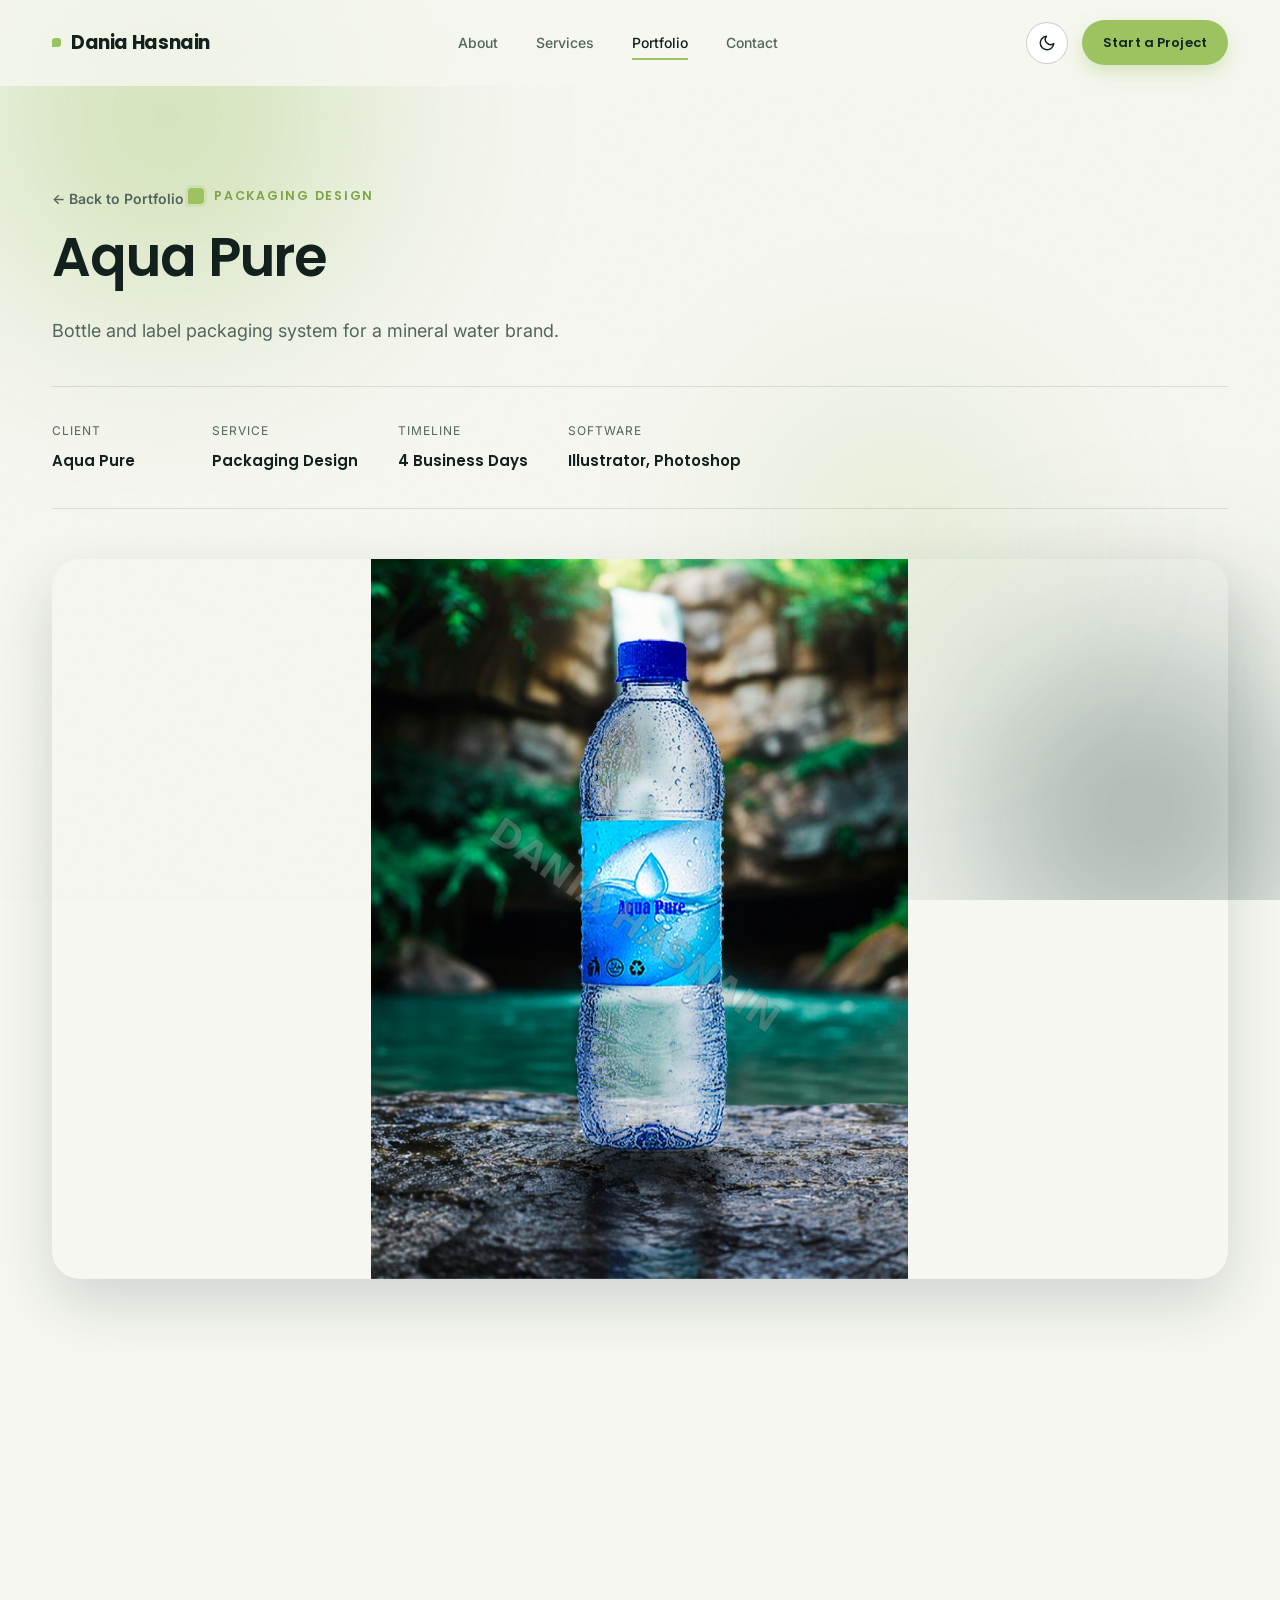
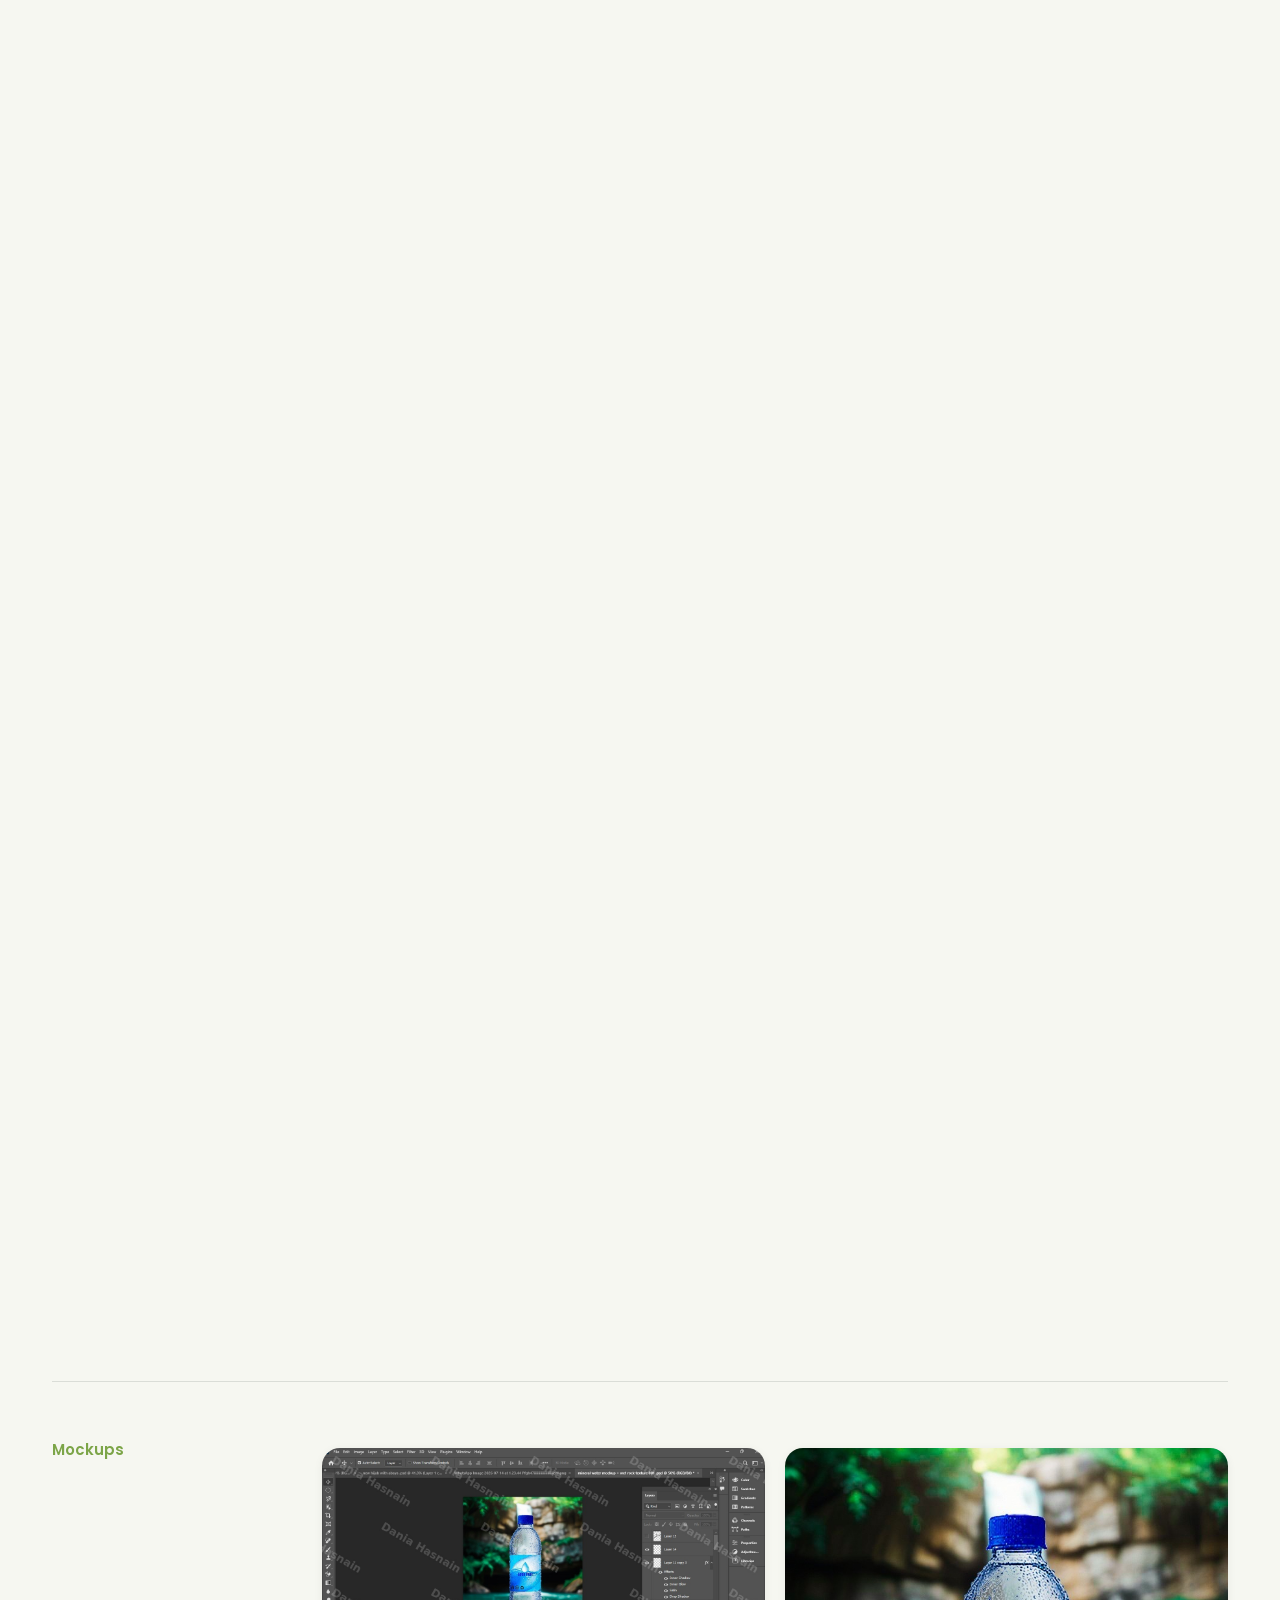
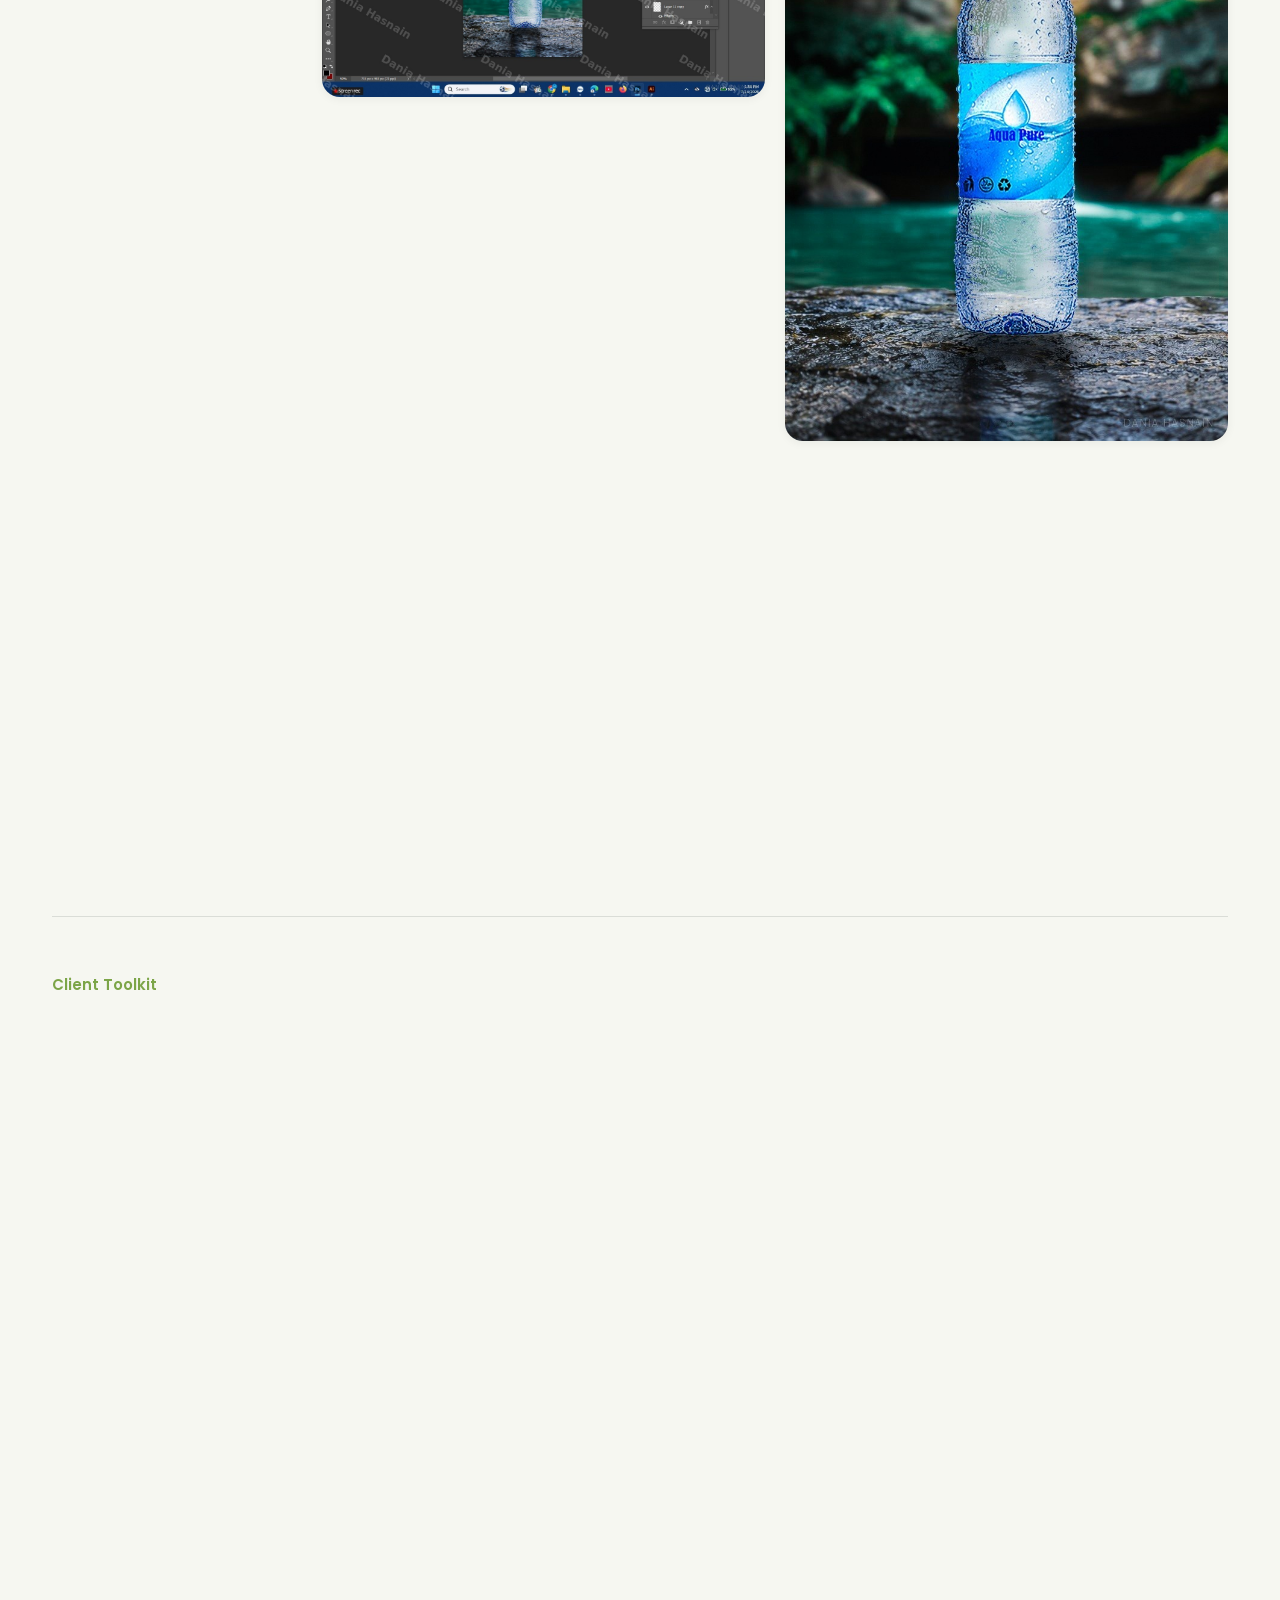
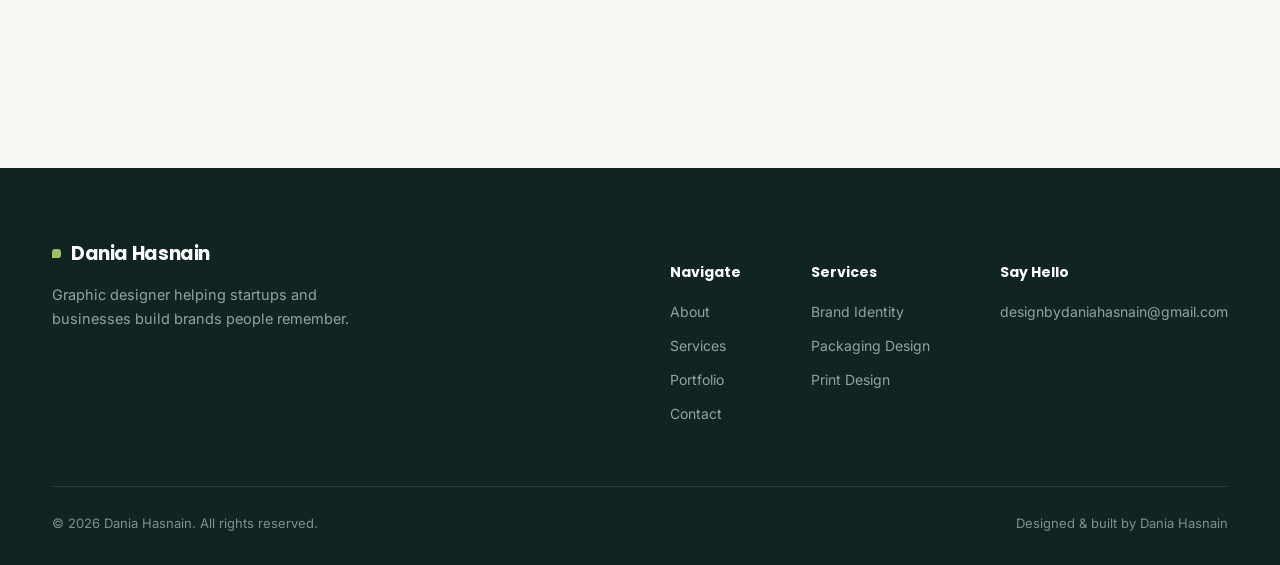
<file: projects/aquapure.html>
<!DOCTYPE html>
<html lang="en">
<head>
<meta charset="UTF-8">
<script>(function(){try{var t=localStorage.getItem('dh-theme')||(window.matchMedia('(prefers-color-scheme: dark)').matches?'dark':'light');document.documentElement.setAttribute('data-theme',t);if(sessionStorage.getItem('dh-intro-shown')){document.documentElement.setAttribute('data-intro-seen','');}if(location.hash){document.documentElement.style.scrollBehavior='auto';}}catch(e){}})();</script>
<meta name="viewport" content="width=device-width, initial-scale=1.0">
<title>Aqua Pure | Dania Hasnain — Graphic Designer</title>
<meta name="description" content="Packaging design case study for Aqua Pure — mineral water bottle label and packaging system.">
<link rel="canonical" href="https://www.daniahasnain.com/projects/aquapure.html">
<meta property="og:title" content="Aqua Pure — Case Study | Dania Hasnain">
<meta property="og:description" content="Packaging design case study for Aqua Pure — mineral water bottle label and packaging system.">
<meta property="og:type" content="article">
<meta property="og:url" content="https://www.daniahasnain.com/projects/aquapure.html">
<meta property="og:site_name" content="Dania Hasnain">
<meta property="og:image" content="https://www.daniahasnain.com/assets/img/aquapure-1.png">
<meta name="twitter:card" content="summary_large_image">
<meta name="twitter:title" content="Aqua Pure — Case Study | Dania Hasnain">
<meta name="twitter:description" content="Packaging design case study for Aqua Pure — mineral water bottle label and packaging system.">
<meta name="twitter:image" content="https://www.daniahasnain.com/assets/img/aquapure-1.png">
<link rel="icon" href="/favicon.ico" sizes="any">
<link rel="icon" type="image/png" sizes="32x32" href="../assets/img/favicon-32.png">
<link rel="icon" type="image/png" sizes="16x16" href="../assets/img/favicon-16.png">
<link rel="apple-touch-icon" href="/apple-touch-icon.png">
<link rel="manifest" href="/site.webmanifest">
<meta name="theme-color" content="#0f140f">
<link rel="preconnect" href="https://fonts.googleapis.com">
<link href="https://fonts.googleapis.com/css2?family=Poppins:wght@400;500;600;700&family=Inter:wght@400;500;600&display=swap" rel="stylesheet">
<link rel="stylesheet" href="../css/style.css">
</head>
<body>
<div id="site-preloader" aria-hidden="true">
  <div class="pl-mark">D<em>H</em></div>
  <div class="pl-name">Dania Hasnain</div>
  <div class="pl-line"></div>
</div>
<a class="skip-link" href="#main-content">Skip to main content</a>
<div class="ambient-bg" aria-hidden="true"><span class="ambient-blob a"></span><span class="ambient-blob b"></span><span class="ambient-blob c"></span></div>

<header class="site-header">
  <div class="header-inner">
    <a href="../index.html" class="logo"><span class="dot"></span>Dania Hasnain</a>
    <nav class="nav-links">
      <a href="../index.html#about">About</a>
      <a href="../index.html#services">Services</a>
      <a href="../index.html#portfolio" class="active">Portfolio</a>
      <a href="../index.html#contact">Contact</a>
    </nav>
    <div class="header-actions">
      <button class="theme-toggle" aria-label="Toggle dark mode">
        <svg class="icon-moon" viewBox="0 0 24 24" fill="none" stroke-width="2" stroke-linecap="round" stroke-linejoin="round"><path d="M21 12.79A9 9 0 1 1 11.21 3 7 7 0 0 0 21 12.79z"/></svg>
        <svg class="icon-sun" viewBox="0 0 24 24" fill="none" stroke-width="2" stroke-linecap="round" stroke-linejoin="round"><circle cx="12" cy="12" r="4"/><path d="M12 2v2M12 20v2M4.93 4.93l1.41 1.41M17.66 17.66l1.41 1.41M2 12h2M20 12h2M6.34 17.66l-1.41 1.41M19.07 4.93l-1.41 1.41"/></svg>
      </button>
      <a href="../index.html#contact" class="btn btn-primary btn-sm">Start a Project</a>
      <button class="nav-toggle" aria-label="Open menu"><span></span><span></span><span></span></button>
    </div>
  </div>
</header>

<main id="main-content">
  <section class="case-hero">
    <div class="container">
      <a href="../index.html#portfolio" class="back-link">&larr; Back to Portfolio</a>
      <p class="eyebrow" id="cs-eyebrow" style="margin-top:26px;"><span class="swatch"></span><span id="cs-category">Loading&hellip;</span></p>
      <div class="case-title-row" id="cs-title-row">
        <h1 id="cs-title" style="font-size:clamp(32px,5vw,54px); max-width:820px;">&nbsp;</h1>
      </div>
      <p class="lead" id="cs-lead" style="color:var(--muted); font-size:18px; max-width:640px;"></p>
      <div class="case-meta" id="cs-meta"></div>
    </div>
  </section>

  <div class="container">
    <div class="case-cover"><img id="cs-cover-img" src="" alt=""></div>
  </div>

  <div class="container" id="cs-blocks"></div>

  <div class="container">
    <div class="case-nav" id="cs-nav"></div>
  </div>
</main>

<footer class="site-footer">
  <div class="container">
    <div class="footer-top">
      <div class="footer-brand">
        <a href="../index.html" class="logo"><span class="dot"></span>Dania Hasnain</a>
        <p>Graphic designer helping startups and businesses build brands people remember.</p>
      </div>
      <div class="footer-cols">
        <div class="footer-col">
          <h5>Navigate</h5>
          <a href="../index.html#about">About</a>
          <a href="../index.html#services">Services</a>
          <a href="../index.html#portfolio">Portfolio</a>
          <a href="../index.html#contact">Contact</a>
        </div>
        <div class="footer-col">
          <h5>Services</h5>
          <a href="../index.html#services">Brand Identity</a>
          <a href="../index.html#services">Packaging Design</a>
          <a href="../index.html#services">Print Design</a>
        </div>
        <div class="footer-col">
          <h5>Say Hello</h5>
          <a href="mailto:designbydaniahasnain@gmail.com">designbydaniahasnain@gmail.com</a>
        </div>
      </div>
    </div>
    <div class="footer-bottom">
      <span>© 2026 Dania Hasnain. All rights reserved.</span>
      <span>Designed &amp; built by Dania Hasnain</span>
    </div>
  </div>
</footer>

<script>window.PROJECT_SLUG = 'aquapure';</script>
<script src="../content/projects-data.js"></script>
<script src="../js/main.js"></script>
<script src="../js/case-study.js"></script>
</body>
</html>
</file>
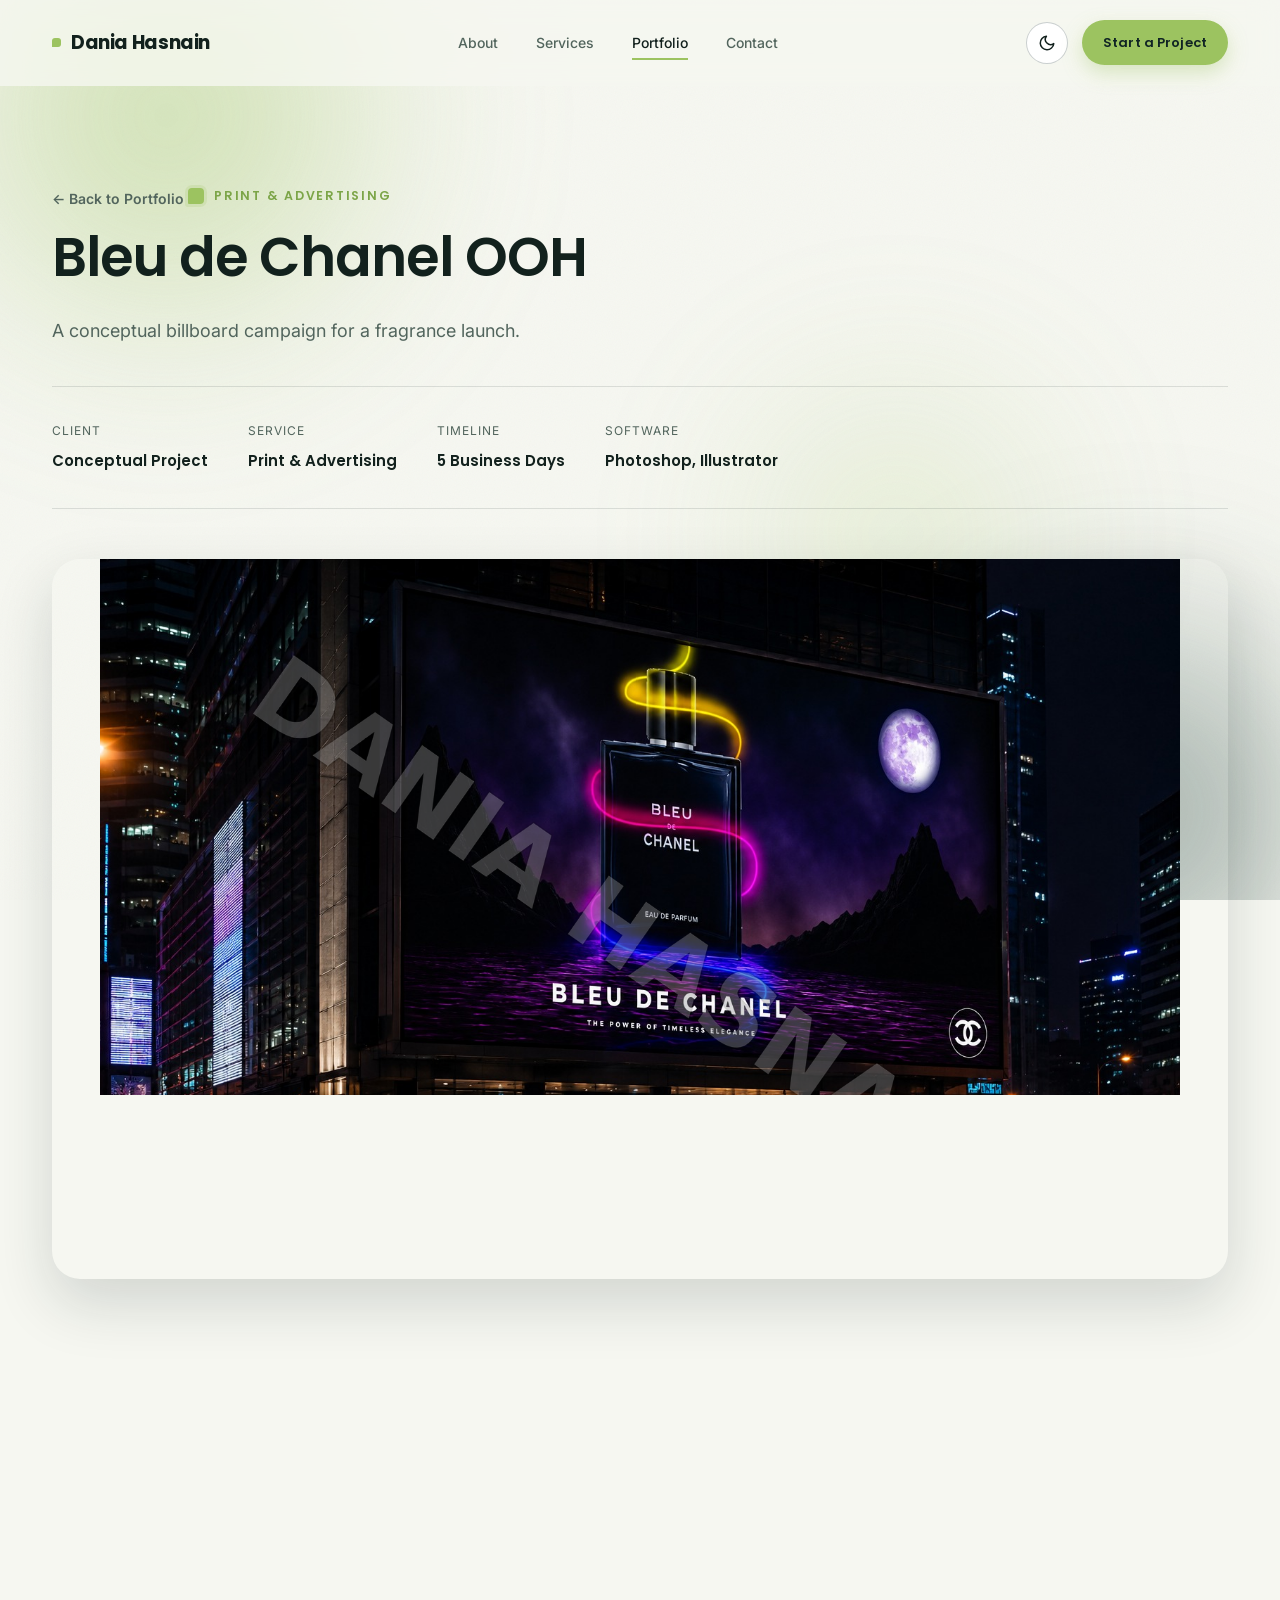
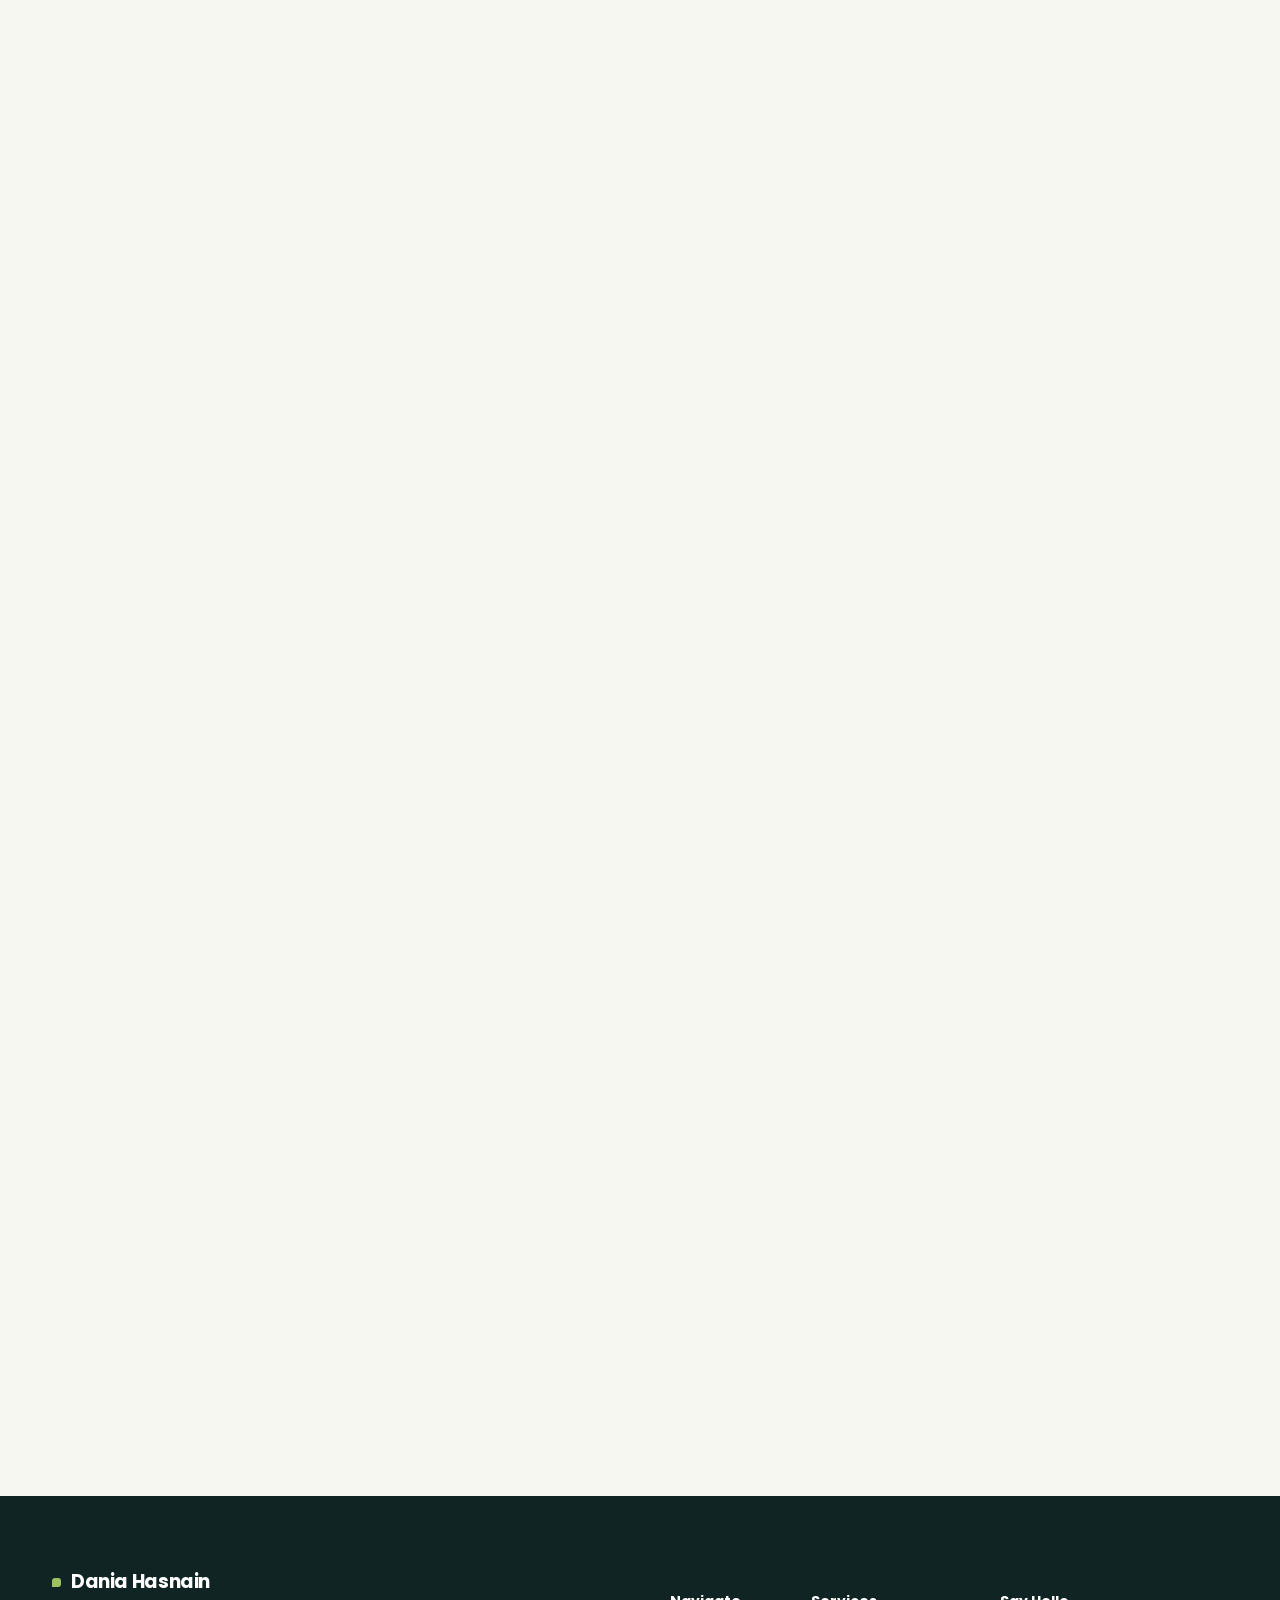
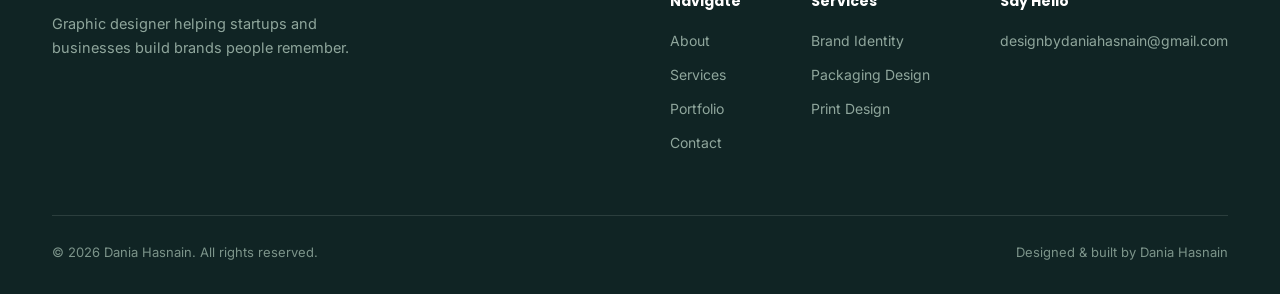
<file: projects/chanel.html>
<!DOCTYPE html>
<html lang="en">
<head>
<meta charset="UTF-8">
<script>(function(){try{var t=localStorage.getItem('dh-theme')||(window.matchMedia('(prefers-color-scheme: dark)').matches?'dark':'light');document.documentElement.setAttribute('data-theme',t);if(sessionStorage.getItem('dh-intro-shown')){document.documentElement.setAttribute('data-intro-seen','');}if(location.hash){document.documentElement.style.scrollBehavior='auto';}}catch(e){}})();</script>
<meta name="viewport" content="width=device-width, initial-scale=1.0">
<title>Bleu de Chanel OOH | Dania Hasnain — Graphic Designer</title>
<meta name="description" content="Conceptual billboard advertising design case study for a fragrance campaign, exploring mood-driven out-of-home advertising.">
<link rel="canonical" href="https://www.daniahasnain.com/projects/chanel.html">
<meta property="og:title" content="Bleu de Chanel OOH — Case Study | Dania Hasnain">
<meta property="og:description" content="Conceptual billboard advertising design case study for a fragrance campaign, exploring mood-driven out-of-home advertising.">
<meta property="og:type" content="article">
<meta property="og:url" content="https://www.daniahasnain.com/projects/chanel.html">
<meta property="og:site_name" content="Dania Hasnain">
<meta property="og:image" content="https://www.daniahasnain.com/assets/img/chanel-1.png">
<meta name="twitter:card" content="summary_large_image">
<meta name="twitter:title" content="Bleu de Chanel OOH — Case Study | Dania Hasnain">
<meta name="twitter:description" content="Conceptual billboard advertising design case study for a fragrance campaign, exploring mood-driven out-of-home advertising.">
<meta name="twitter:image" content="https://www.daniahasnain.com/assets/img/chanel-1.png">
<link rel="icon" href="/favicon.ico" sizes="any">
<link rel="icon" type="image/png" sizes="32x32" href="../assets/img/favicon-32.png">
<link rel="icon" type="image/png" sizes="16x16" href="../assets/img/favicon-16.png">
<link rel="apple-touch-icon" href="/apple-touch-icon.png">
<link rel="manifest" href="/site.webmanifest">
<meta name="theme-color" content="#0f140f">
<link rel="preconnect" href="https://fonts.googleapis.com">
<link href="https://fonts.googleapis.com/css2?family=Poppins:wght@400;500;600;700&family=Inter:wght@400;500;600&display=swap" rel="stylesheet">
<link rel="stylesheet" href="../css/style.css">
</head>
<body>
<div id="site-preloader" aria-hidden="true">
  <div class="pl-mark">D<em>H</em></div>
  <div class="pl-name">Dania Hasnain</div>
  <div class="pl-line"></div>
</div>
<a class="skip-link" href="#main-content">Skip to main content</a>
<div class="ambient-bg" aria-hidden="true"><span class="ambient-blob a"></span><span class="ambient-blob b"></span><span class="ambient-blob c"></span></div>

<header class="site-header">
  <div class="header-inner">
    <a href="../index.html" class="logo"><span class="dot"></span>Dania Hasnain</a>
    <nav class="nav-links">
      <a href="../index.html#about">About</a>
      <a href="../index.html#services">Services</a>
      <a href="../index.html#portfolio" class="active">Portfolio</a>
      <a href="../index.html#contact">Contact</a>
    </nav>
    <div class="header-actions">
      <button class="theme-toggle" aria-label="Toggle dark mode">
        <svg class="icon-moon" viewBox="0 0 24 24" fill="none" stroke-width="2" stroke-linecap="round" stroke-linejoin="round"><path d="M21 12.79A9 9 0 1 1 11.21 3 7 7 0 0 0 21 12.79z"/></svg>
        <svg class="icon-sun" viewBox="0 0 24 24" fill="none" stroke-width="2" stroke-linecap="round" stroke-linejoin="round"><circle cx="12" cy="12" r="4"/><path d="M12 2v2M12 20v2M4.93 4.93l1.41 1.41M17.66 17.66l1.41 1.41M2 12h2M20 12h2M6.34 17.66l-1.41 1.41M19.07 4.93l-1.41 1.41"/></svg>
      </button>
      <a href="../index.html#contact" class="btn btn-primary btn-sm">Start a Project</a>
      <button class="nav-toggle" aria-label="Open menu"><span></span><span></span><span></span></button>
    </div>
  </div>
</header>

<main id="main-content">
  <section class="case-hero">
    <div class="container">
      <a href="../index.html#portfolio" class="back-link">&larr; Back to Portfolio</a>
      <p class="eyebrow" id="cs-eyebrow" style="margin-top:26px;"><span class="swatch"></span><span id="cs-category">Loading&hellip;</span></p>
      <div class="case-title-row" id="cs-title-row">
        <h1 id="cs-title" style="font-size:clamp(32px,5vw,54px); max-width:820px;">&nbsp;</h1>
      </div>
      <p class="lead" id="cs-lead" style="color:var(--muted); font-size:18px; max-width:640px;"></p>
      <div class="case-meta" id="cs-meta"></div>
    </div>
  </section>

  <div class="container">
    <div class="case-cover"><img id="cs-cover-img" src="" alt=""></div>
  </div>

  <div class="container" id="cs-blocks"></div>

  <div class="container">
    <div class="case-nav" id="cs-nav"></div>
  </div>
</main>

<footer class="site-footer">
  <div class="container">
    <div class="footer-top">
      <div class="footer-brand">
        <a href="../index.html" class="logo"><span class="dot"></span>Dania Hasnain</a>
        <p>Graphic designer helping startups and businesses build brands people remember.</p>
      </div>
      <div class="footer-cols">
        <div class="footer-col">
          <h5>Navigate</h5>
          <a href="../index.html#about">About</a>
          <a href="../index.html#services">Services</a>
          <a href="../index.html#portfolio">Portfolio</a>
          <a href="../index.html#contact">Contact</a>
        </div>
        <div class="footer-col">
          <h5>Services</h5>
          <a href="../index.html#services">Brand Identity</a>
          <a href="../index.html#services">Packaging Design</a>
          <a href="../index.html#services">Print Design</a>
        </div>
        <div class="footer-col">
          <h5>Say Hello</h5>
          <a href="mailto:designbydaniahasnain@gmail.com">designbydaniahasnain@gmail.com</a>
        </div>
      </div>
    </div>
    <div class="footer-bottom">
      <span>© 2026 Dania Hasnain. All rights reserved.</span>
      <span>Designed &amp; built by Dania Hasnain</span>
    </div>
  </div>
</footer>

<script>window.PROJECT_SLUG = 'chanel';</script>
<script src="../content/projects-data.js"></script>
<script src="../js/main.js"></script>
<script src="../js/case-study.js"></script>
</body>
</html>
</file>
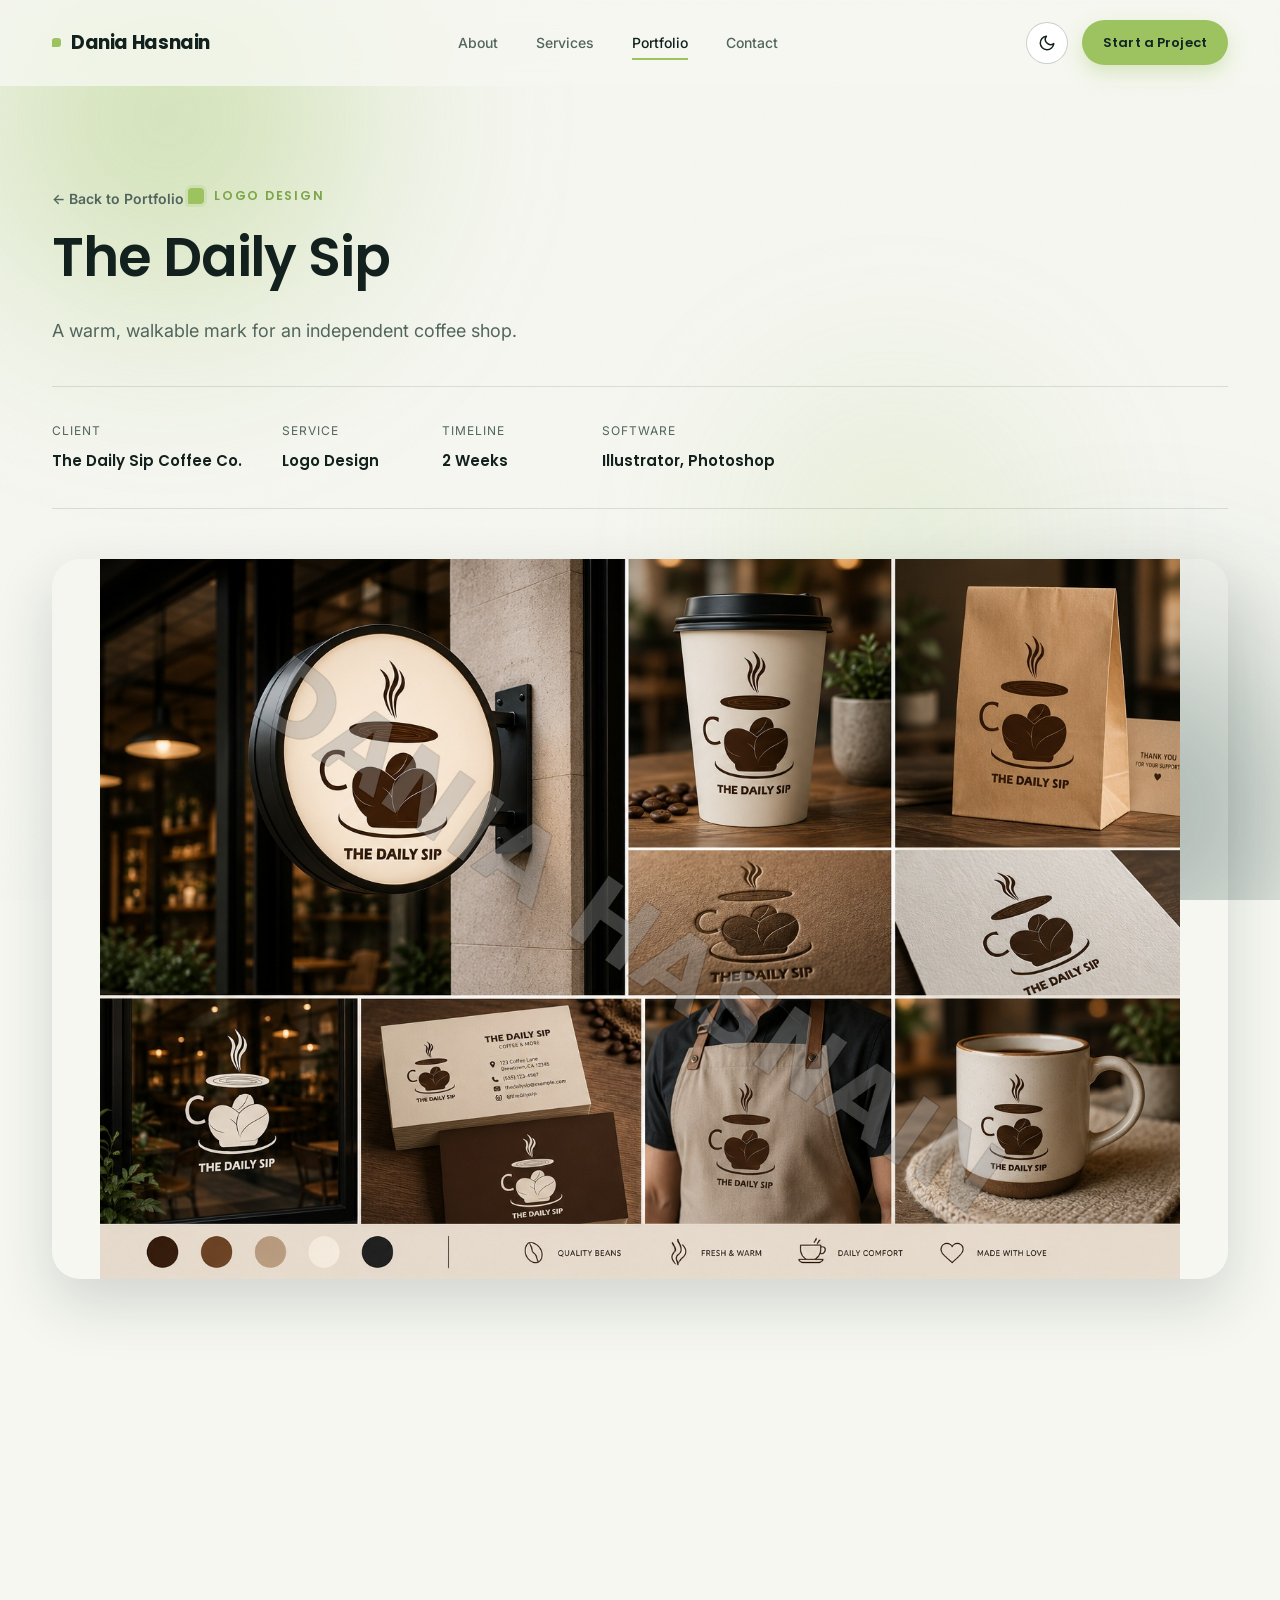
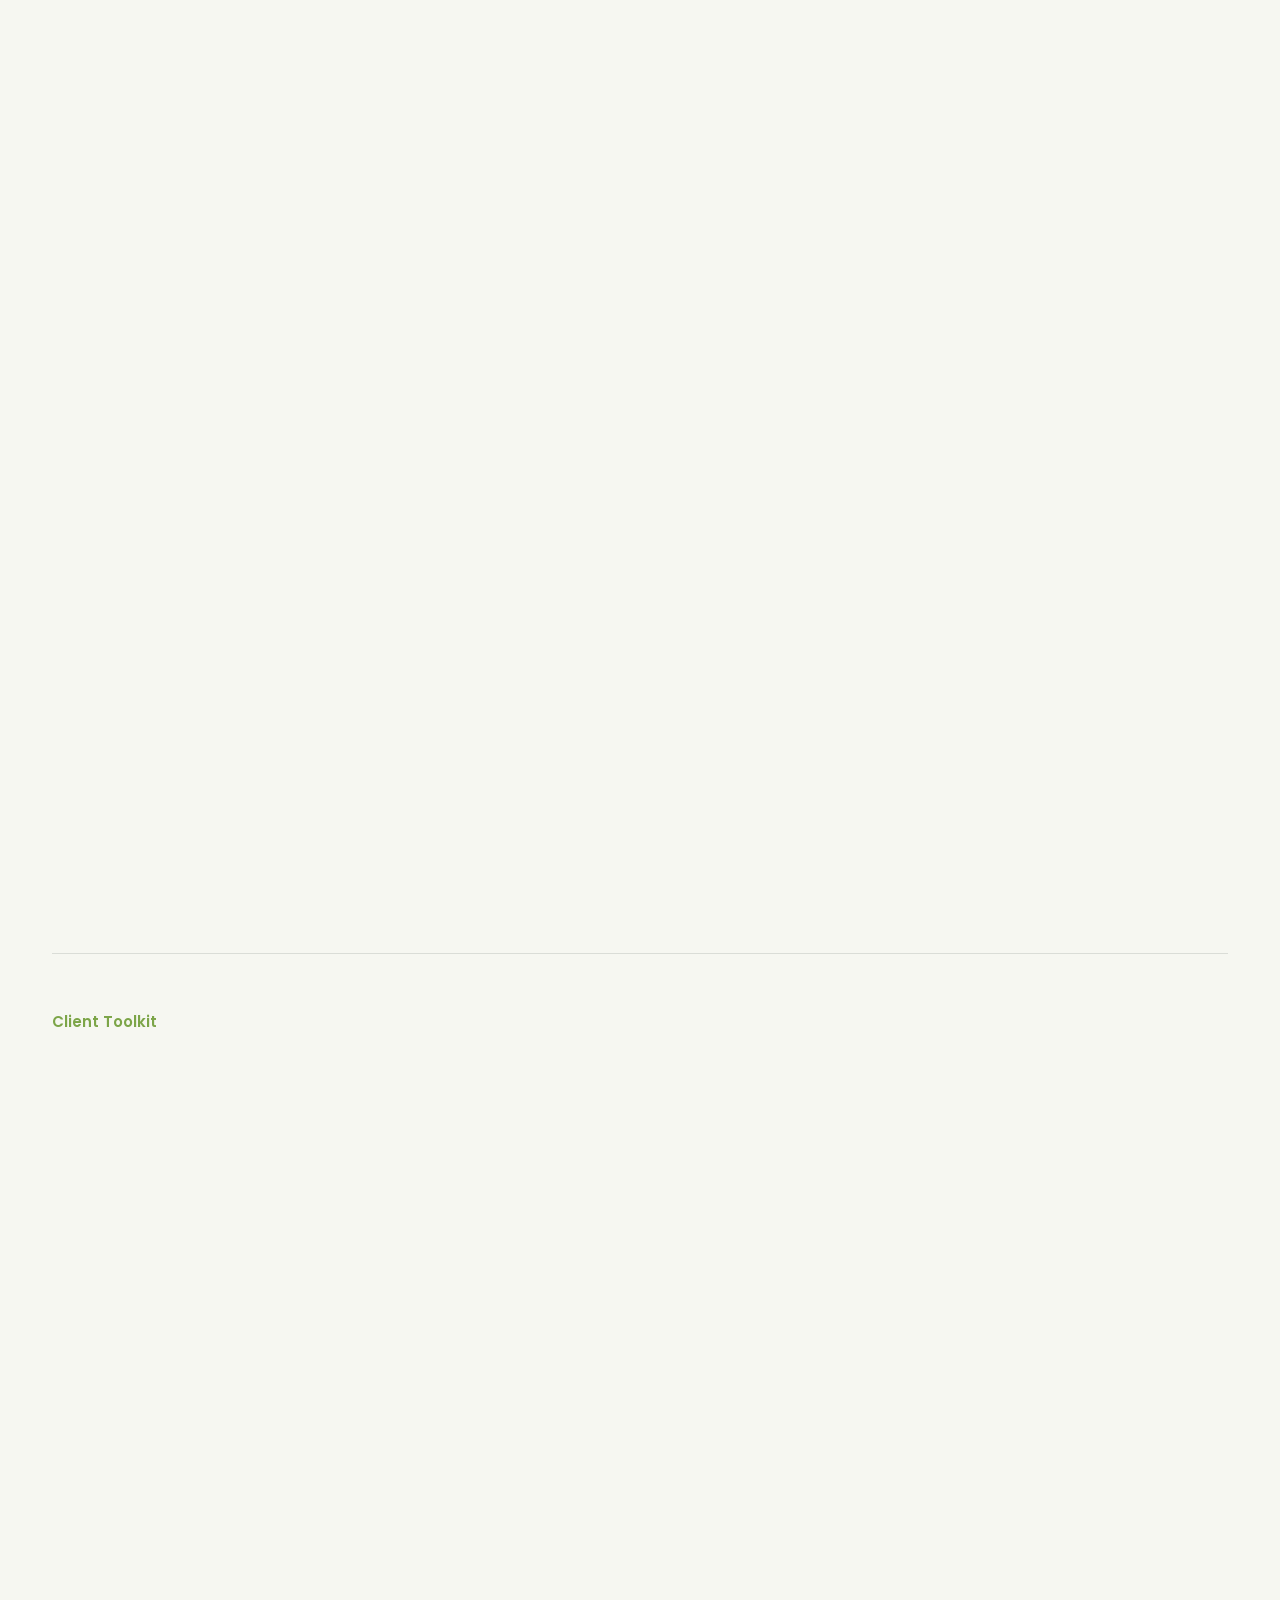
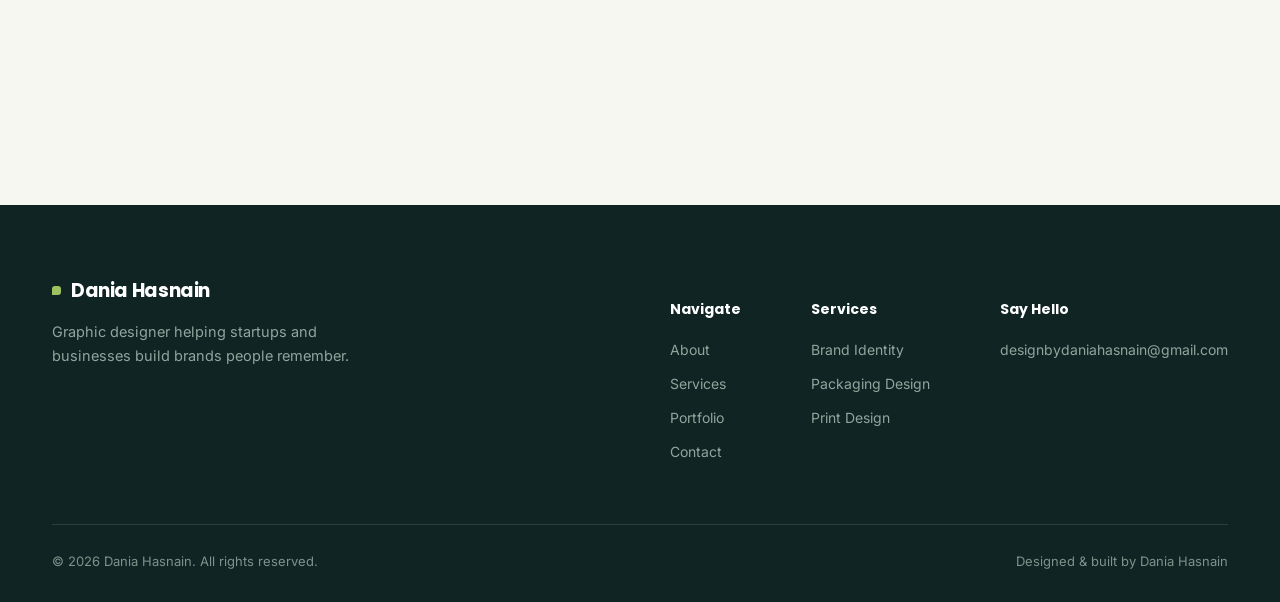
<file: projects/dailysip.html>
<!DOCTYPE html>
<html lang="en">
<head>
<meta charset="UTF-8">
<script>(function(){try{var t=localStorage.getItem('dh-theme')||(window.matchMedia('(prefers-color-scheme: dark)').matches?'dark':'light');document.documentElement.setAttribute('data-theme',t);if(sessionStorage.getItem('dh-intro-shown')){document.documentElement.setAttribute('data-intro-seen','');}if(location.hash){document.documentElement.style.scrollBehavior='auto';}}catch(e){}})();</script>
<meta name="viewport" content="width=device-width, initial-scale=1.0">
<title>The Daily Sip | Dania Hasnain — Graphic Designer</title>
<meta name="description" content="Full brand identity case study for The Daily Sip coffee shop — logo, business cards, packaging and signage.">
<link rel="canonical" href="https://www.daniahasnain.com/projects/dailysip.html">
<meta property="og:title" content="The Daily Sip — Case Study | Dania Hasnain">
<meta property="og:description" content="Full brand identity case study for The Daily Sip coffee shop — logo, business cards, packaging and signage.">
<meta property="og:type" content="article">
<meta property="og:url" content="https://www.daniahasnain.com/projects/dailysip.html">
<meta property="og:site_name" content="Dania Hasnain">
<meta property="og:image" content="https://www.daniahasnain.com/assets/img/dailysip-1.png">
<meta name="twitter:card" content="summary_large_image">
<meta name="twitter:title" content="The Daily Sip — Case Study | Dania Hasnain">
<meta name="twitter:description" content="Full brand identity case study for The Daily Sip coffee shop — logo, business cards, packaging and signage.">
<meta name="twitter:image" content="https://www.daniahasnain.com/assets/img/dailysip-1.png">
<link rel="icon" href="/favicon.ico" sizes="any">
<link rel="icon" type="image/png" sizes="32x32" href="../assets/img/favicon-32.png">
<link rel="icon" type="image/png" sizes="16x16" href="../assets/img/favicon-16.png">
<link rel="apple-touch-icon" href="/apple-touch-icon.png">
<link rel="manifest" href="/site.webmanifest">
<meta name="theme-color" content="#0f140f">
<link rel="preconnect" href="https://fonts.googleapis.com">
<link href="https://fonts.googleapis.com/css2?family=Poppins:wght@400;500;600;700&family=Inter:wght@400;500;600&display=swap" rel="stylesheet">
<link rel="stylesheet" href="../css/style.css">
</head>
<body>
<div id="site-preloader" aria-hidden="true">
  <div class="pl-mark">D<em>H</em></div>
  <div class="pl-name">Dania Hasnain</div>
  <div class="pl-line"></div>
</div>
<a class="skip-link" href="#main-content">Skip to main content</a>
<div class="ambient-bg" aria-hidden="true"><span class="ambient-blob a"></span><span class="ambient-blob b"></span><span class="ambient-blob c"></span></div>

<header class="site-header">
  <div class="header-inner">
    <a href="../index.html" class="logo"><span class="dot"></span>Dania Hasnain</a>
    <nav class="nav-links">
      <a href="../index.html#about">About</a>
      <a href="../index.html#services">Services</a>
      <a href="../index.html#portfolio" class="active">Portfolio</a>
      <a href="../index.html#contact">Contact</a>
    </nav>
    <div class="header-actions">
      <button class="theme-toggle" aria-label="Toggle dark mode">
        <svg class="icon-moon" viewBox="0 0 24 24" fill="none" stroke-width="2" stroke-linecap="round" stroke-linejoin="round"><path d="M21 12.79A9 9 0 1 1 11.21 3 7 7 0 0 0 21 12.79z"/></svg>
        <svg class="icon-sun" viewBox="0 0 24 24" fill="none" stroke-width="2" stroke-linecap="round" stroke-linejoin="round"><circle cx="12" cy="12" r="4"/><path d="M12 2v2M12 20v2M4.93 4.93l1.41 1.41M17.66 17.66l1.41 1.41M2 12h2M20 12h2M6.34 17.66l-1.41 1.41M19.07 4.93l-1.41 1.41"/></svg>
      </button>
      <a href="../index.html#contact" class="btn btn-primary btn-sm">Start a Project</a>
      <button class="nav-toggle" aria-label="Open menu"><span></span><span></span><span></span></button>
    </div>
  </div>
</header>

<main id="main-content">
  <section class="case-hero">
    <div class="container">
      <a href="../index.html#portfolio" class="back-link">&larr; Back to Portfolio</a>
      <p class="eyebrow" id="cs-eyebrow" style="margin-top:26px;"><span class="swatch"></span><span id="cs-category">Loading&hellip;</span></p>
      <div class="case-title-row" id="cs-title-row">
        <h1 id="cs-title" style="font-size:clamp(32px,5vw,54px); max-width:820px;">&nbsp;</h1>
      </div>
      <p class="lead" id="cs-lead" style="color:var(--muted); font-size:18px; max-width:640px;"></p>
      <div class="case-meta" id="cs-meta"></div>
    </div>
  </section>

  <div class="container">
    <div class="case-cover"><img id="cs-cover-img" src="" alt=""></div>
  </div>

  <div class="container" id="cs-blocks"></div>

  <div class="container">
    <div class="case-nav" id="cs-nav"></div>
  </div>
</main>

<footer class="site-footer">
  <div class="container">
    <div class="footer-top">
      <div class="footer-brand">
        <a href="../index.html" class="logo"><span class="dot"></span>Dania Hasnain</a>
        <p>Graphic designer helping startups and businesses build brands people remember.</p>
      </div>
      <div class="footer-cols">
        <div class="footer-col">
          <h5>Navigate</h5>
          <a href="../index.html#about">About</a>
          <a href="../index.html#services">Services</a>
          <a href="../index.html#portfolio">Portfolio</a>
          <a href="../index.html#contact">Contact</a>
        </div>
        <div class="footer-col">
          <h5>Services</h5>
          <a href="../index.html#services">Brand Identity</a>
          <a href="../index.html#services">Packaging Design</a>
          <a href="../index.html#services">Print Design</a>
        </div>
        <div class="footer-col">
          <h5>Say Hello</h5>
          <a href="mailto:designbydaniahasnain@gmail.com">designbydaniahasnain@gmail.com</a>
        </div>
      </div>
    </div>
    <div class="footer-bottom">
      <span>© 2026 Dania Hasnain. All rights reserved.</span>
      <span>Designed &amp; built by Dania Hasnain</span>
    </div>
  </div>
</footer>

<script>window.PROJECT_SLUG = 'dailysip';</script>
<script src="../content/projects-data.js"></script>
<script src="../js/main.js"></script>
<script src="../js/case-study.js"></script>
</body>
</html>
</file>
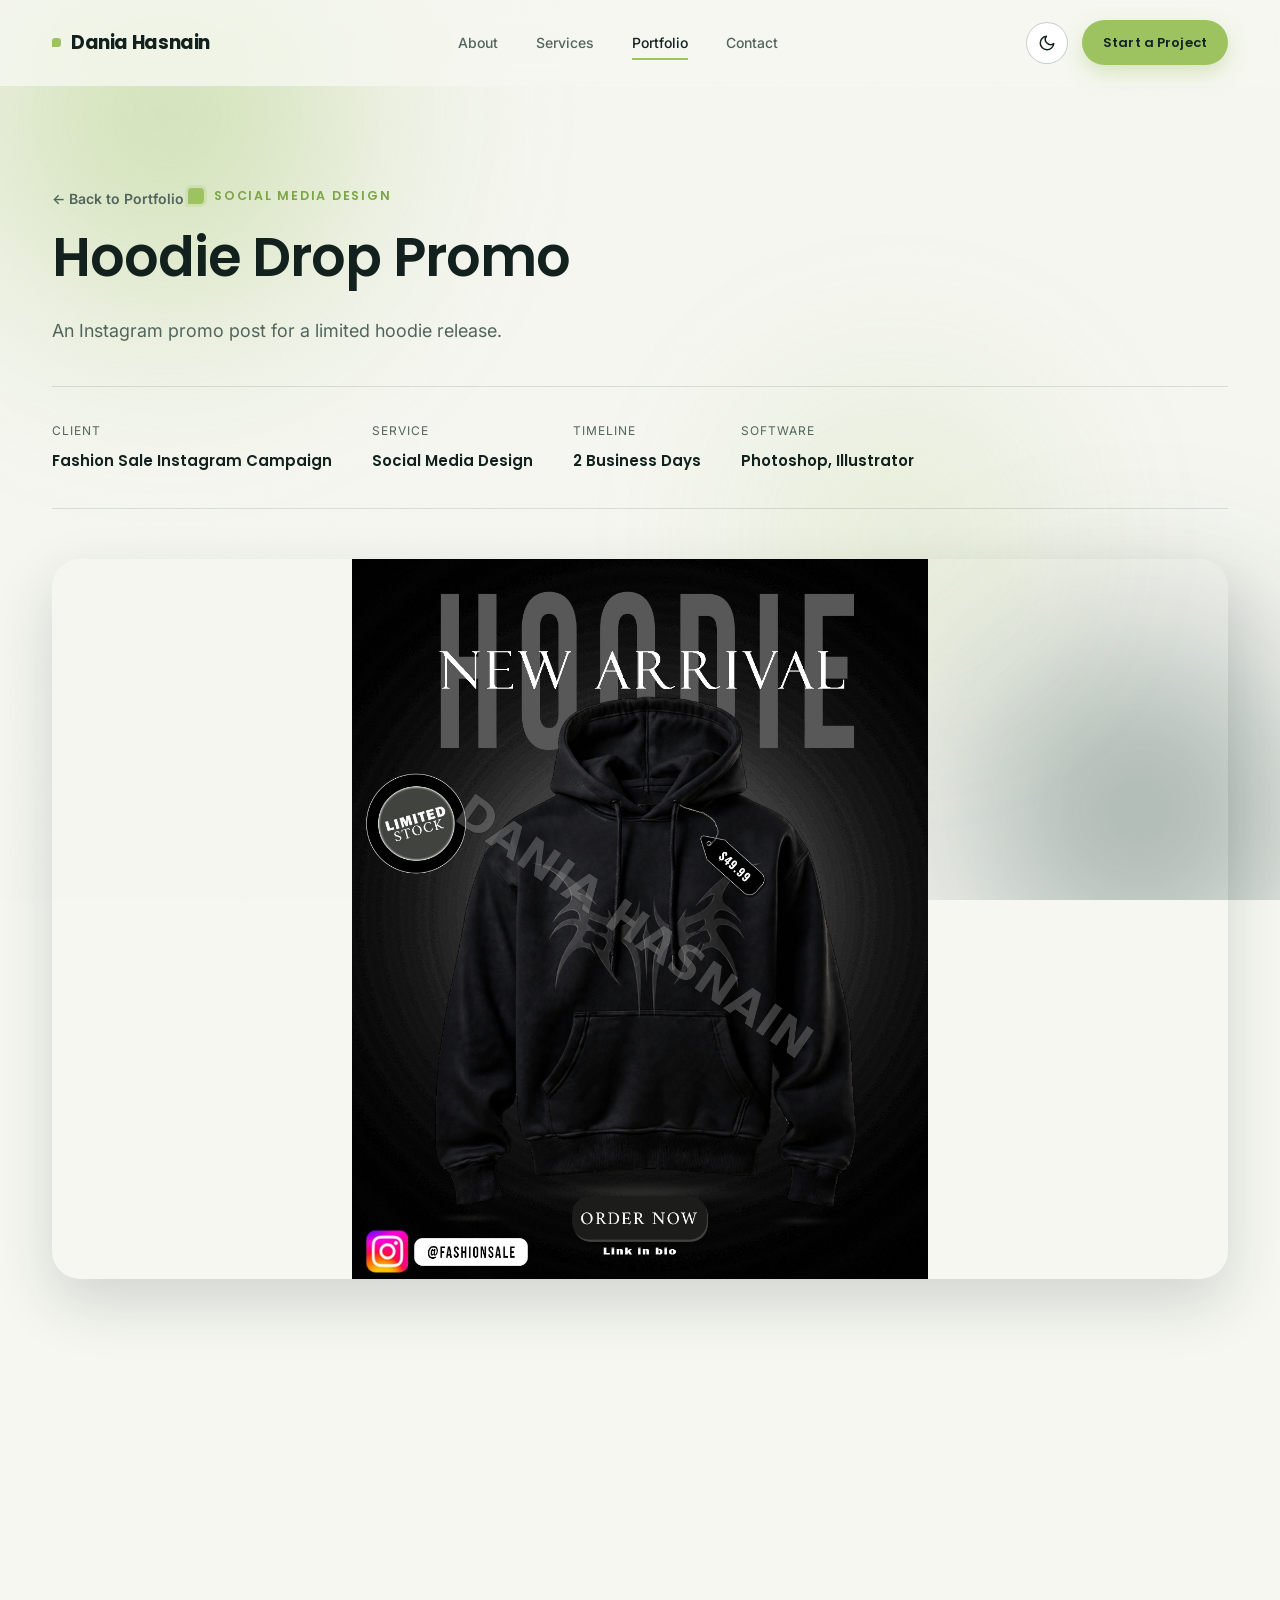
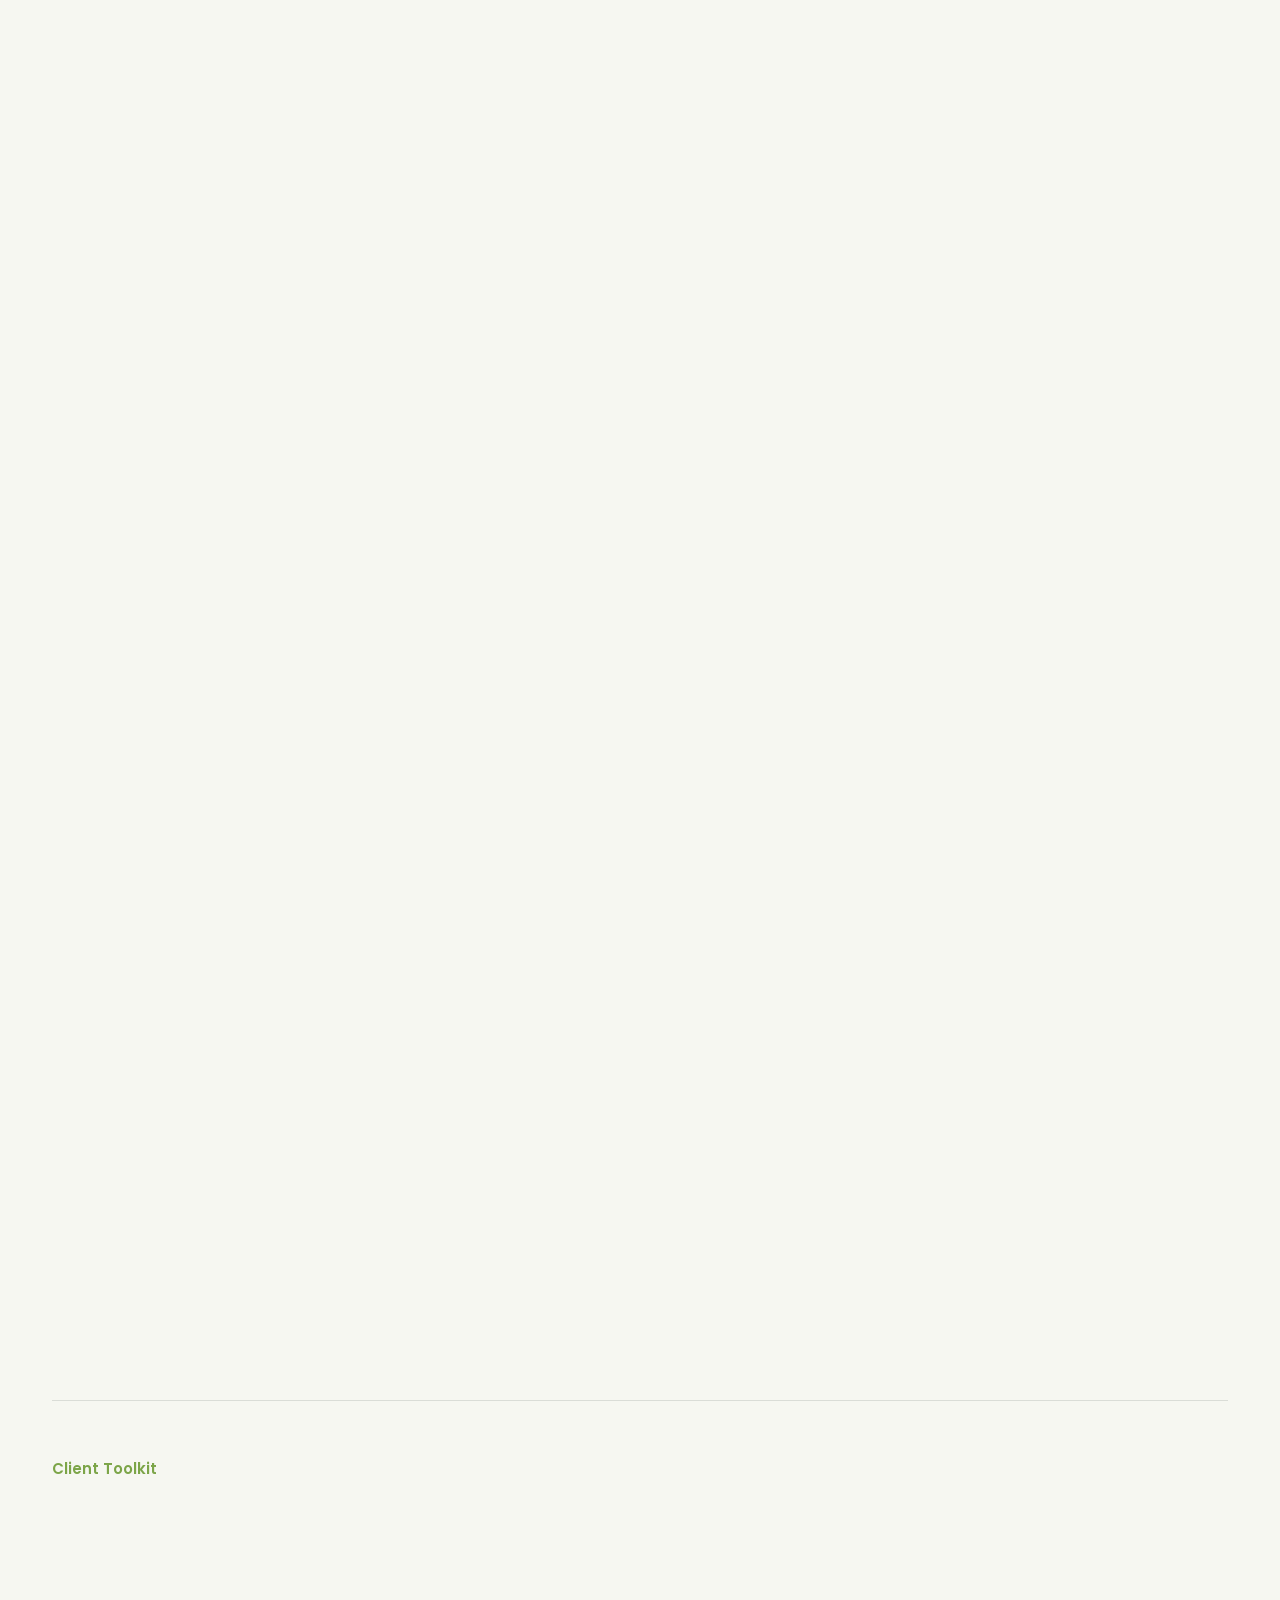
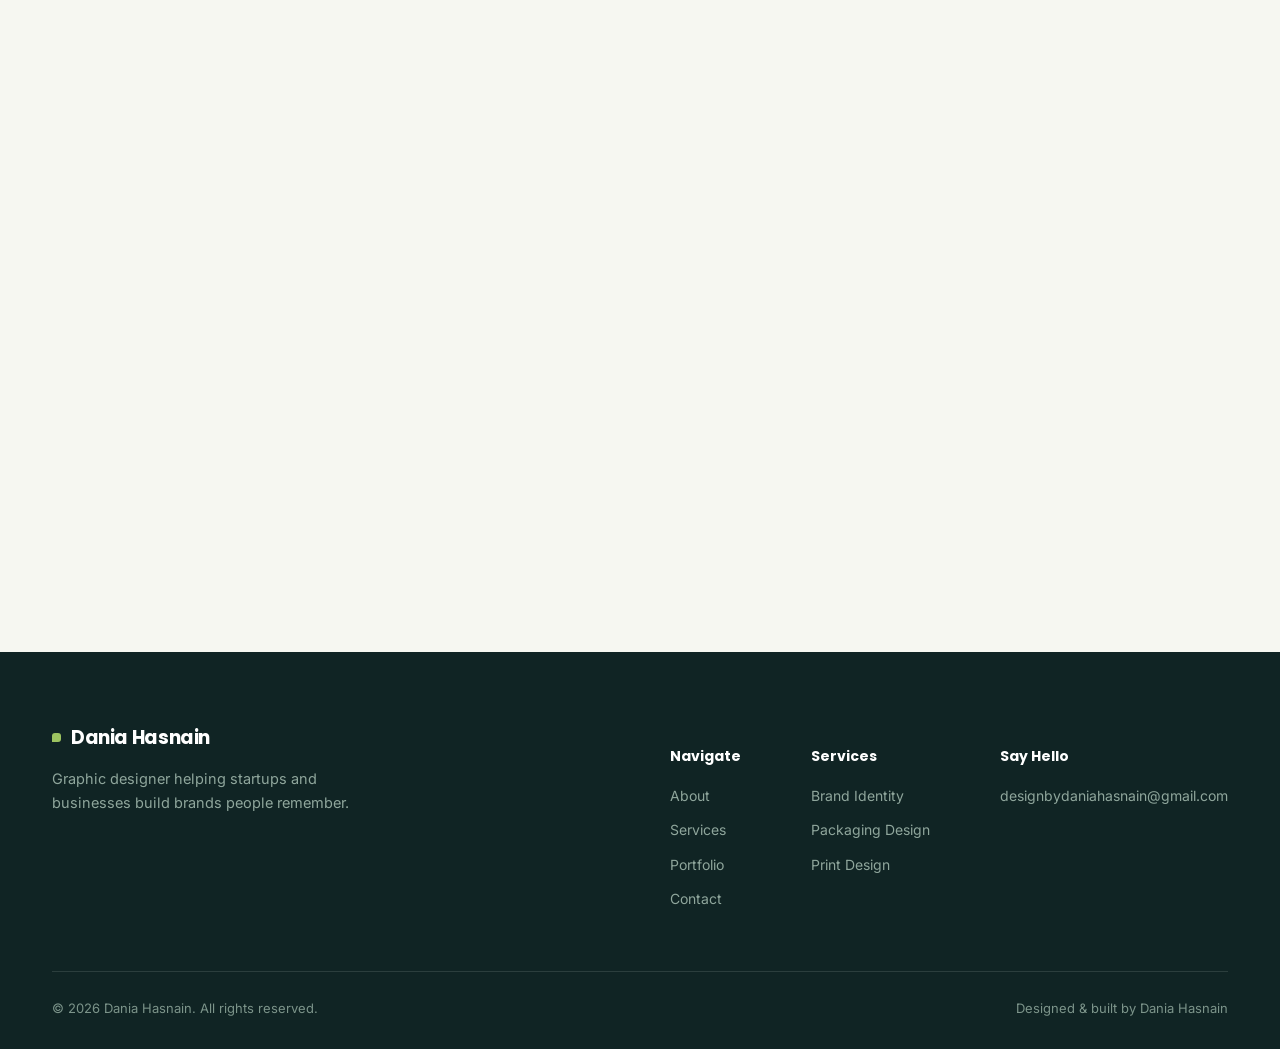
<file: projects/fashionsale.html>
<!DOCTYPE html>
<html lang="en">
<head>
<meta charset="UTF-8">
<script>(function(){try{var t=localStorage.getItem('dh-theme')||(window.matchMedia('(prefers-color-scheme: dark)').matches?'dark':'light');document.documentElement.setAttribute('data-theme',t);if(sessionStorage.getItem('dh-intro-shown')){document.documentElement.setAttribute('data-intro-seen','');}if(location.hash){document.documentElement.style.scrollBehavior='auto';}}catch(e){}})();</script>
<meta name="viewport" content="width=device-width, initial-scale=1.0">
<title>Hoodie Drop Promo | Dania Hasnain — Graphic Designer</title>
<meta name="description" content="Social media promotional post design case study for a limited streetwear hoodie drop.">
<link rel="canonical" href="https://www.daniahasnain.com/projects/fashionsale.html">
<meta property="og:title" content="Hoodie Drop Promo — Case Study | Dania Hasnain">
<meta property="og:description" content="Social media promotional post design case study for a limited streetwear hoodie drop.">
<meta property="og:type" content="article">
<meta property="og:url" content="https://www.daniahasnain.com/projects/fashionsale.html">
<meta property="og:site_name" content="Dania Hasnain">
<meta property="og:image" content="https://www.daniahasnain.com/assets/img/fashionsale-1.png">
<meta name="twitter:card" content="summary_large_image">
<meta name="twitter:title" content="Hoodie Drop Promo — Case Study | Dania Hasnain">
<meta name="twitter:description" content="Social media promotional post design case study for a limited streetwear hoodie drop.">
<meta name="twitter:image" content="https://www.daniahasnain.com/assets/img/fashionsale-1.png">
<link rel="icon" href="/favicon.ico" sizes="any">
<link rel="icon" type="image/png" sizes="32x32" href="../assets/img/favicon-32.png">
<link rel="icon" type="image/png" sizes="16x16" href="../assets/img/favicon-16.png">
<link rel="apple-touch-icon" href="/apple-touch-icon.png">
<link rel="manifest" href="/site.webmanifest">
<meta name="theme-color" content="#0f140f">
<link rel="preconnect" href="https://fonts.googleapis.com">
<link href="https://fonts.googleapis.com/css2?family=Poppins:wght@400;500;600;700&family=Inter:wght@400;500;600&display=swap" rel="stylesheet">
<link rel="stylesheet" href="../css/style.css">
</head>
<body>
<div id="site-preloader" aria-hidden="true">
  <div class="pl-mark">D<em>H</em></div>
  <div class="pl-name">Dania Hasnain</div>
  <div class="pl-line"></div>
</div>
<a class="skip-link" href="#main-content">Skip to main content</a>
<div class="ambient-bg" aria-hidden="true"><span class="ambient-blob a"></span><span class="ambient-blob b"></span><span class="ambient-blob c"></span></div>

<header class="site-header">
  <div class="header-inner">
    <a href="../index.html" class="logo"><span class="dot"></span>Dania Hasnain</a>
    <nav class="nav-links">
      <a href="../index.html#about">About</a>
      <a href="../index.html#services">Services</a>
      <a href="../index.html#portfolio" class="active">Portfolio</a>
      <a href="../index.html#contact">Contact</a>
    </nav>
    <div class="header-actions">
      <button class="theme-toggle" aria-label="Toggle dark mode">
        <svg class="icon-moon" viewBox="0 0 24 24" fill="none" stroke-width="2" stroke-linecap="round" stroke-linejoin="round"><path d="M21 12.79A9 9 0 1 1 11.21 3 7 7 0 0 0 21 12.79z"/></svg>
        <svg class="icon-sun" viewBox="0 0 24 24" fill="none" stroke-width="2" stroke-linecap="round" stroke-linejoin="round"><circle cx="12" cy="12" r="4"/><path d="M12 2v2M12 20v2M4.93 4.93l1.41 1.41M17.66 17.66l1.41 1.41M2 12h2M20 12h2M6.34 17.66l-1.41 1.41M19.07 4.93l-1.41 1.41"/></svg>
      </button>
      <a href="../index.html#contact" class="btn btn-primary btn-sm">Start a Project</a>
      <button class="nav-toggle" aria-label="Open menu"><span></span><span></span><span></span></button>
    </div>
  </div>
</header>

<main id="main-content">
  <section class="case-hero">
    <div class="container">
      <a href="../index.html#portfolio" class="back-link">&larr; Back to Portfolio</a>
      <p class="eyebrow" id="cs-eyebrow" style="margin-top:26px;"><span class="swatch"></span><span id="cs-category">Loading&hellip;</span></p>
      <div class="case-title-row" id="cs-title-row">
        <h1 id="cs-title" style="font-size:clamp(32px,5vw,54px); max-width:820px;">&nbsp;</h1>
      </div>
      <p class="lead" id="cs-lead" style="color:var(--muted); font-size:18px; max-width:640px;"></p>
      <div class="case-meta" id="cs-meta"></div>
    </div>
  </section>

  <div class="container">
    <div class="case-cover"><img id="cs-cover-img" src="" alt=""></div>
  </div>

  <div class="container" id="cs-blocks"></div>

  <div class="container">
    <div class="case-nav" id="cs-nav"></div>
  </div>
</main>

<footer class="site-footer">
  <div class="container">
    <div class="footer-top">
      <div class="footer-brand">
        <a href="../index.html" class="logo"><span class="dot"></span>Dania Hasnain</a>
        <p>Graphic designer helping startups and businesses build brands people remember.</p>
      </div>
      <div class="footer-cols">
        <div class="footer-col">
          <h5>Navigate</h5>
          <a href="../index.html#about">About</a>
          <a href="../index.html#services">Services</a>
          <a href="../index.html#portfolio">Portfolio</a>
          <a href="../index.html#contact">Contact</a>
        </div>
        <div class="footer-col">
          <h5>Services</h5>
          <a href="../index.html#services">Brand Identity</a>
          <a href="../index.html#services">Packaging Design</a>
          <a href="../index.html#services">Print Design</a>
        </div>
        <div class="footer-col">
          <h5>Say Hello</h5>
          <a href="mailto:designbydaniahasnain@gmail.com">designbydaniahasnain@gmail.com</a>
        </div>
      </div>
    </div>
    <div class="footer-bottom">
      <span>© 2026 Dania Hasnain. All rights reserved.</span>
      <span>Designed &amp; built by Dania Hasnain</span>
    </div>
  </div>
</footer>

<script>window.PROJECT_SLUG = 'fashionsale';</script>
<script src="../content/projects-data.js"></script>
<script src="../js/main.js"></script>
<script src="../js/case-study.js"></script>
</body>
</html>
</file>
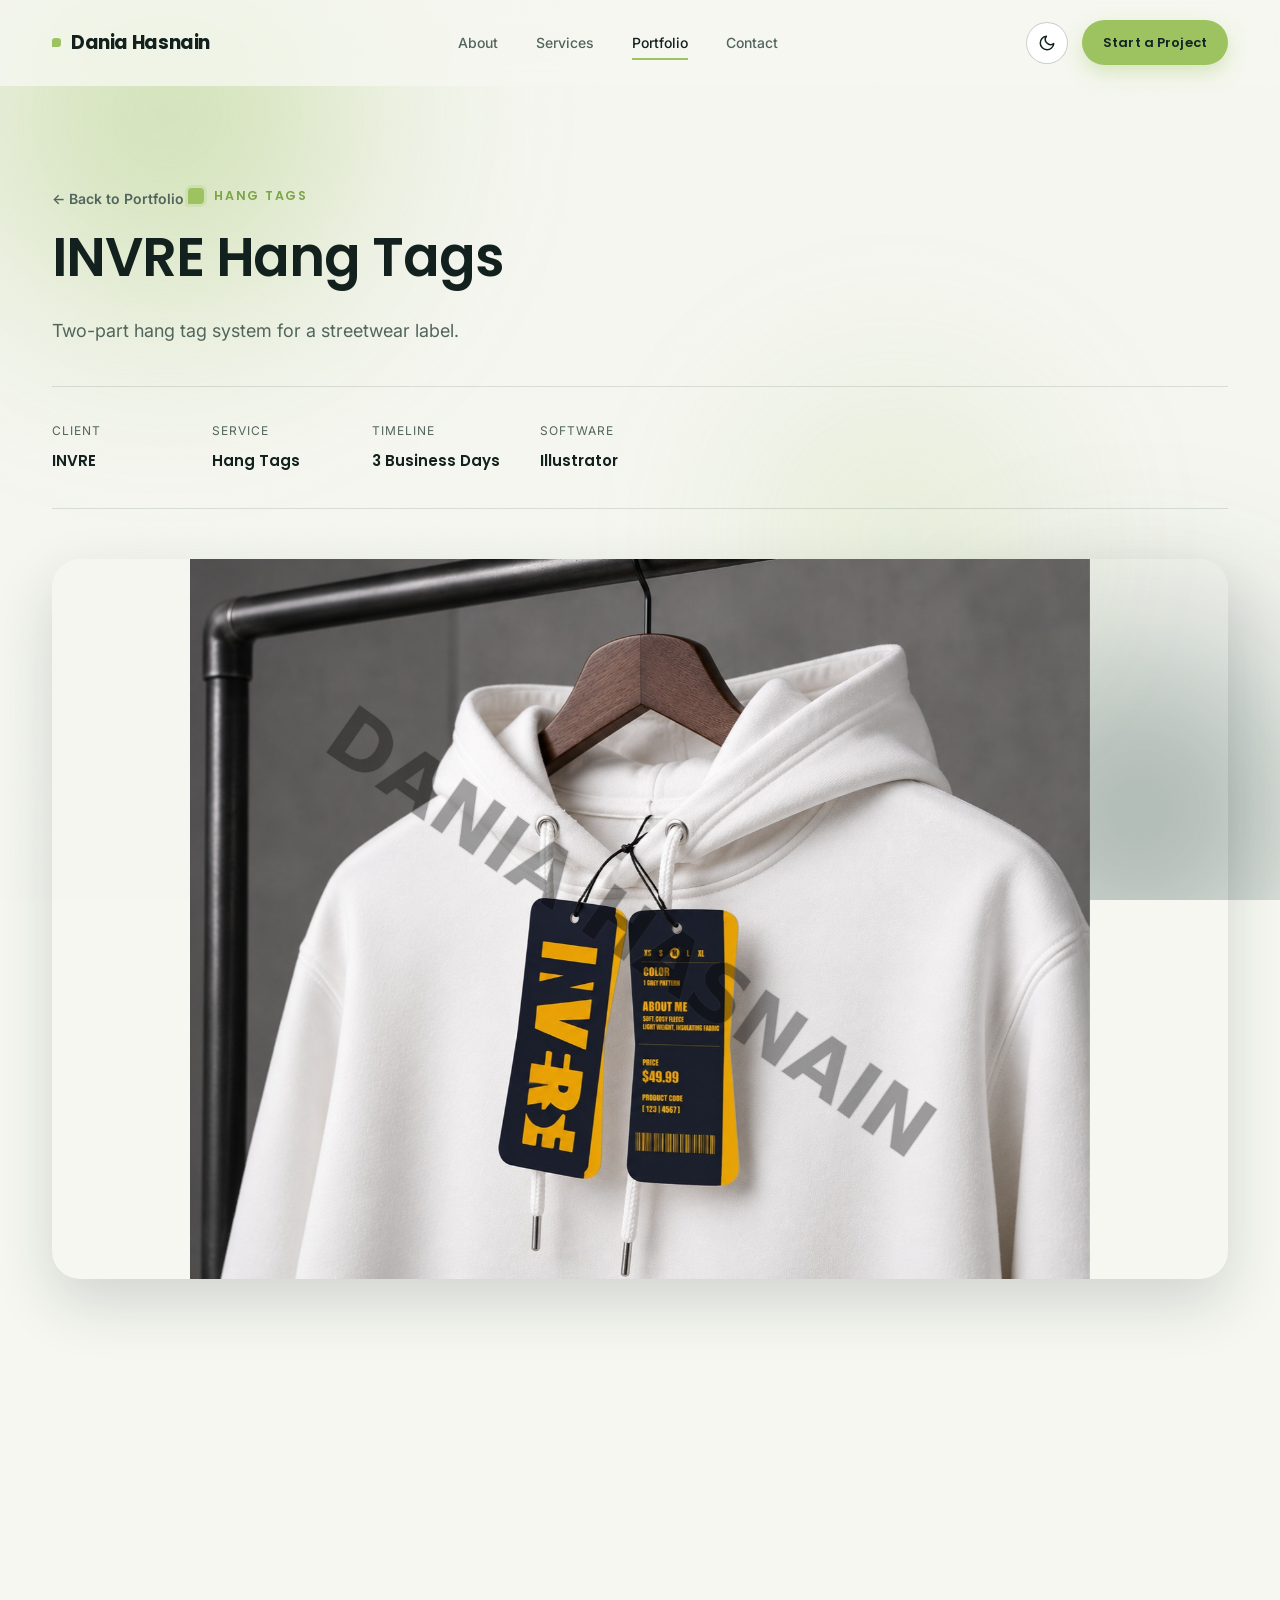
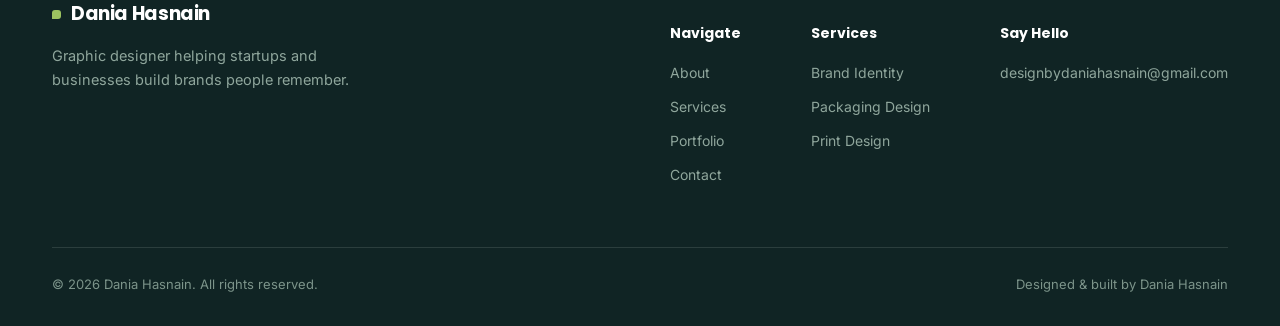
<file: projects/invre.html>
<!DOCTYPE html>
<html lang="en">
<head>
<meta charset="UTF-8">
<script>(function(){try{var t=localStorage.getItem('dh-theme')||(window.matchMedia('(prefers-color-scheme: dark)').matches?'dark':'light');document.documentElement.setAttribute('data-theme',t);if(sessionStorage.getItem('dh-intro-shown')){document.documentElement.setAttribute('data-intro-seen','');}if(location.hash){document.documentElement.style.scrollBehavior='auto';}}catch(e){}})();</script>
<meta name="viewport" content="width=device-width, initial-scale=1.0">
<title>INVRE Hang Tags | Dania Hasnain — Graphic Designer</title>
<meta name="description" content="Hang tag packaging design case study for INVRE, a streetwear apparel label.">
<link rel="canonical" href="https://www.daniahasnain.com/projects/invre.html">
<meta property="og:title" content="INVRE Hang Tags — Case Study | Dania Hasnain">
<meta property="og:description" content="Hang tag packaging design case study for INVRE, a streetwear apparel label.">
<meta property="og:type" content="article">
<meta property="og:url" content="https://www.daniahasnain.com/projects/invre.html">
<meta property="og:site_name" content="Dania Hasnain">
<meta property="og:image" content="https://www.daniahasnain.com/assets/img/invre-1.png">
<meta name="twitter:card" content="summary_large_image">
<meta name="twitter:title" content="INVRE Hang Tags — Case Study | Dania Hasnain">
<meta name="twitter:description" content="Hang tag packaging design case study for INVRE, a streetwear apparel label.">
<meta name="twitter:image" content="https://www.daniahasnain.com/assets/img/invre-1.png">
<link rel="icon" href="/favicon.ico" sizes="any">
<link rel="icon" type="image/png" sizes="32x32" href="../assets/img/favicon-32.png">
<link rel="icon" type="image/png" sizes="16x16" href="../assets/img/favicon-16.png">
<link rel="apple-touch-icon" href="/apple-touch-icon.png">
<link rel="manifest" href="/site.webmanifest">
<meta name="theme-color" content="#0f140f">
<link rel="preconnect" href="https://fonts.googleapis.com">
<link href="https://fonts.googleapis.com/css2?family=Poppins:wght@400;500;600;700&family=Inter:wght@400;500;600&display=swap" rel="stylesheet">
<link rel="stylesheet" href="../css/style.css">
</head>
<body>
<div id="site-preloader" aria-hidden="true">
  <div class="pl-mark">D<em>H</em></div>
  <div class="pl-name">Dania Hasnain</div>
  <div class="pl-line"></div>
</div>
<a class="skip-link" href="#main-content">Skip to main content</a>
<div class="ambient-bg" aria-hidden="true"><span class="ambient-blob a"></span><span class="ambient-blob b"></span><span class="ambient-blob c"></span></div>

<header class="site-header">
  <div class="header-inner">
    <a href="../index.html" class="logo"><span class="dot"></span>Dania Hasnain</a>
    <nav class="nav-links">
      <a href="../index.html#about">About</a>
      <a href="../index.html#services">Services</a>
      <a href="../index.html#portfolio" class="active">Portfolio</a>
      <a href="../index.html#contact">Contact</a>
    </nav>
    <div class="header-actions">
      <button class="theme-toggle" aria-label="Toggle dark mode">
        <svg class="icon-moon" viewBox="0 0 24 24" fill="none" stroke-width="2" stroke-linecap="round" stroke-linejoin="round"><path d="M21 12.79A9 9 0 1 1 11.21 3 7 7 0 0 0 21 12.79z"/></svg>
        <svg class="icon-sun" viewBox="0 0 24 24" fill="none" stroke-width="2" stroke-linecap="round" stroke-linejoin="round"><circle cx="12" cy="12" r="4"/><path d="M12 2v2M12 20v2M4.93 4.93l1.41 1.41M17.66 17.66l1.41 1.41M2 12h2M20 12h2M6.34 17.66l-1.41 1.41M19.07 4.93l-1.41 1.41"/></svg>
      </button>
      <a href="../index.html#contact" class="btn btn-primary btn-sm">Start a Project</a>
      <button class="nav-toggle" aria-label="Open menu"><span></span><span></span><span></span></button>
    </div>
  </div>
</header>

<main id="main-content">
  <section class="case-hero">
    <div class="container">
      <a href="../index.html#portfolio" class="back-link">&larr; Back to Portfolio</a>
      <p class="eyebrow" id="cs-eyebrow" style="margin-top:26px;"><span class="swatch"></span><span id="cs-category">Loading&hellip;</span></p>
      <div class="case-title-row" id="cs-title-row">
        <h1 id="cs-title" style="font-size:clamp(32px,5vw,54px); max-width:820px;">&nbsp;</h1>
      </div>
      <p class="lead" id="cs-lead" style="color:var(--muted); font-size:18px; max-width:640px;"></p>
      <div class="case-meta" id="cs-meta"></div>
    </div>
  </section>

  <div class="container">
    <div class="case-cover"><img id="cs-cover-img" src="" alt=""></div>
  </div>

  <div class="container" id="cs-blocks"></div>

  <div class="container">
    <div class="case-nav" id="cs-nav"></div>
  </div>
</main>

<footer class="site-footer">
  <div class="container">
    <div class="footer-top">
      <div class="footer-brand">
        <a href="../index.html" class="logo"><span class="dot"></span>Dania Hasnain</a>
        <p>Graphic designer helping startups and businesses build brands people remember.</p>
      </div>
      <div class="footer-cols">
        <div class="footer-col">
          <h5>Navigate</h5>
          <a href="../index.html#about">About</a>
          <a href="../index.html#services">Services</a>
          <a href="../index.html#portfolio">Portfolio</a>
          <a href="../index.html#contact">Contact</a>
        </div>
        <div class="footer-col">
          <h5>Services</h5>
          <a href="../index.html#services">Brand Identity</a>
          <a href="../index.html#services">Packaging Design</a>
          <a href="../index.html#services">Print Design</a>
        </div>
        <div class="footer-col">
          <h5>Say Hello</h5>
          <a href="mailto:designbydaniahasnain@gmail.com">designbydaniahasnain@gmail.com</a>
        </div>
      </div>
    </div>
    <div class="footer-bottom">
      <span>© 2026 Dania Hasnain. All rights reserved.</span>
      <span>Designed &amp; built by Dania Hasnain</span>
    </div>
  </div>
</footer>

<script>window.PROJECT_SLUG = 'invre';</script>
<script src="../content/projects-data.js"></script>
<script src="../js/main.js"></script>
<script src="../js/case-study.js"></script>
</body>
</html>
</file>
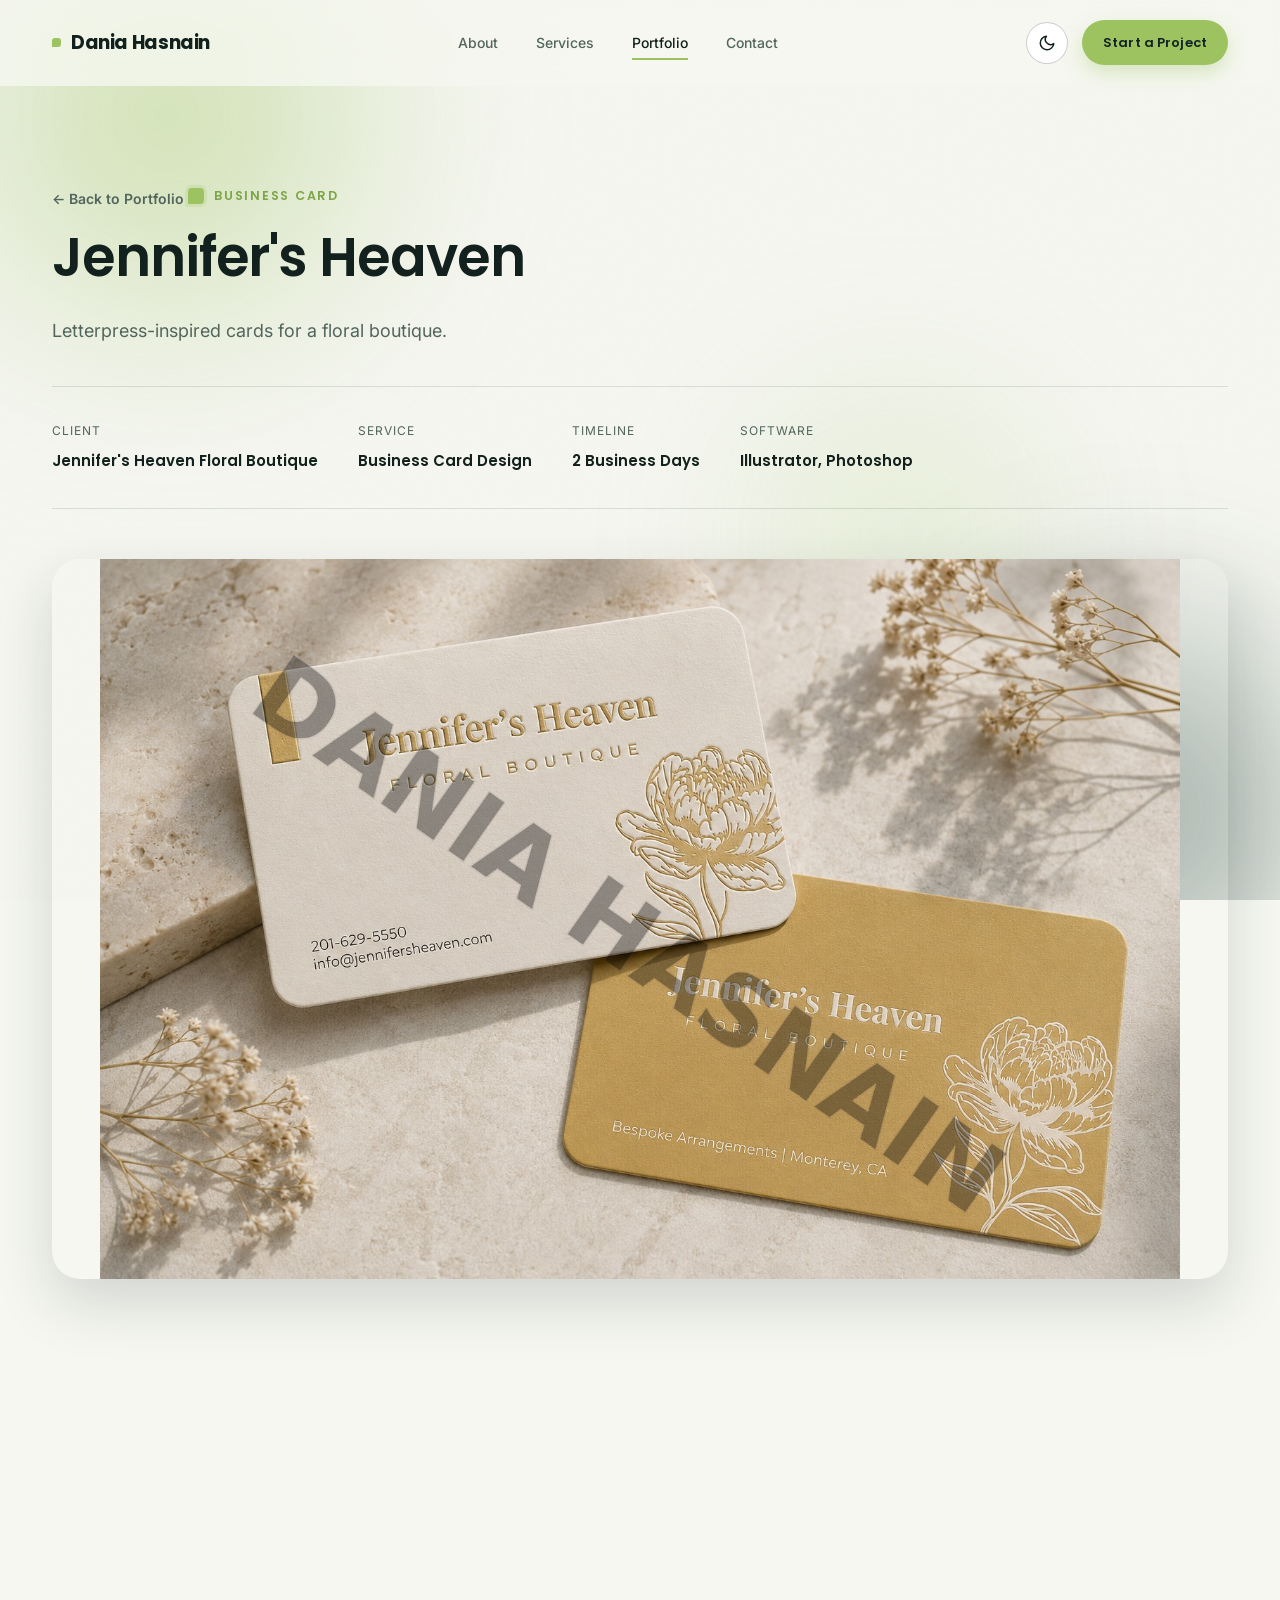
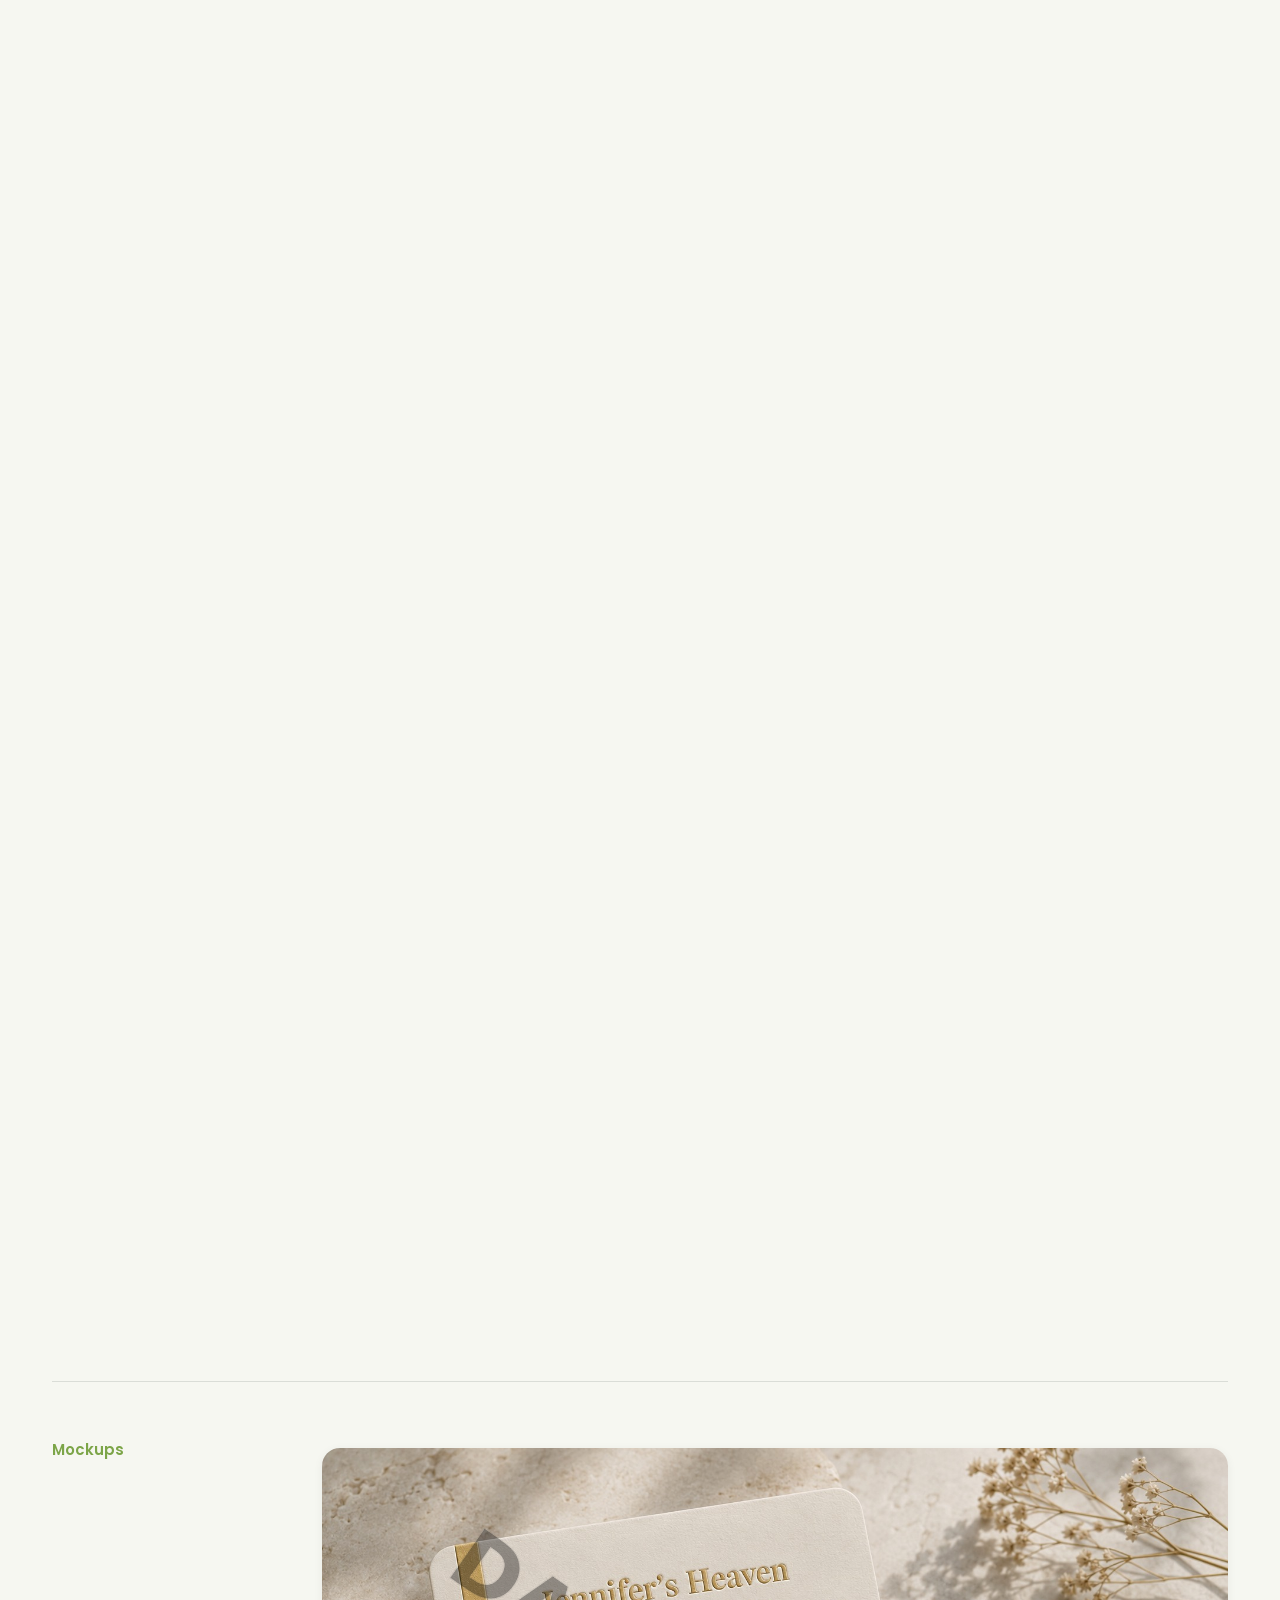
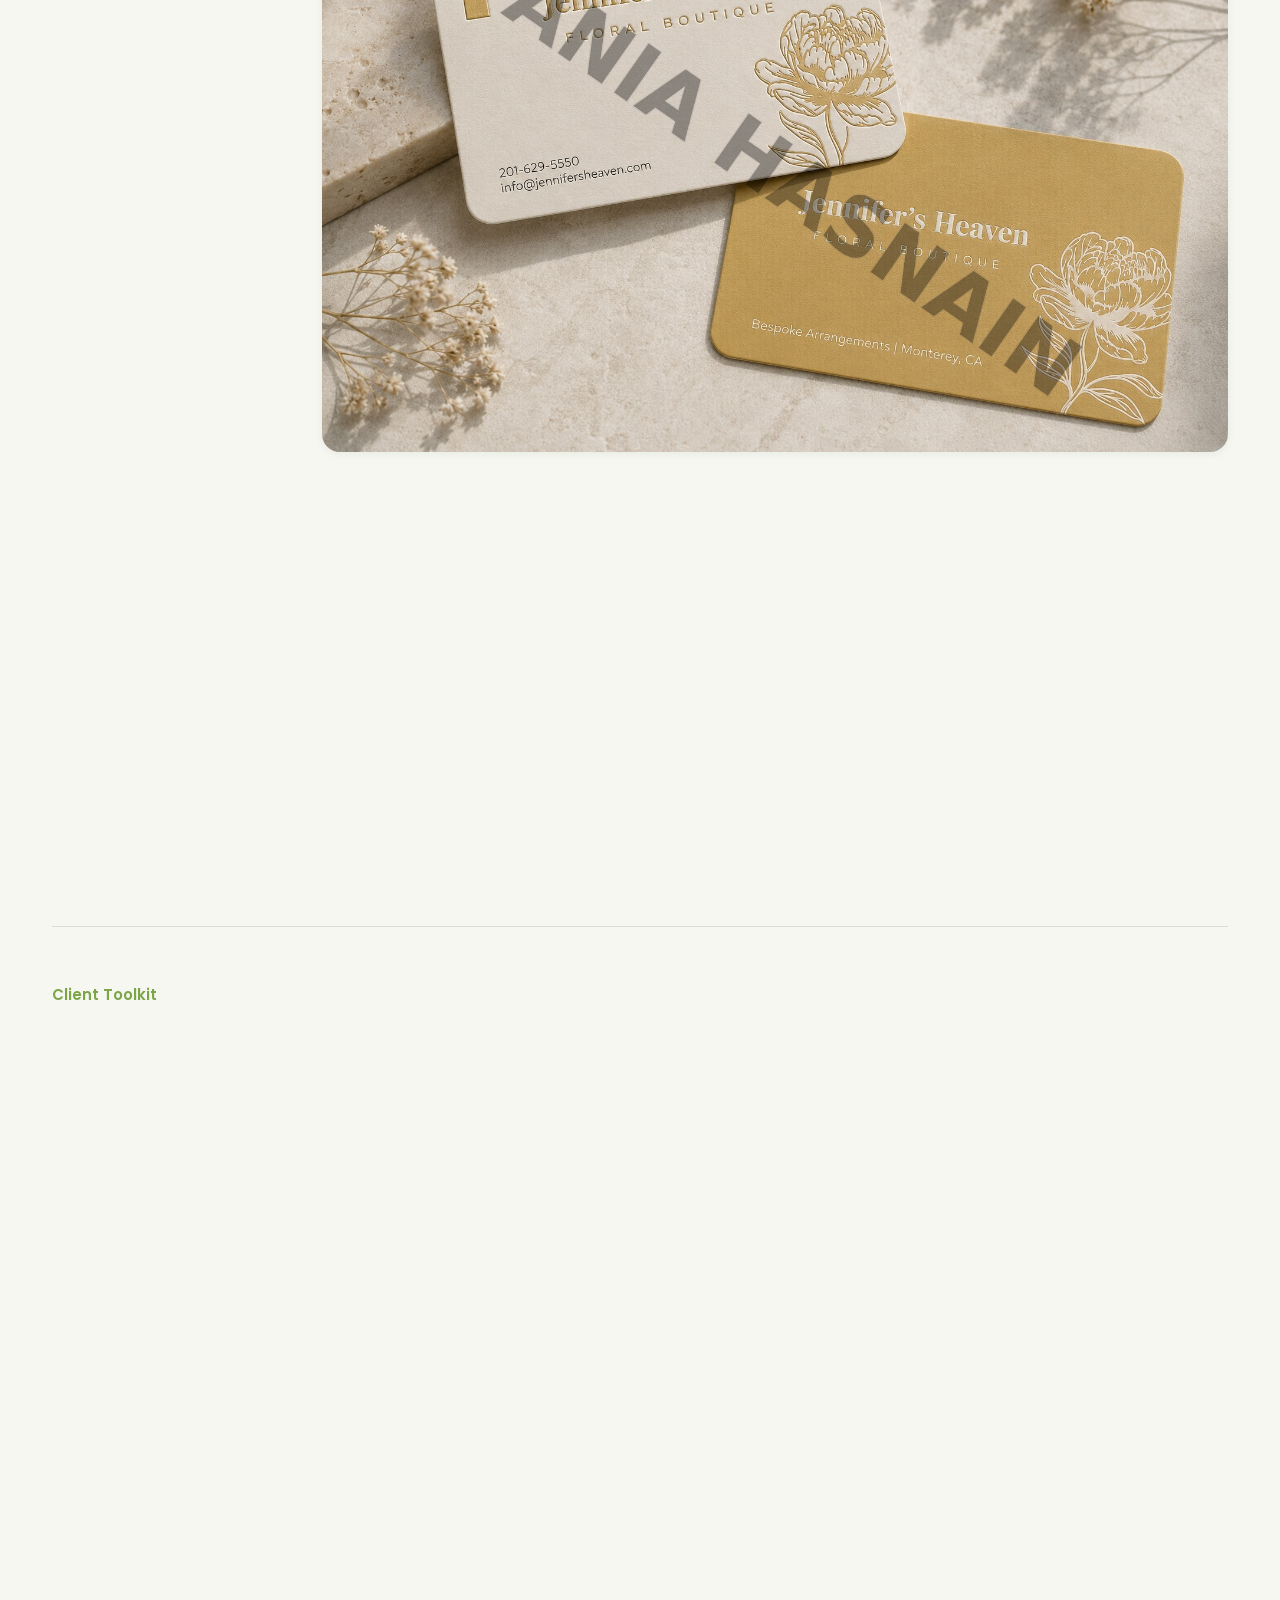
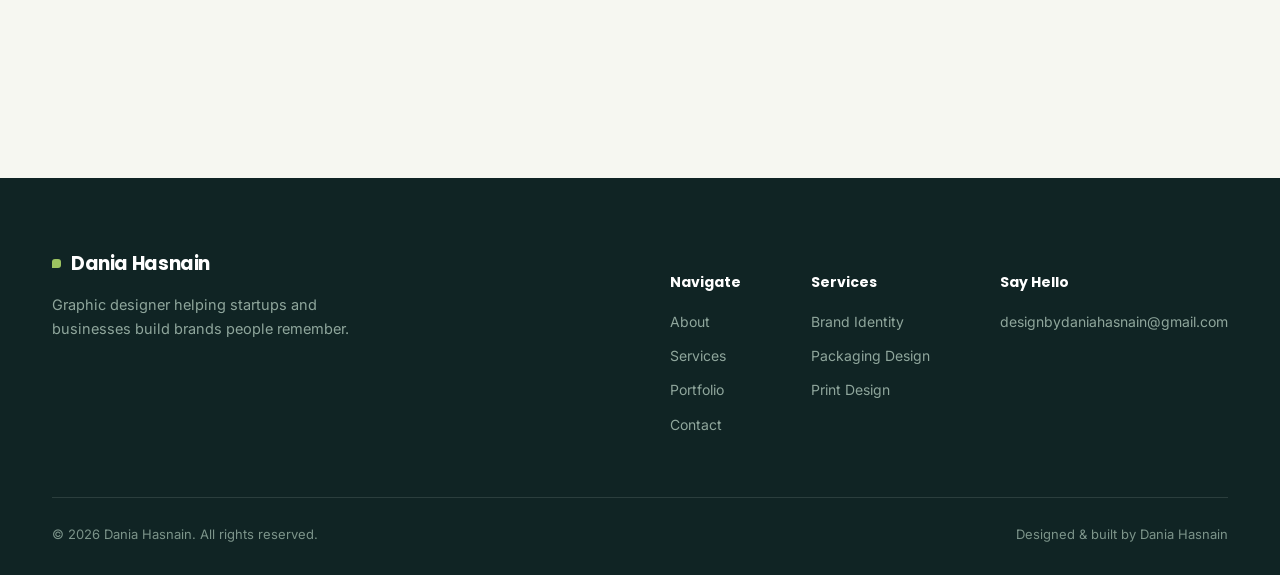
<file: projects/jennifers.html>
<!DOCTYPE html>
<html lang="en">
<head>
<meta charset="UTF-8">
<script>(function(){try{var t=localStorage.getItem('dh-theme')||(window.matchMedia('(prefers-color-scheme: dark)').matches?'dark':'light');document.documentElement.setAttribute('data-theme',t);if(sessionStorage.getItem('dh-intro-shown')){document.documentElement.setAttribute('data-intro-seen','');}if(location.hash){document.documentElement.style.scrollBehavior='auto';}}catch(e){}})();</script>
<meta name="viewport" content="width=device-width, initial-scale=1.0">
<title>Jennifer's Heaven | Dania Hasnain — Graphic Designer</title>
<meta name="description" content="Business card design case study for Jennifer's Heaven, a bespoke floral boutique.">
<link rel="canonical" href="https://www.daniahasnain.com/projects/jennifers.html">
<meta property="og:title" content="Jennifer's Heaven — Case Study | Dania Hasnain">
<meta property="og:description" content="Business card design case study for Jennifer's Heaven, a bespoke floral boutique.">
<meta property="og:type" content="article">
<meta property="og:url" content="https://www.daniahasnain.com/projects/jennifers.html">
<meta property="og:site_name" content="Dania Hasnain">
<meta property="og:image" content="https://www.daniahasnain.com/assets/img/jennifers-1.png">
<meta name="twitter:card" content="summary_large_image">
<meta name="twitter:title" content="Jennifer's Heaven — Case Study | Dania Hasnain">
<meta name="twitter:description" content="Business card design case study for Jennifer's Heaven, a bespoke floral boutique.">
<meta name="twitter:image" content="https://www.daniahasnain.com/assets/img/jennifers-1.png">
<link rel="icon" href="/favicon.ico" sizes="any">
<link rel="icon" type="image/png" sizes="32x32" href="../assets/img/favicon-32.png">
<link rel="icon" type="image/png" sizes="16x16" href="../assets/img/favicon-16.png">
<link rel="apple-touch-icon" href="/apple-touch-icon.png">
<link rel="manifest" href="/site.webmanifest">
<meta name="theme-color" content="#0f140f">
<link rel="preconnect" href="https://fonts.googleapis.com">
<link href="https://fonts.googleapis.com/css2?family=Poppins:wght@400;500;600;700&family=Inter:wght@400;500;600&display=swap" rel="stylesheet">
<link rel="stylesheet" href="../css/style.css">
</head>
<body>
<div id="site-preloader" aria-hidden="true">
  <div class="pl-mark">D<em>H</em></div>
  <div class="pl-name">Dania Hasnain</div>
  <div class="pl-line"></div>
</div>
<a class="skip-link" href="#main-content">Skip to main content</a>
<div class="ambient-bg" aria-hidden="true"><span class="ambient-blob a"></span><span class="ambient-blob b"></span><span class="ambient-blob c"></span></div>

<header class="site-header">
  <div class="header-inner">
    <a href="../index.html" class="logo"><span class="dot"></span>Dania Hasnain</a>
    <nav class="nav-links">
      <a href="../index.html#about">About</a>
      <a href="../index.html#services">Services</a>
      <a href="../index.html#portfolio" class="active">Portfolio</a>
      <a href="../index.html#contact">Contact</a>
    </nav>
    <div class="header-actions">
      <button class="theme-toggle" aria-label="Toggle dark mode">
        <svg class="icon-moon" viewBox="0 0 24 24" fill="none" stroke-width="2" stroke-linecap="round" stroke-linejoin="round"><path d="M21 12.79A9 9 0 1 1 11.21 3 7 7 0 0 0 21 12.79z"/></svg>
        <svg class="icon-sun" viewBox="0 0 24 24" fill="none" stroke-width="2" stroke-linecap="round" stroke-linejoin="round"><circle cx="12" cy="12" r="4"/><path d="M12 2v2M12 20v2M4.93 4.93l1.41 1.41M17.66 17.66l1.41 1.41M2 12h2M20 12h2M6.34 17.66l-1.41 1.41M19.07 4.93l-1.41 1.41"/></svg>
      </button>
      <a href="../index.html#contact" class="btn btn-primary btn-sm">Start a Project</a>
      <button class="nav-toggle" aria-label="Open menu"><span></span><span></span><span></span></button>
    </div>
  </div>
</header>

<main id="main-content">
  <section class="case-hero">
    <div class="container">
      <a href="../index.html#portfolio" class="back-link">&larr; Back to Portfolio</a>
      <p class="eyebrow" id="cs-eyebrow" style="margin-top:26px;"><span class="swatch"></span><span id="cs-category">Loading&hellip;</span></p>
      <div class="case-title-row" id="cs-title-row">
        <h1 id="cs-title" style="font-size:clamp(32px,5vw,54px); max-width:820px;">&nbsp;</h1>
      </div>
      <p class="lead" id="cs-lead" style="color:var(--muted); font-size:18px; max-width:640px;"></p>
      <div class="case-meta" id="cs-meta"></div>
    </div>
  </section>

  <div class="container">
    <div class="case-cover"><img id="cs-cover-img" src="" alt=""></div>
  </div>

  <div class="container" id="cs-blocks"></div>

  <div class="container">
    <div class="case-nav" id="cs-nav"></div>
  </div>
</main>

<footer class="site-footer">
  <div class="container">
    <div class="footer-top">
      <div class="footer-brand">
        <a href="../index.html" class="logo"><span class="dot"></span>Dania Hasnain</a>
        <p>Graphic designer helping startups and businesses build brands people remember.</p>
      </div>
      <div class="footer-cols">
        <div class="footer-col">
          <h5>Navigate</h5>
          <a href="../index.html#about">About</a>
          <a href="../index.html#services">Services</a>
          <a href="../index.html#portfolio">Portfolio</a>
          <a href="../index.html#contact">Contact</a>
        </div>
        <div class="footer-col">
          <h5>Services</h5>
          <a href="../index.html#services">Brand Identity</a>
          <a href="../index.html#services">Packaging Design</a>
          <a href="../index.html#services">Print Design</a>
        </div>
        <div class="footer-col">
          <h5>Say Hello</h5>
          <a href="mailto:designbydaniahasnain@gmail.com">designbydaniahasnain@gmail.com</a>
        </div>
      </div>
    </div>
    <div class="footer-bottom">
      <span>© 2026 Dania Hasnain. All rights reserved.</span>
      <span>Designed &amp; built by Dania Hasnain</span>
    </div>
  </div>
</footer>

<script>window.PROJECT_SLUG = 'jennifers';</script>
<script src="../content/projects-data.js"></script>
<script src="../js/main.js"></script>
<script src="../js/case-study.js"></script>
</body>
</html>
</file>
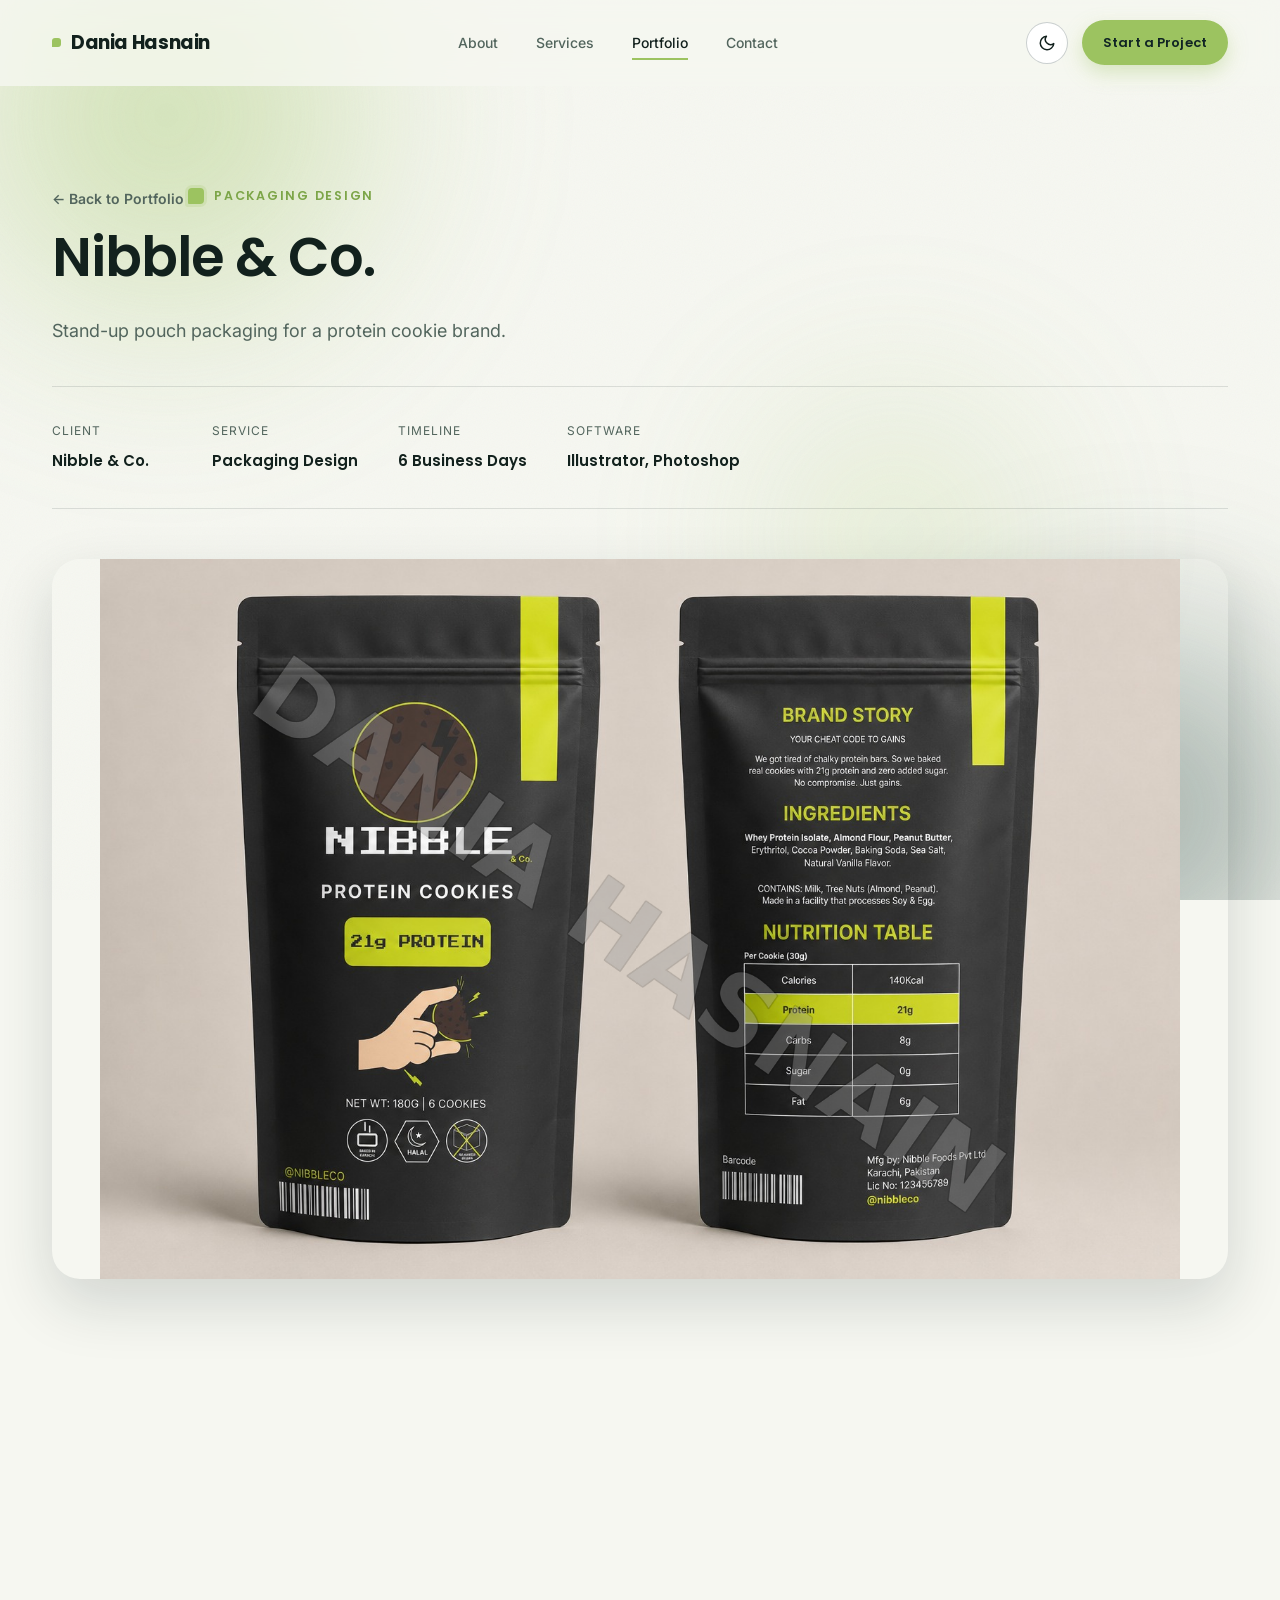
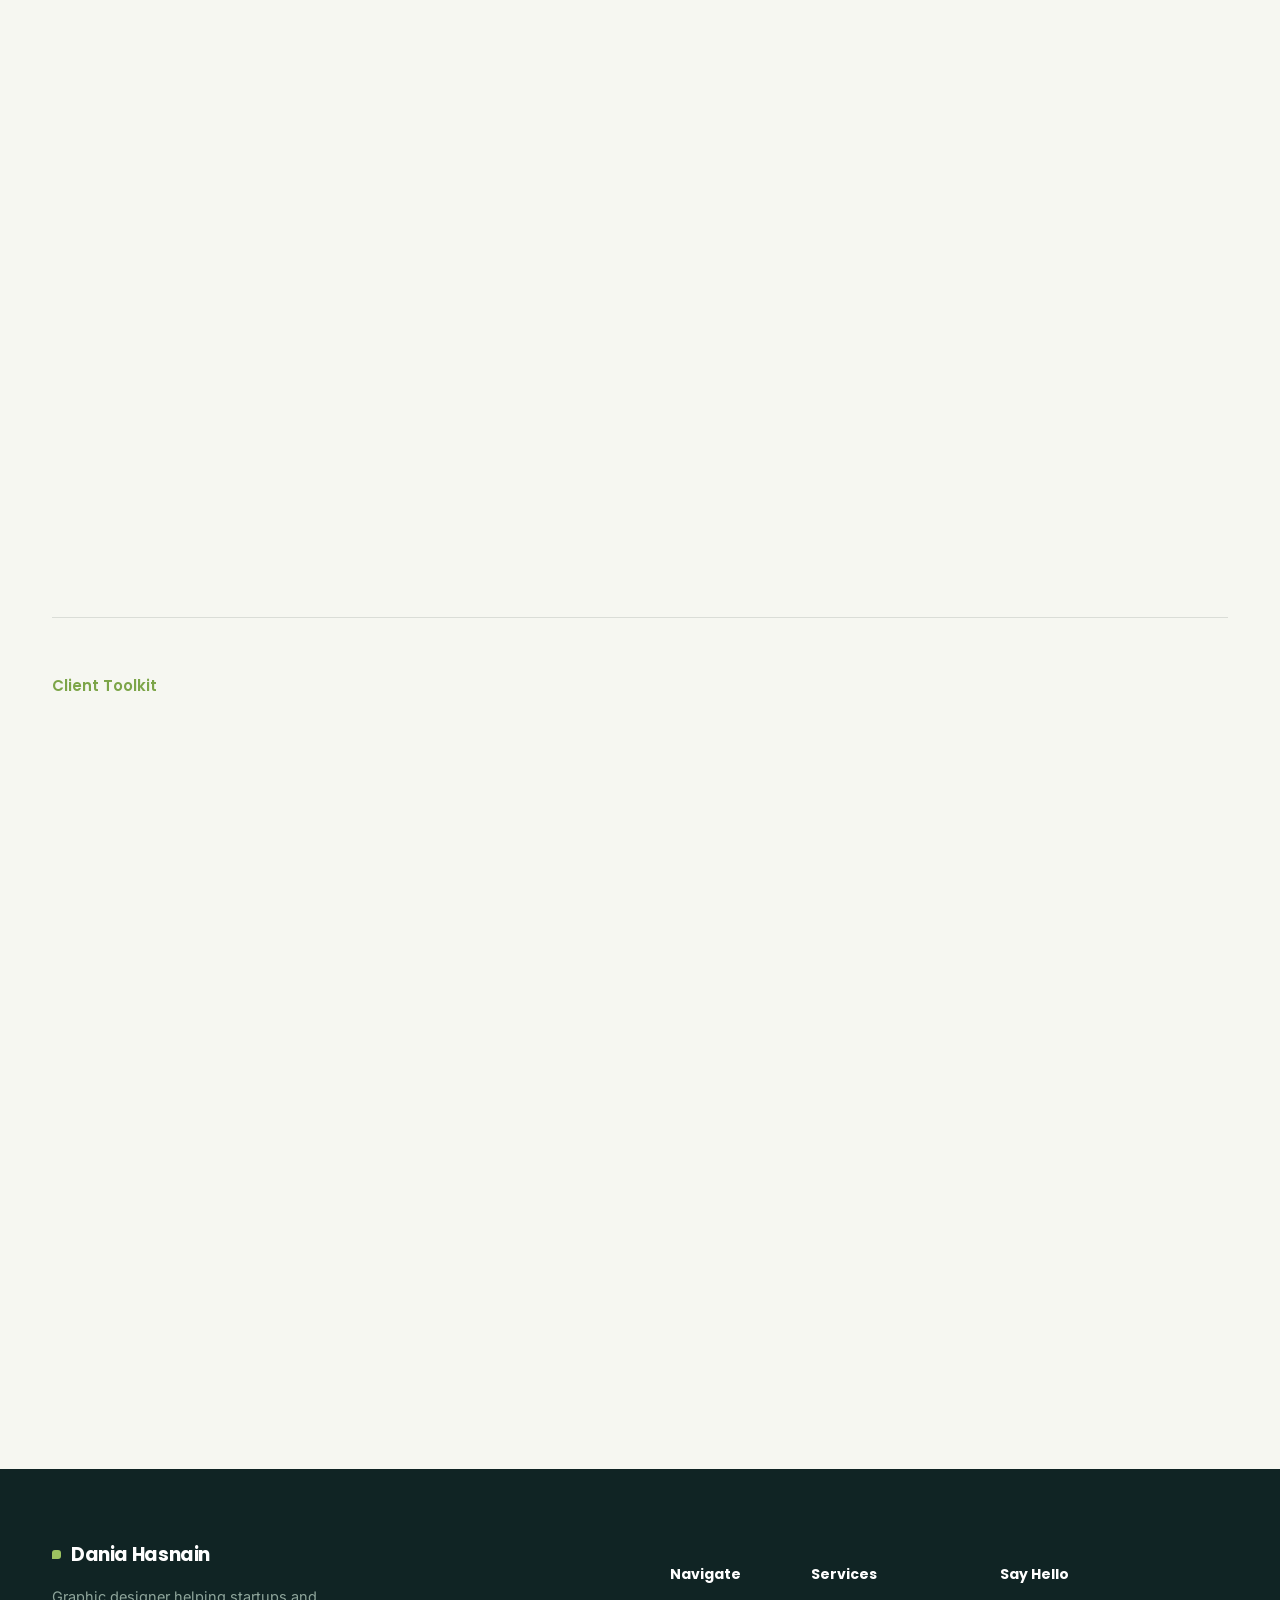
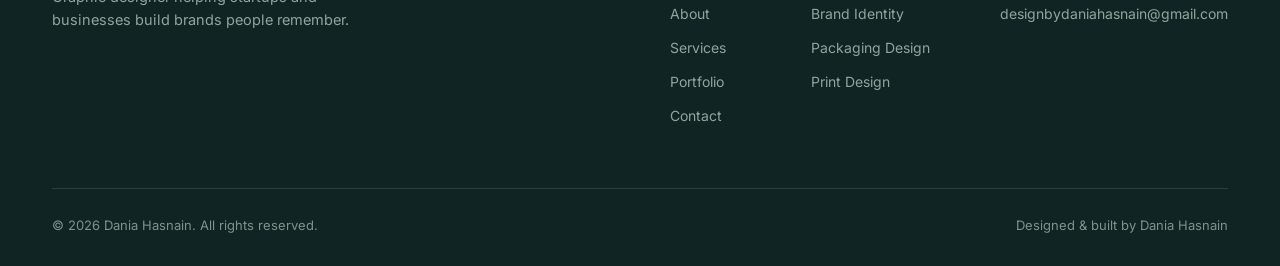
<file: projects/nibble.html>
<!DOCTYPE html>
<html lang="en">
<head>
<meta charset="UTF-8">
<script>(function(){try{var t=localStorage.getItem('dh-theme')||(window.matchMedia('(prefers-color-scheme: dark)').matches?'dark':'light');document.documentElement.setAttribute('data-theme',t);if(sessionStorage.getItem('dh-intro-shown')){document.documentElement.setAttribute('data-intro-seen','');}if(location.hash){document.documentElement.style.scrollBehavior='auto';}}catch(e){}})();</script>
<meta name="viewport" content="width=device-width, initial-scale=1.0">
<title>Nibble & Co. | Dania Hasnain — Graphic Designer</title>
<meta name="description" content="Packaging design case study for Nibble & Co. protein cookies — a two-flavour stand-up pouch system.">
<link rel="canonical" href="https://www.daniahasnain.com/projects/nibble.html">
<meta property="og:title" content="Nibble & Co. — Case Study | Dania Hasnain">
<meta property="og:description" content="Packaging design case study for Nibble & Co. protein cookies — a two-flavour stand-up pouch system.">
<meta property="og:type" content="article">
<meta property="og:url" content="https://www.daniahasnain.com/projects/nibble.html">
<meta property="og:site_name" content="Dania Hasnain">
<meta property="og:image" content="https://www.daniahasnain.com/assets/img/nibble-1.png">
<meta name="twitter:card" content="summary_large_image">
<meta name="twitter:title" content="Nibble & Co. — Case Study | Dania Hasnain">
<meta name="twitter:description" content="Packaging design case study for Nibble & Co. protein cookies — a two-flavour stand-up pouch system.">
<meta name="twitter:image" content="https://www.daniahasnain.com/assets/img/nibble-1.png">
<link rel="icon" href="/favicon.ico" sizes="any">
<link rel="icon" type="image/png" sizes="32x32" href="../assets/img/favicon-32.png">
<link rel="icon" type="image/png" sizes="16x16" href="../assets/img/favicon-16.png">
<link rel="apple-touch-icon" href="/apple-touch-icon.png">
<link rel="manifest" href="/site.webmanifest">
<meta name="theme-color" content="#0f140f">
<link rel="preconnect" href="https://fonts.googleapis.com">
<link href="https://fonts.googleapis.com/css2?family=Poppins:wght@400;500;600;700&family=Inter:wght@400;500;600&display=swap" rel="stylesheet">
<link rel="stylesheet" href="../css/style.css">
</head>
<body>
<div id="site-preloader" aria-hidden="true">
  <div class="pl-mark">D<em>H</em></div>
  <div class="pl-name">Dania Hasnain</div>
  <div class="pl-line"></div>
</div>
<a class="skip-link" href="#main-content">Skip to main content</a>
<div class="ambient-bg" aria-hidden="true"><span class="ambient-blob a"></span><span class="ambient-blob b"></span><span class="ambient-blob c"></span></div>

<header class="site-header">
  <div class="header-inner">
    <a href="../index.html" class="logo"><span class="dot"></span>Dania Hasnain</a>
    <nav class="nav-links">
      <a href="../index.html#about">About</a>
      <a href="../index.html#services">Services</a>
      <a href="../index.html#portfolio" class="active">Portfolio</a>
      <a href="../index.html#contact">Contact</a>
    </nav>
    <div class="header-actions">
      <button class="theme-toggle" aria-label="Toggle dark mode">
        <svg class="icon-moon" viewBox="0 0 24 24" fill="none" stroke-width="2" stroke-linecap="round" stroke-linejoin="round"><path d="M21 12.79A9 9 0 1 1 11.21 3 7 7 0 0 0 21 12.79z"/></svg>
        <svg class="icon-sun" viewBox="0 0 24 24" fill="none" stroke-width="2" stroke-linecap="round" stroke-linejoin="round"><circle cx="12" cy="12" r="4"/><path d="M12 2v2M12 20v2M4.93 4.93l1.41 1.41M17.66 17.66l1.41 1.41M2 12h2M20 12h2M6.34 17.66l-1.41 1.41M19.07 4.93l-1.41 1.41"/></svg>
      </button>
      <a href="../index.html#contact" class="btn btn-primary btn-sm">Start a Project</a>
      <button class="nav-toggle" aria-label="Open menu"><span></span><span></span><span></span></button>
    </div>
  </div>
</header>

<main id="main-content">
  <section class="case-hero">
    <div class="container">
      <a href="../index.html#portfolio" class="back-link">&larr; Back to Portfolio</a>
      <p class="eyebrow" id="cs-eyebrow" style="margin-top:26px;"><span class="swatch"></span><span id="cs-category">Loading&hellip;</span></p>
      <div class="case-title-row" id="cs-title-row">
        <h1 id="cs-title" style="font-size:clamp(32px,5vw,54px); max-width:820px;">&nbsp;</h1>
      </div>
      <p class="lead" id="cs-lead" style="color:var(--muted); font-size:18px; max-width:640px;"></p>
      <div class="case-meta" id="cs-meta"></div>
    </div>
  </section>

  <div class="container">
    <div class="case-cover"><img id="cs-cover-img" src="" alt=""></div>
  </div>

  <div class="container" id="cs-blocks"></div>

  <div class="container">
    <div class="case-nav" id="cs-nav"></div>
  </div>
</main>

<footer class="site-footer">
  <div class="container">
    <div class="footer-top">
      <div class="footer-brand">
        <a href="../index.html" class="logo"><span class="dot"></span>Dania Hasnain</a>
        <p>Graphic designer helping startups and businesses build brands people remember.</p>
      </div>
      <div class="footer-cols">
        <div class="footer-col">
          <h5>Navigate</h5>
          <a href="../index.html#about">About</a>
          <a href="../index.html#services">Services</a>
          <a href="../index.html#portfolio">Portfolio</a>
          <a href="../index.html#contact">Contact</a>
        </div>
        <div class="footer-col">
          <h5>Services</h5>
          <a href="../index.html#services">Brand Identity</a>
          <a href="../index.html#services">Packaging Design</a>
          <a href="../index.html#services">Print Design</a>
        </div>
        <div class="footer-col">
          <h5>Say Hello</h5>
          <a href="mailto:designbydaniahasnain@gmail.com">designbydaniahasnain@gmail.com</a>
        </div>
      </div>
    </div>
    <div class="footer-bottom">
      <span>© 2026 Dania Hasnain. All rights reserved.</span>
      <span>Designed &amp; built by Dania Hasnain</span>
    </div>
  </div>
</footer>

<script>window.PROJECT_SLUG = 'nibble';</script>
<script src="../content/projects-data.js"></script>
<script src="../js/main.js"></script>
<script src="../js/case-study.js"></script>
</body>
</html>
</file>
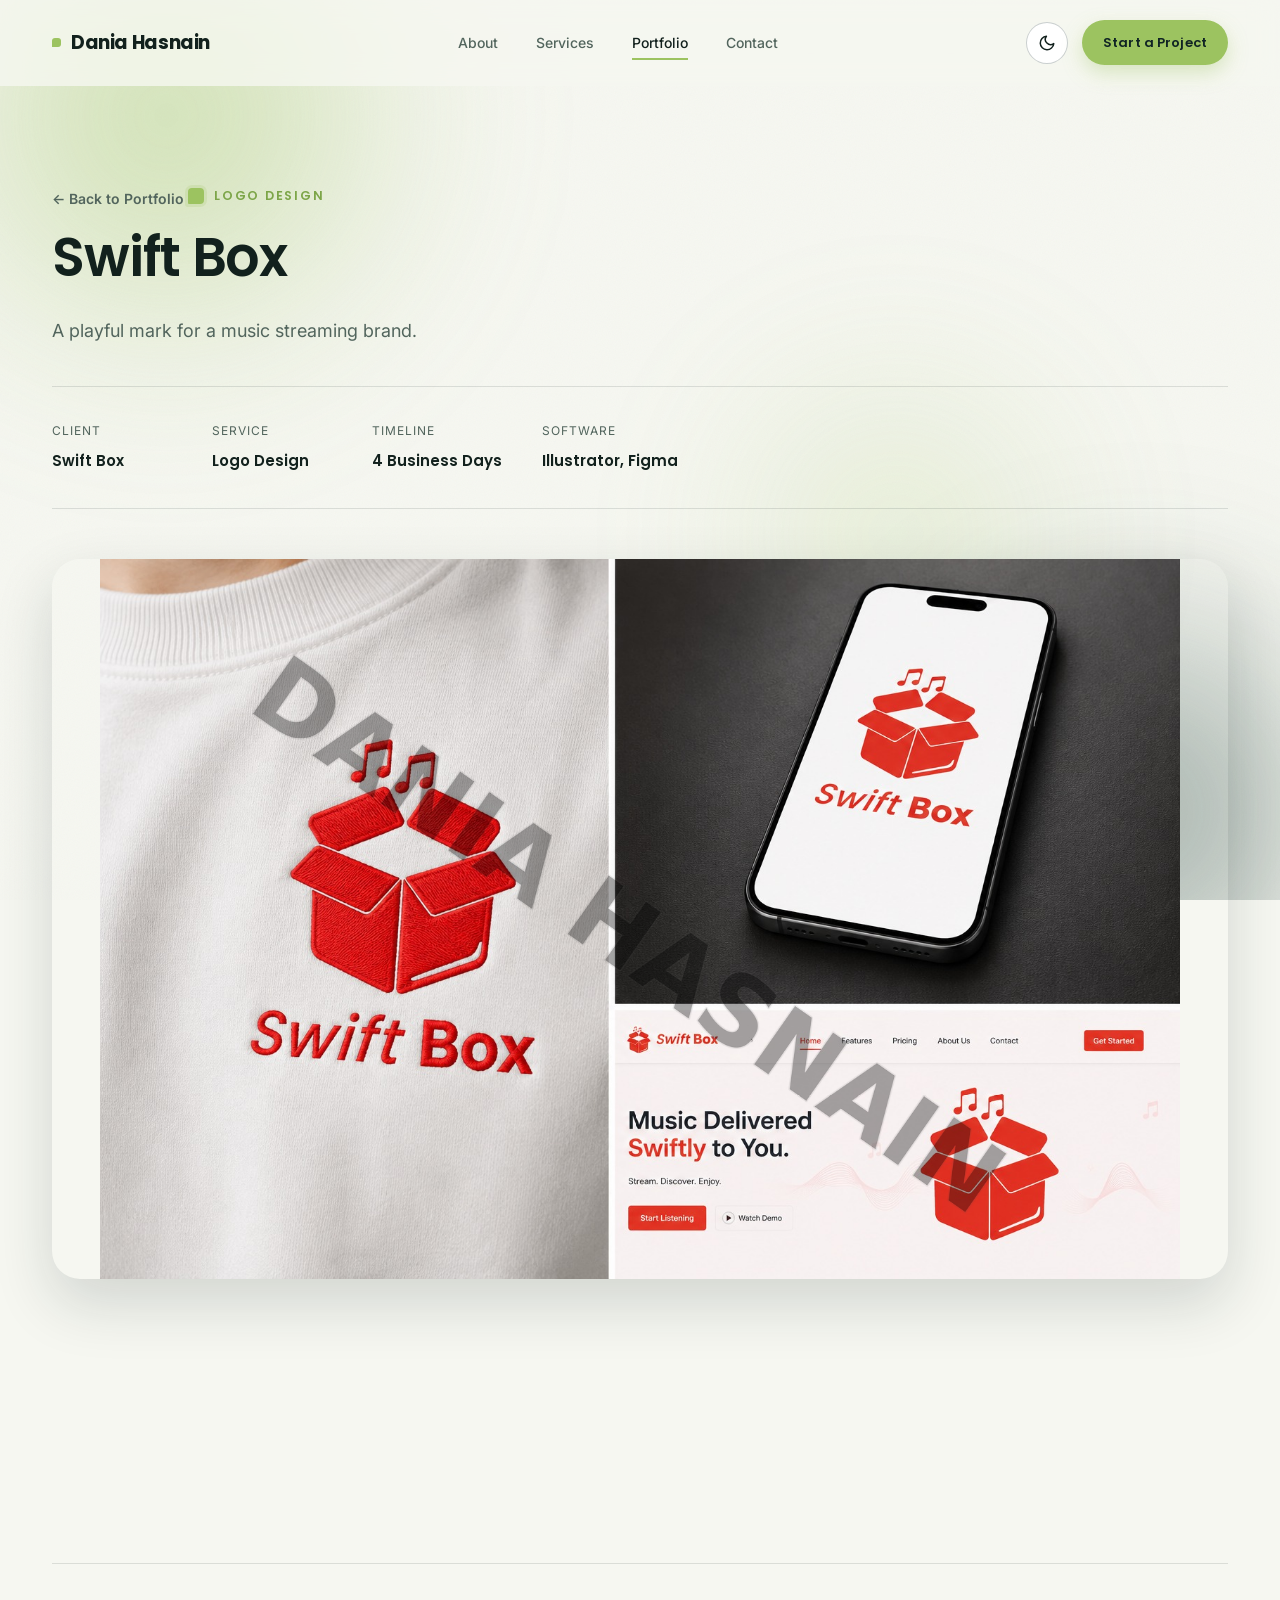
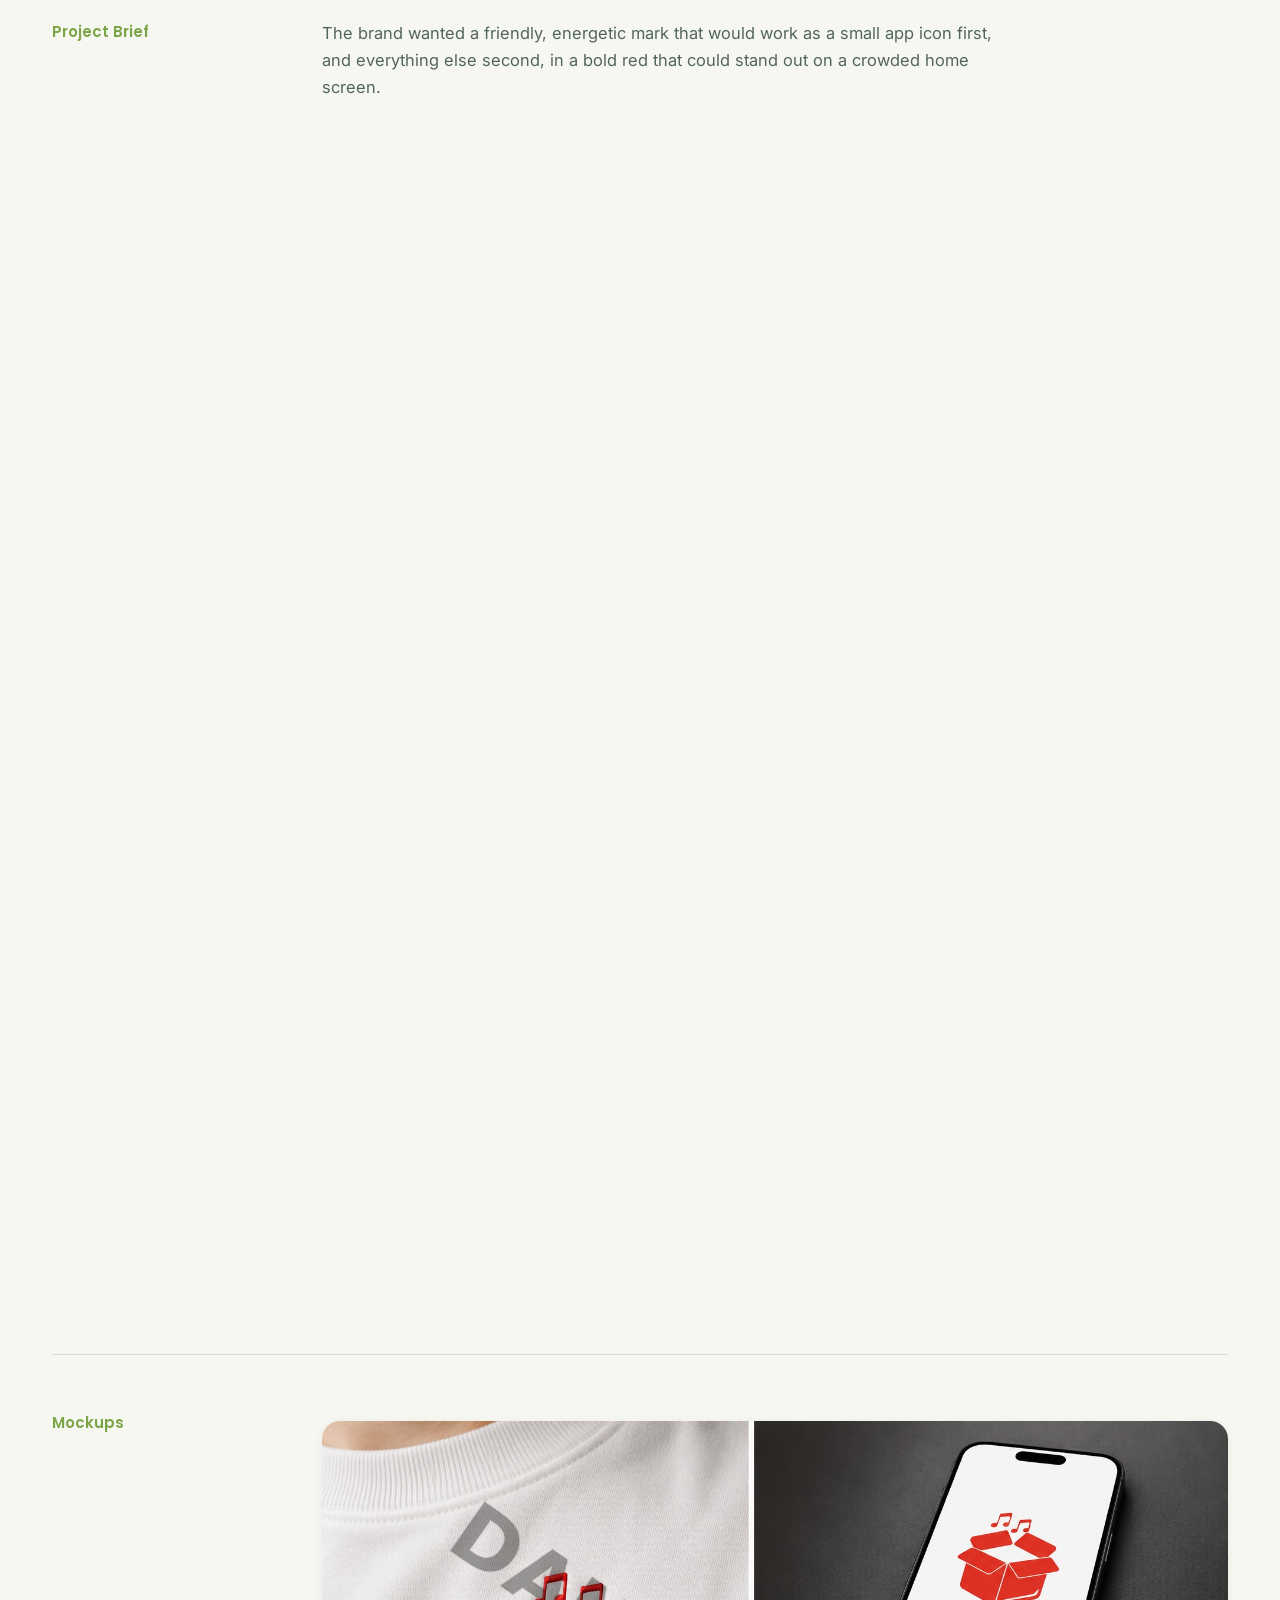
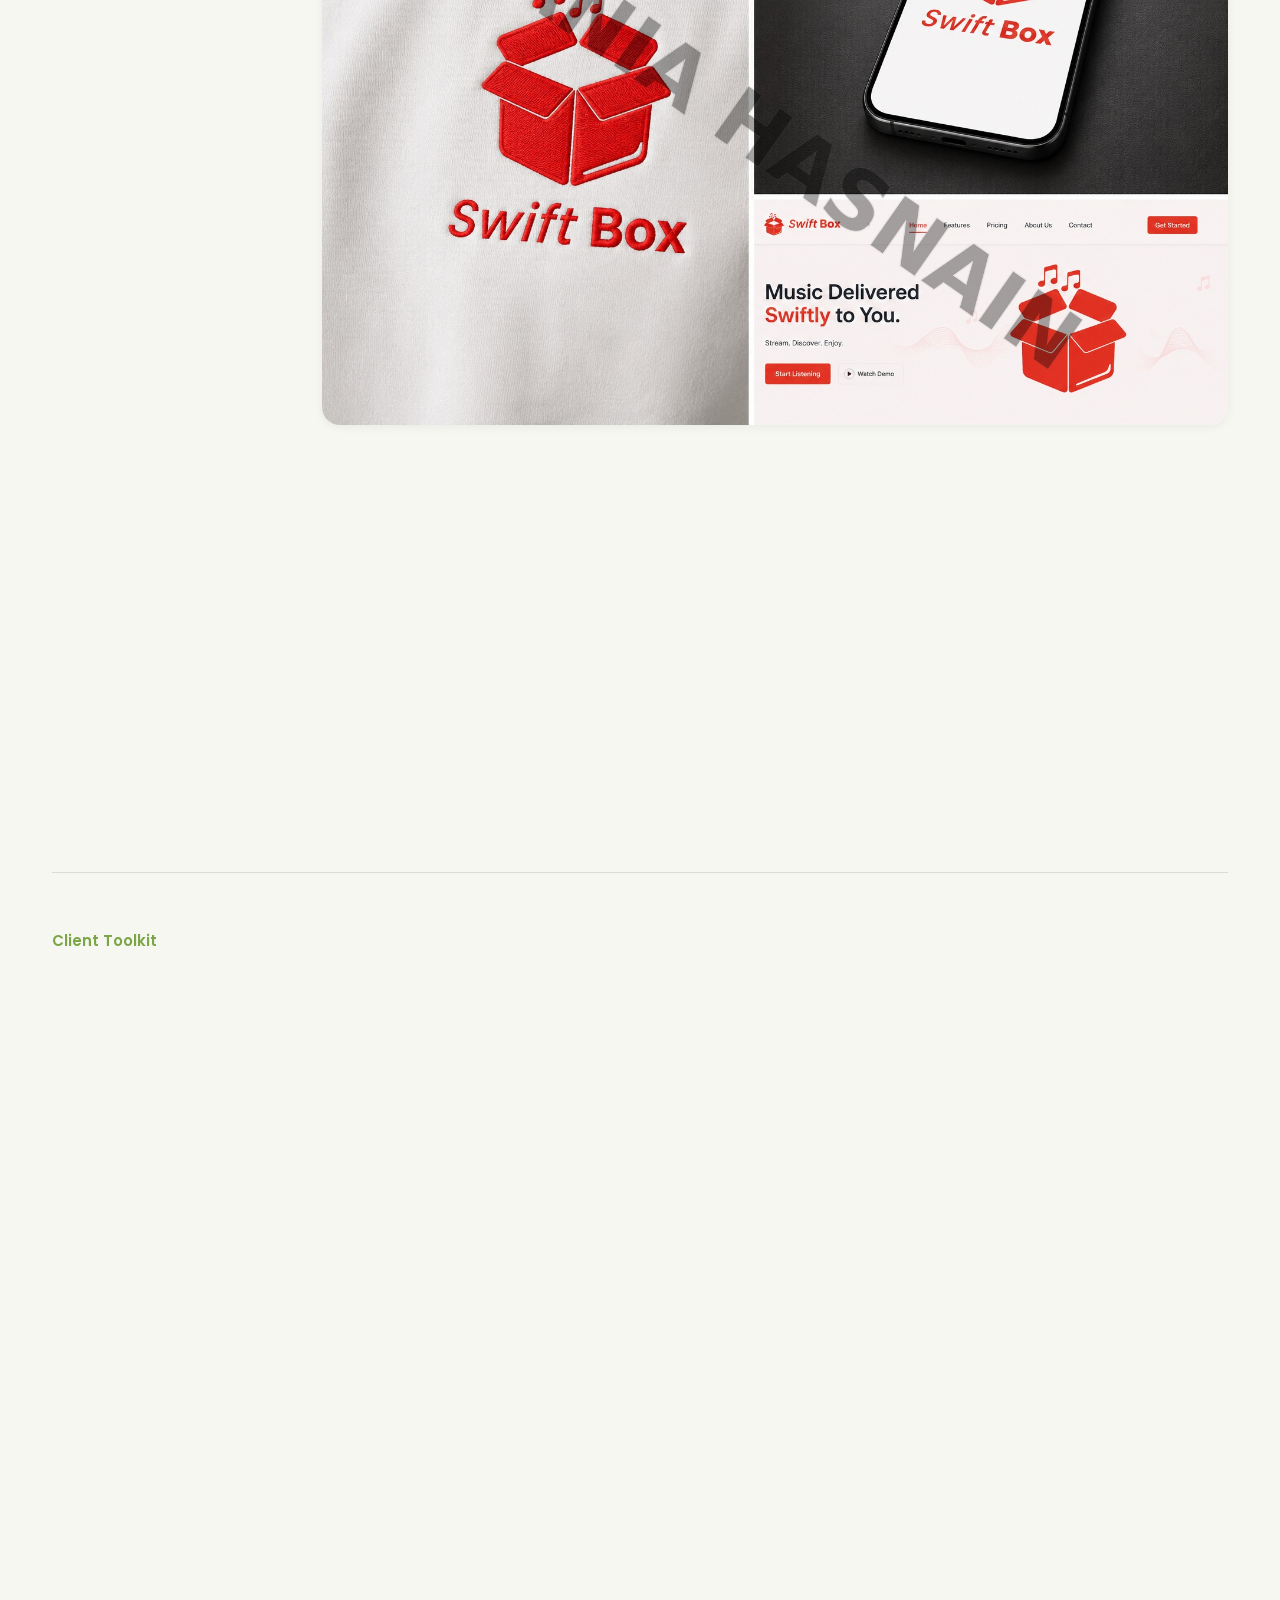
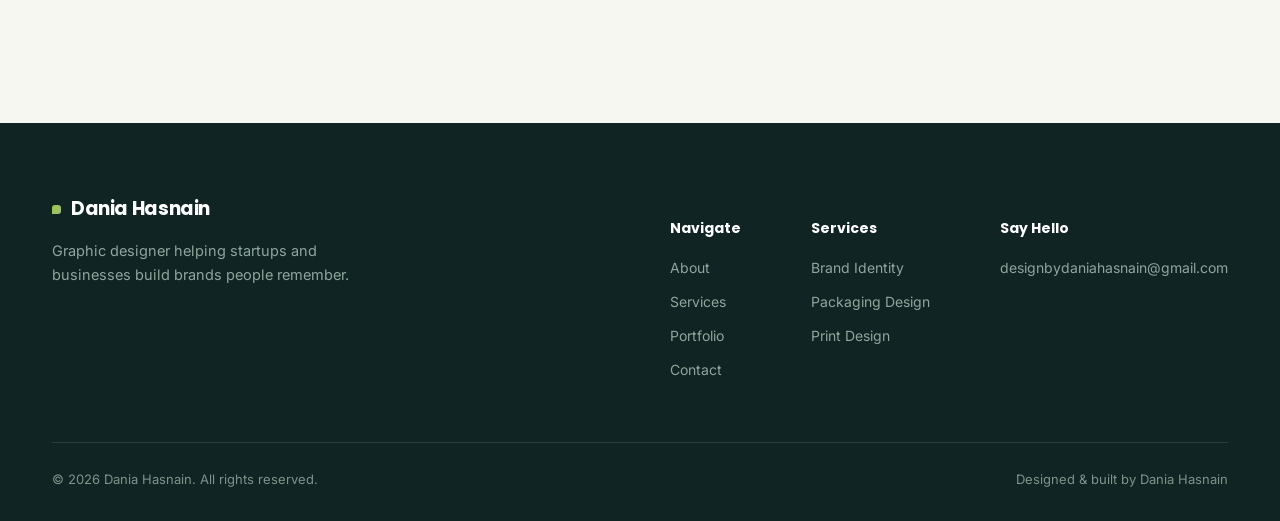
<file: projects/swiftbox.html>
<!DOCTYPE html>
<html lang="en">
<head>
<meta charset="UTF-8">
<script>(function(){try{var t=localStorage.getItem('dh-theme')||(window.matchMedia('(prefers-color-scheme: dark)').matches?'dark':'light');document.documentElement.setAttribute('data-theme',t);if(sessionStorage.getItem('dh-intro-shown')){document.documentElement.setAttribute('data-intro-seen','');}if(location.hash){document.documentElement.style.scrollBehavior='auto';}}catch(e){}})();</script>
<meta name="viewport" content="width=device-width, initial-scale=1.0">
<title>Swift Box | Dania Hasnain — Graphic Designer</title>
<meta name="description" content="Logo design case study for Swift Box, a music streaming and discovery app.">
<link rel="canonical" href="https://www.daniahasnain.com/projects/swiftbox.html">
<meta property="og:title" content="Swift Box — Case Study | Dania Hasnain">
<meta property="og:description" content="Logo design case study for Swift Box, a music streaming and discovery app.">
<meta property="og:type" content="article">
<meta property="og:url" content="https://www.daniahasnain.com/projects/swiftbox.html">
<meta property="og:site_name" content="Dania Hasnain">
<meta property="og:image" content="https://www.daniahasnain.com/assets/img/swiftbox-1.png">
<meta name="twitter:card" content="summary_large_image">
<meta name="twitter:title" content="Swift Box — Case Study | Dania Hasnain">
<meta name="twitter:description" content="Logo design case study for Swift Box, a music streaming and discovery app.">
<meta name="twitter:image" content="https://www.daniahasnain.com/assets/img/swiftbox-1.png">
<link rel="icon" href="/favicon.ico" sizes="any">
<link rel="icon" type="image/png" sizes="32x32" href="../assets/img/favicon-32.png">
<link rel="icon" type="image/png" sizes="16x16" href="../assets/img/favicon-16.png">
<link rel="apple-touch-icon" href="/apple-touch-icon.png">
<link rel="manifest" href="/site.webmanifest">
<meta name="theme-color" content="#0f140f">
<link rel="preconnect" href="https://fonts.googleapis.com">
<link href="https://fonts.googleapis.com/css2?family=Poppins:wght@400;500;600;700&family=Inter:wght@400;500;600&display=swap" rel="stylesheet">
<link rel="stylesheet" href="../css/style.css">
</head>
<body>
<div id="site-preloader" aria-hidden="true">
  <div class="pl-mark">D<em>H</em></div>
  <div class="pl-name">Dania Hasnain</div>
  <div class="pl-line"></div>
</div>
<a class="skip-link" href="#main-content">Skip to main content</a>
<div class="ambient-bg" aria-hidden="true"><span class="ambient-blob a"></span><span class="ambient-blob b"></span><span class="ambient-blob c"></span></div>

<header class="site-header">
  <div class="header-inner">
    <a href="../index.html" class="logo"><span class="dot"></span>Dania Hasnain</a>
    <nav class="nav-links">
      <a href="../index.html#about">About</a>
      <a href="../index.html#services">Services</a>
      <a href="../index.html#portfolio" class="active">Portfolio</a>
      <a href="../index.html#contact">Contact</a>
    </nav>
    <div class="header-actions">
      <button class="theme-toggle" aria-label="Toggle dark mode">
        <svg class="icon-moon" viewBox="0 0 24 24" fill="none" stroke-width="2" stroke-linecap="round" stroke-linejoin="round"><path d="M21 12.79A9 9 0 1 1 11.21 3 7 7 0 0 0 21 12.79z"/></svg>
        <svg class="icon-sun" viewBox="0 0 24 24" fill="none" stroke-width="2" stroke-linecap="round" stroke-linejoin="round"><circle cx="12" cy="12" r="4"/><path d="M12 2v2M12 20v2M4.93 4.93l1.41 1.41M17.66 17.66l1.41 1.41M2 12h2M20 12h2M6.34 17.66l-1.41 1.41M19.07 4.93l-1.41 1.41"/></svg>
      </button>
      <a href="../index.html#contact" class="btn btn-primary btn-sm">Start a Project</a>
      <button class="nav-toggle" aria-label="Open menu"><span></span><span></span><span></span></button>
    </div>
  </div>
</header>

<main id="main-content">
  <section class="case-hero">
    <div class="container">
      <a href="../index.html#portfolio" class="back-link">&larr; Back to Portfolio</a>
      <p class="eyebrow" id="cs-eyebrow" style="margin-top:26px;"><span class="swatch"></span><span id="cs-category">Loading&hellip;</span></p>
      <div class="case-title-row" id="cs-title-row">
        <h1 id="cs-title" style="font-size:clamp(32px,5vw,54px); max-width:820px;">&nbsp;</h1>
      </div>
      <p class="lead" id="cs-lead" style="color:var(--muted); font-size:18px; max-width:640px;"></p>
      <div class="case-meta" id="cs-meta"></div>
    </div>
  </section>

  <div class="container">
    <div class="case-cover"><img id="cs-cover-img" src="" alt=""></div>
  </div>

  <div class="container" id="cs-blocks"></div>

  <div class="container">
    <div class="case-nav" id="cs-nav"></div>
  </div>
</main>

<footer class="site-footer">
  <div class="container">
    <div class="footer-top">
      <div class="footer-brand">
        <a href="../index.html" class="logo"><span class="dot"></span>Dania Hasnain</a>
        <p>Graphic designer helping startups and businesses build brands people remember.</p>
      </div>
      <div class="footer-cols">
        <div class="footer-col">
          <h5>Navigate</h5>
          <a href="../index.html#about">About</a>
          <a href="../index.html#services">Services</a>
          <a href="../index.html#portfolio">Portfolio</a>
          <a href="../index.html#contact">Contact</a>
        </div>
        <div class="footer-col">
          <h5>Services</h5>
          <a href="../index.html#services">Brand Identity</a>
          <a href="../index.html#services">Packaging Design</a>
          <a href="../index.html#services">Print Design</a>
        </div>
        <div class="footer-col">
          <h5>Say Hello</h5>
          <a href="mailto:designbydaniahasnain@gmail.com">designbydaniahasnain@gmail.com</a>
        </div>
      </div>
    </div>
    <div class="footer-bottom">
      <span>© 2026 Dania Hasnain. All rights reserved.</span>
      <span>Designed &amp; built by Dania Hasnain</span>
    </div>
  </div>
</footer>

<script>window.PROJECT_SLUG = 'swiftbox';</script>
<script src="../content/projects-data.js"></script>
<script src="../js/main.js"></script>
<script src="../js/case-study.js"></script>
</body>
</html>
</file>
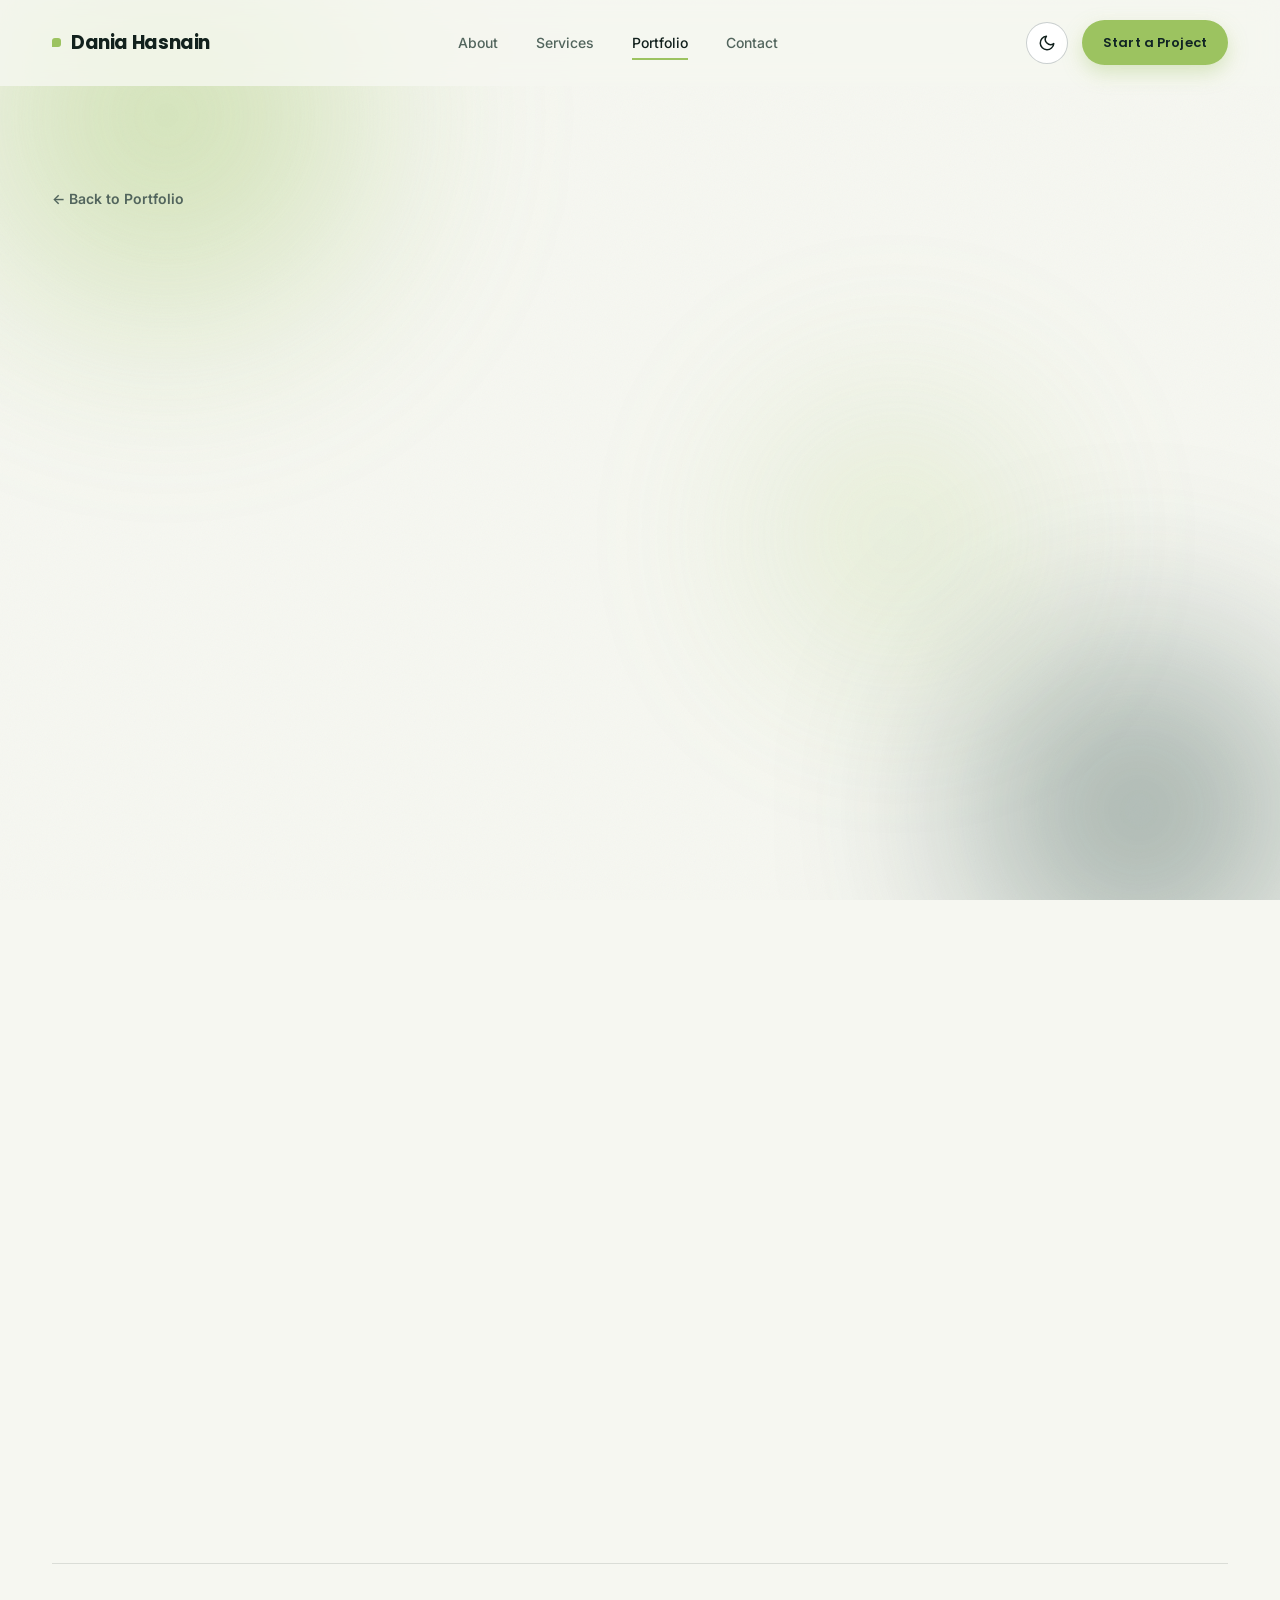
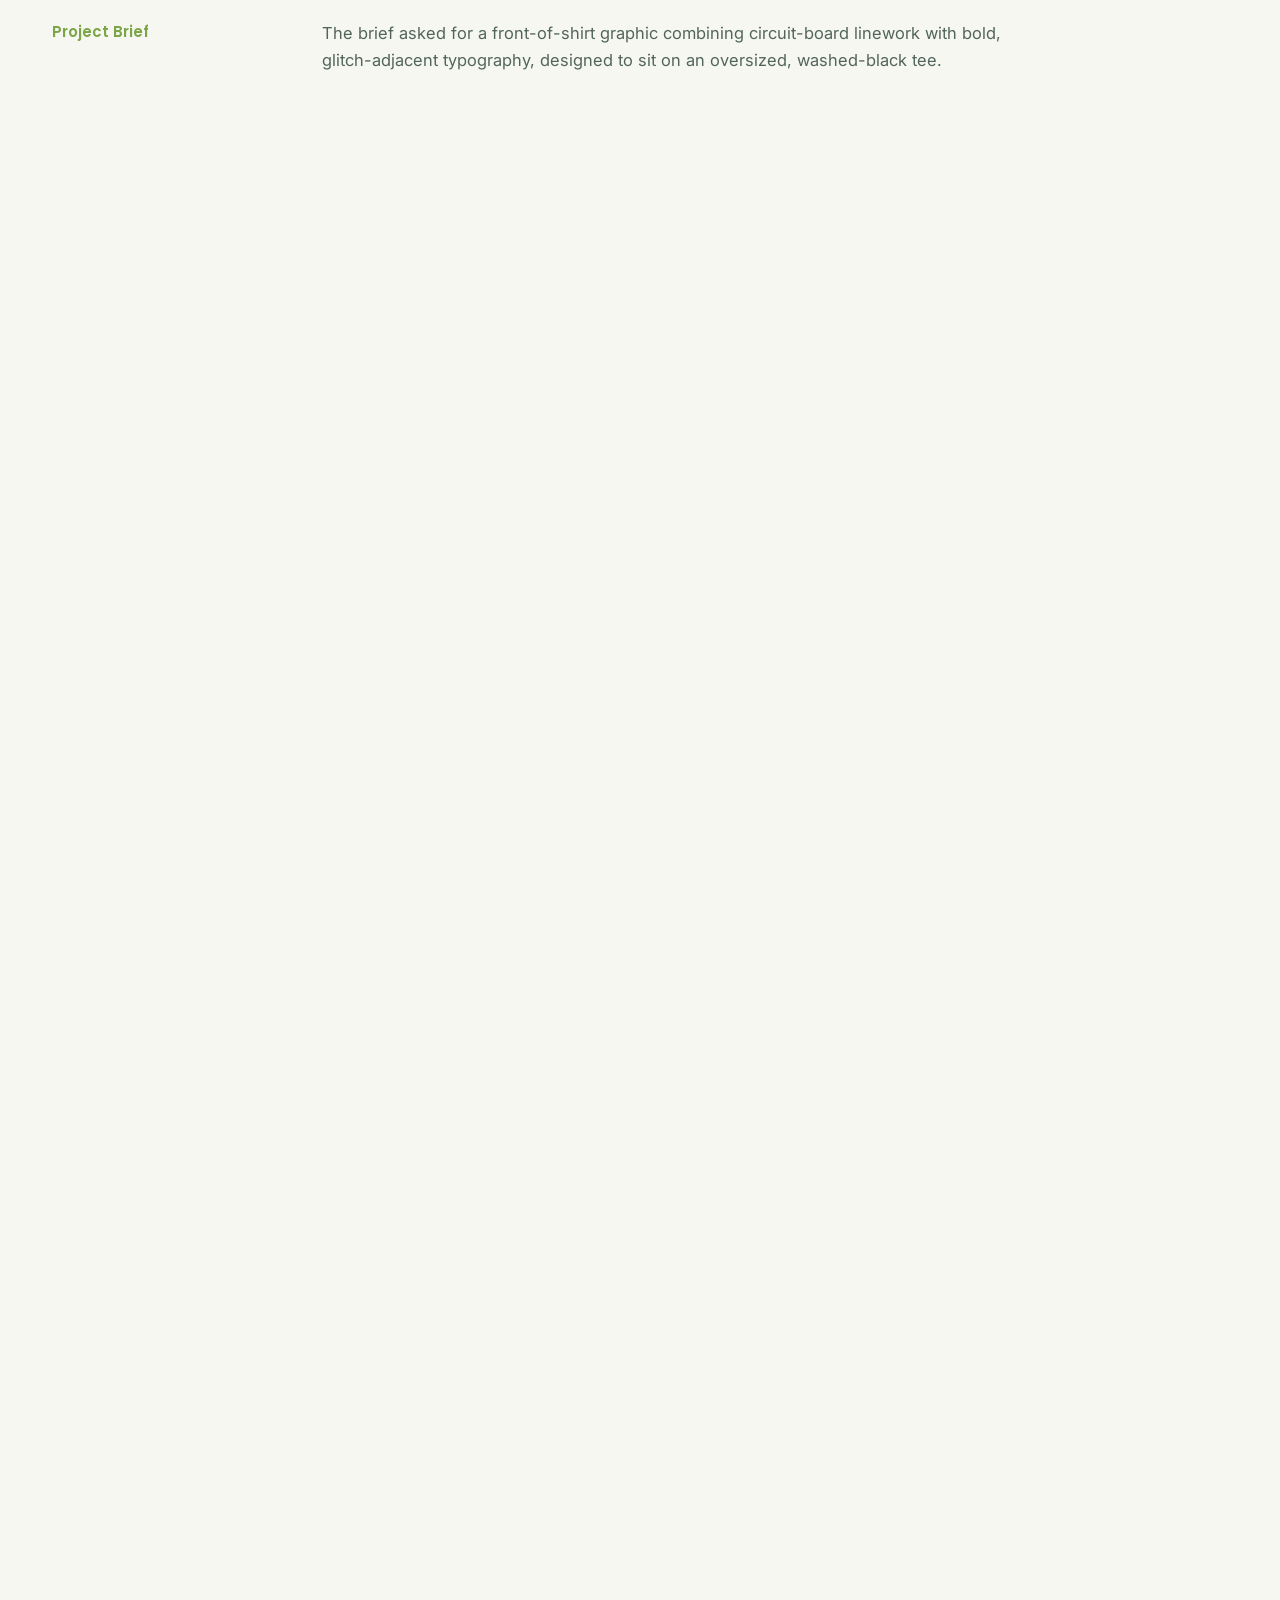
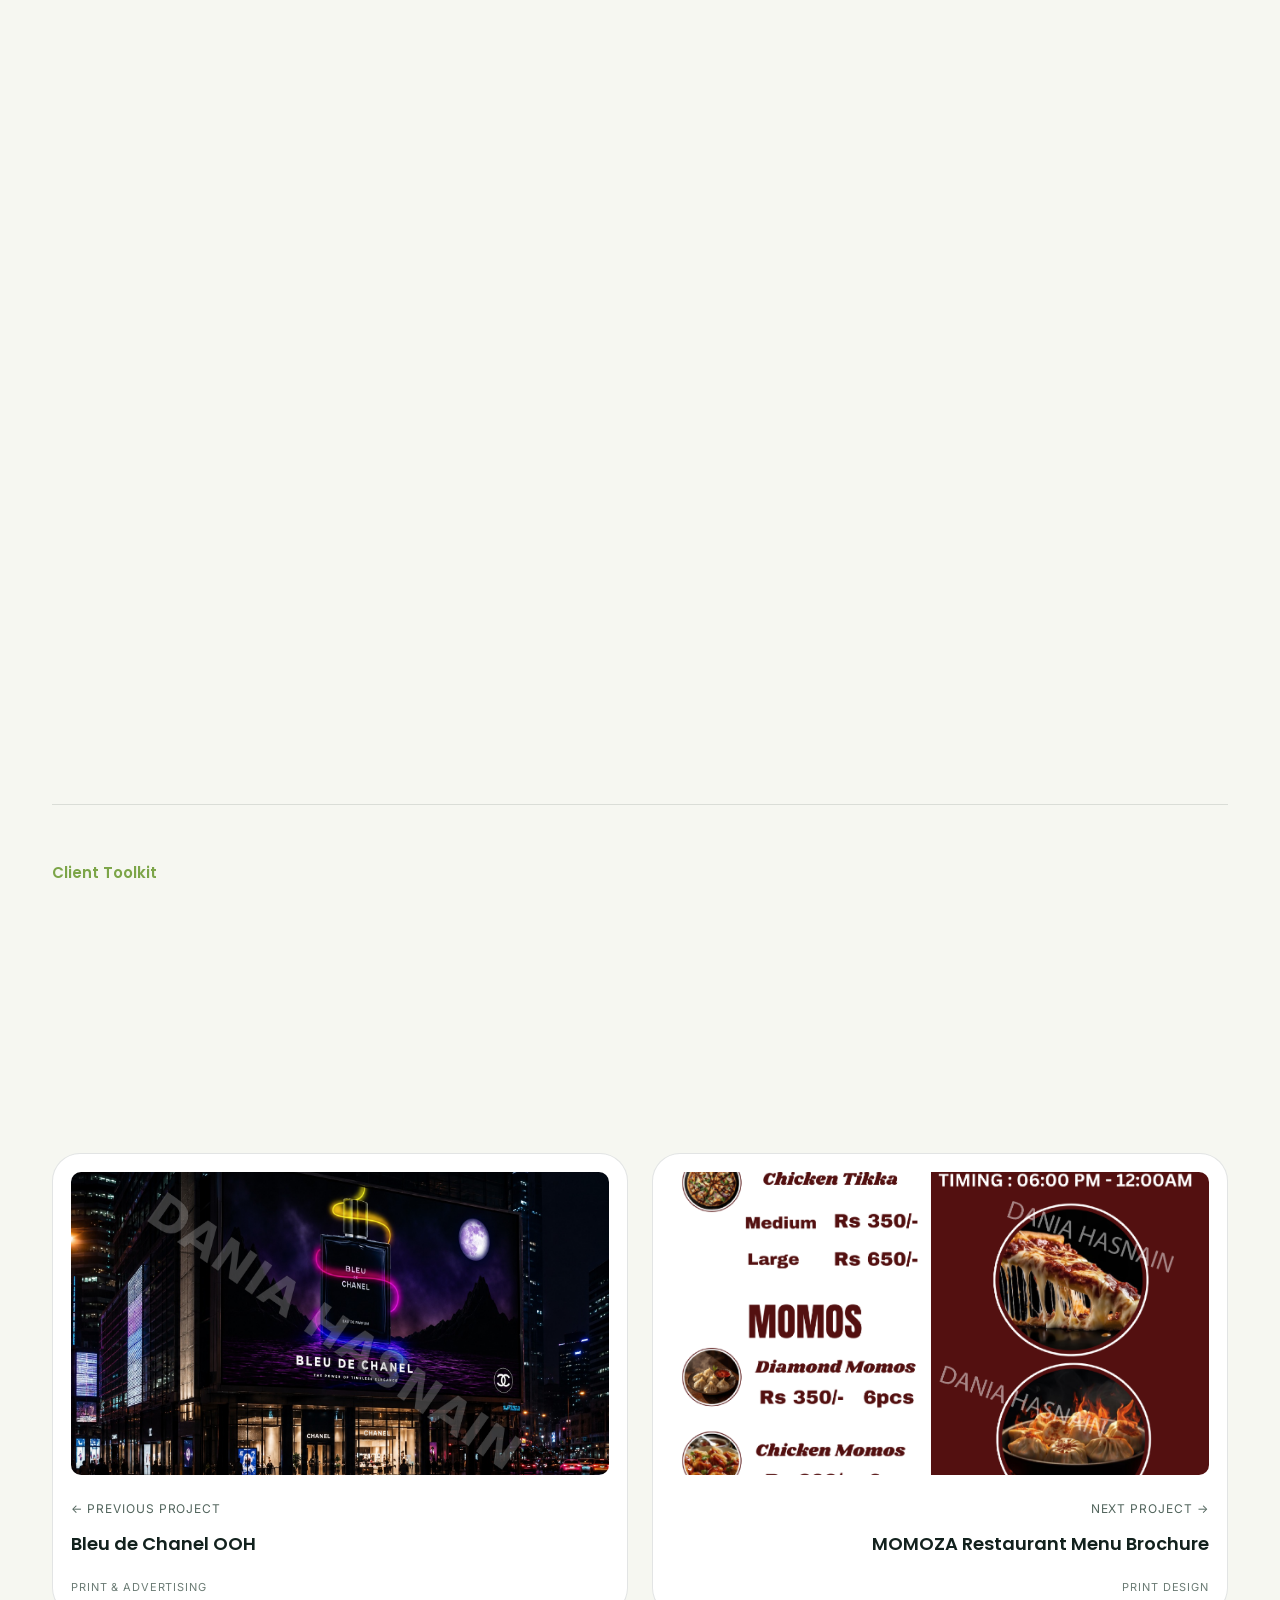
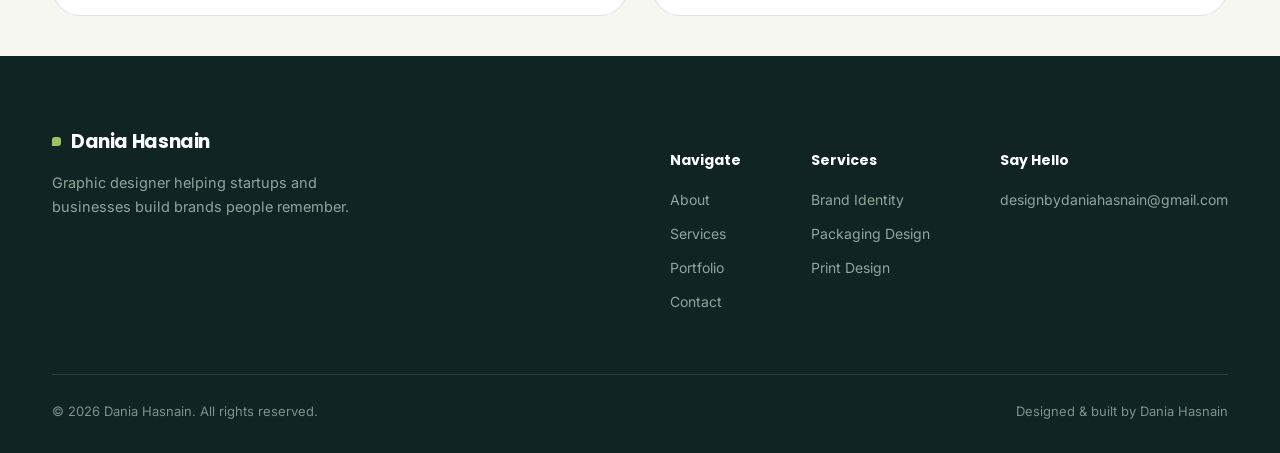
<file: projects/volt.html>
<!DOCTYPE html>
<html lang="en">
<head>
<meta charset="UTF-8">
<script>(function(){try{var t=localStorage.getItem('dh-theme')||(window.matchMedia('(prefers-color-scheme: dark)').matches?'dark':'light');document.documentElement.setAttribute('data-theme',t);if(sessionStorage.getItem('dh-intro-shown')){document.documentElement.setAttribute('data-intro-seen','');}if(location.hash){document.documentElement.style.scrollBehavior='auto';}}catch(e){}})();</script>
<meta name="viewport" content="width=device-width, initial-scale=1.0">
<title>VOLT Streetwear | Dania Hasnain — Graphic Designer</title>
<meta name="description" content="Graphic t-shirt print design case study for VOLT, a streetwear apparel brand.">
<link rel="canonical" href="https://www.daniahasnain.com/projects/volt.html">
<meta property="og:title" content="VOLT Streetwear — Case Study | Dania Hasnain">
<meta property="og:description" content="Graphic t-shirt print design case study for VOLT, a streetwear apparel brand.">
<meta property="og:type" content="article">
<meta property="og:url" content="https://www.daniahasnain.com/projects/volt.html">
<meta property="og:site_name" content="Dania Hasnain">
<meta property="og:image" content="https://www.daniahasnain.com/assets/img/volt-1.png">
<meta name="twitter:card" content="summary_large_image">
<meta name="twitter:title" content="VOLT Streetwear — Case Study | Dania Hasnain">
<meta name="twitter:description" content="Graphic t-shirt print design case study for VOLT, a streetwear apparel brand.">
<meta name="twitter:image" content="https://www.daniahasnain.com/assets/img/volt-1.png">
<link rel="icon" href="/favicon.ico" sizes="any">
<link rel="icon" type="image/png" sizes="32x32" href="../assets/img/favicon-32.png">
<link rel="icon" type="image/png" sizes="16x16" href="../assets/img/favicon-16.png">
<link rel="apple-touch-icon" href="/apple-touch-icon.png">
<link rel="manifest" href="/site.webmanifest">
<meta name="theme-color" content="#0f140f">
<link rel="preconnect" href="https://fonts.googleapis.com">
<link href="https://fonts.googleapis.com/css2?family=Poppins:wght@400;500;600;700&family=Inter:wght@400;500;600&display=swap" rel="stylesheet">
<link rel="stylesheet" href="../css/style.css">
</head>
<body>
<div id="site-preloader" aria-hidden="true">
  <div class="pl-mark">D<em>H</em></div>
  <div class="pl-name">Dania Hasnain</div>
  <div class="pl-line"></div>
</div>
<a class="skip-link" href="#main-content">Skip to main content</a>
<div class="ambient-bg" aria-hidden="true"><span class="ambient-blob a"></span><span class="ambient-blob b"></span><span class="ambient-blob c"></span></div>

<header class="site-header">
  <div class="header-inner">
    <a href="../index.html" class="logo"><span class="dot"></span>Dania Hasnain</a>
    <nav class="nav-links">
      <a href="../index.html#about">About</a>
      <a href="../index.html#services">Services</a>
      <a href="../index.html#portfolio" class="active">Portfolio</a>
      <a href="../index.html#contact">Contact</a>
    </nav>
    <div class="header-actions">
      <button class="theme-toggle" aria-label="Toggle dark mode">
        <svg class="icon-moon" viewBox="0 0 24 24" fill="none" stroke-width="2" stroke-linecap="round" stroke-linejoin="round"><path d="M21 12.79A9 9 0 1 1 11.21 3 7 7 0 0 0 21 12.79z"/></svg>
        <svg class="icon-sun" viewBox="0 0 24 24" fill="none" stroke-width="2" stroke-linecap="round" stroke-linejoin="round"><circle cx="12" cy="12" r="4"/><path d="M12 2v2M12 20v2M4.93 4.93l1.41 1.41M17.66 17.66l1.41 1.41M2 12h2M20 12h2M6.34 17.66l-1.41 1.41M19.07 4.93l-1.41 1.41"/></svg>
      </button>
      <a href="../index.html#contact" class="btn btn-primary btn-sm">Start a Project</a>
      <button class="nav-toggle" aria-label="Open menu"><span></span><span></span><span></span></button>
    </div>
  </div>
</header>

<main id="main-content">
  <section class="case-hero">
    <div class="container">
      <a href="../index.html#portfolio" class="back-link">&larr; Back to Portfolio</a>
      <p class="eyebrow" id="cs-eyebrow" style="margin-top:26px;"><span class="swatch"></span><span id="cs-category">Loading&hellip;</span></p>
      <div class="case-title-row" id="cs-title-row">
        <h1 id="cs-title" style="font-size:clamp(32px,5vw,54px); max-width:820px;">&nbsp;</h1>
      </div>
      <p class="lead" id="cs-lead" style="color:var(--muted); font-size:18px; max-width:640px;"></p>
      <div class="case-meta" id="cs-meta"></div>
    </div>
  </section>

  <div class="container">
    <div class="case-cover"><img id="cs-cover-img" src="" alt=""></div>
  </div>

  <div class="container" id="cs-blocks"></div>

  <div class="container">
    <div class="case-nav" id="cs-nav"></div>
  </div>
</main>

<footer class="site-footer">
  <div class="container">
    <div class="footer-top">
      <div class="footer-brand">
        <a href="../index.html" class="logo"><span class="dot"></span>Dania Hasnain</a>
        <p>Graphic designer helping startups and businesses build brands people remember.</p>
      </div>
      <div class="footer-cols">
        <div class="footer-col">
          <h5>Navigate</h5>
          <a href="../index.html#about">About</a>
          <a href="../index.html#services">Services</a>
          <a href="../index.html#portfolio">Portfolio</a>
          <a href="../index.html#contact">Contact</a>
        </div>
        <div class="footer-col">
          <h5>Services</h5>
          <a href="../index.html#services">Brand Identity</a>
          <a href="../index.html#services">Packaging Design</a>
          <a href="../index.html#services">Print Design</a>
        </div>
        <div class="footer-col">
          <h5>Say Hello</h5>
          <a href="mailto:designbydaniahasnain@gmail.com">designbydaniahasnain@gmail.com</a>
        </div>
      </div>
    </div>
    <div class="footer-bottom">
      <span>© 2026 Dania Hasnain. All rights reserved.</span>
      <span>Designed &amp; built by Dania Hasnain</span>
    </div>
  </div>
</footer>

<script>window.PROJECT_SLUG = 'volt';</script>
<script src="../content/projects-data.js"></script>
<script src="../js/main.js"></script>
<script src="../js/case-study.js"></script>
</body>
</html>
</file>
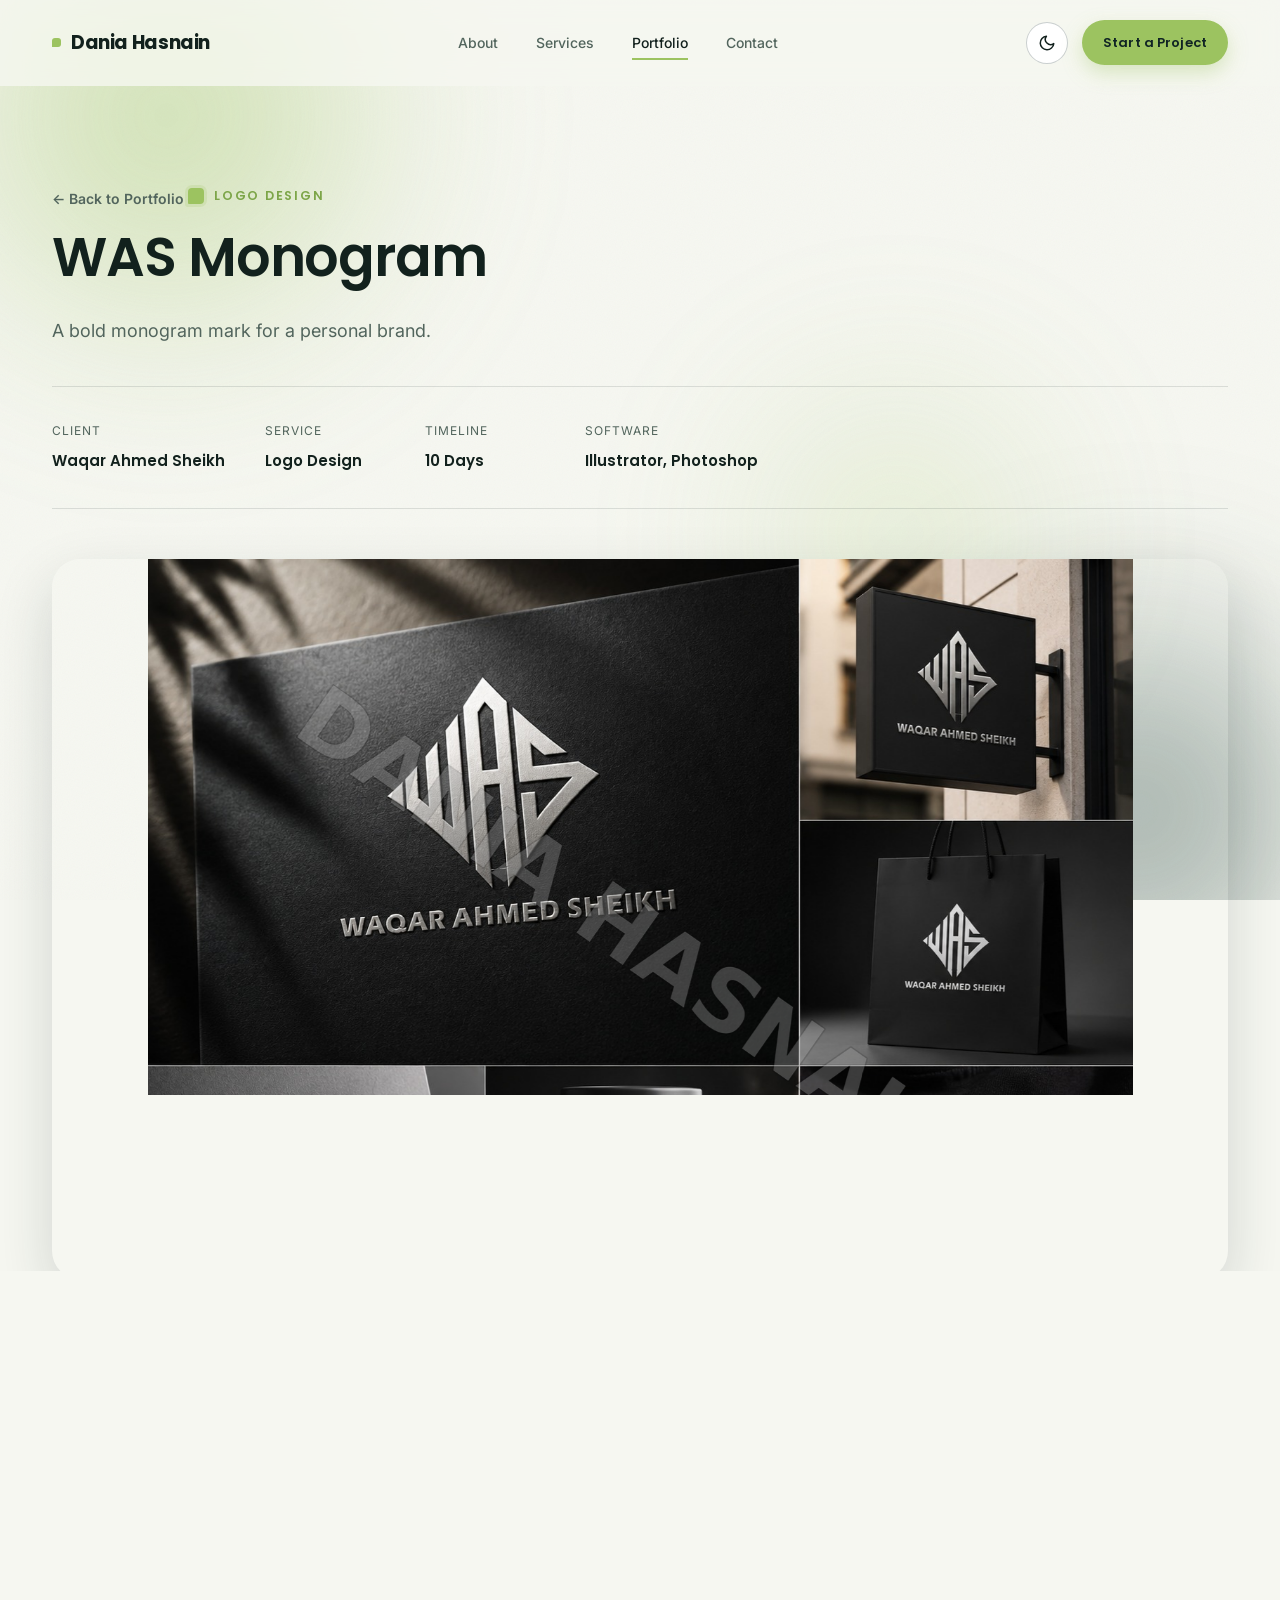
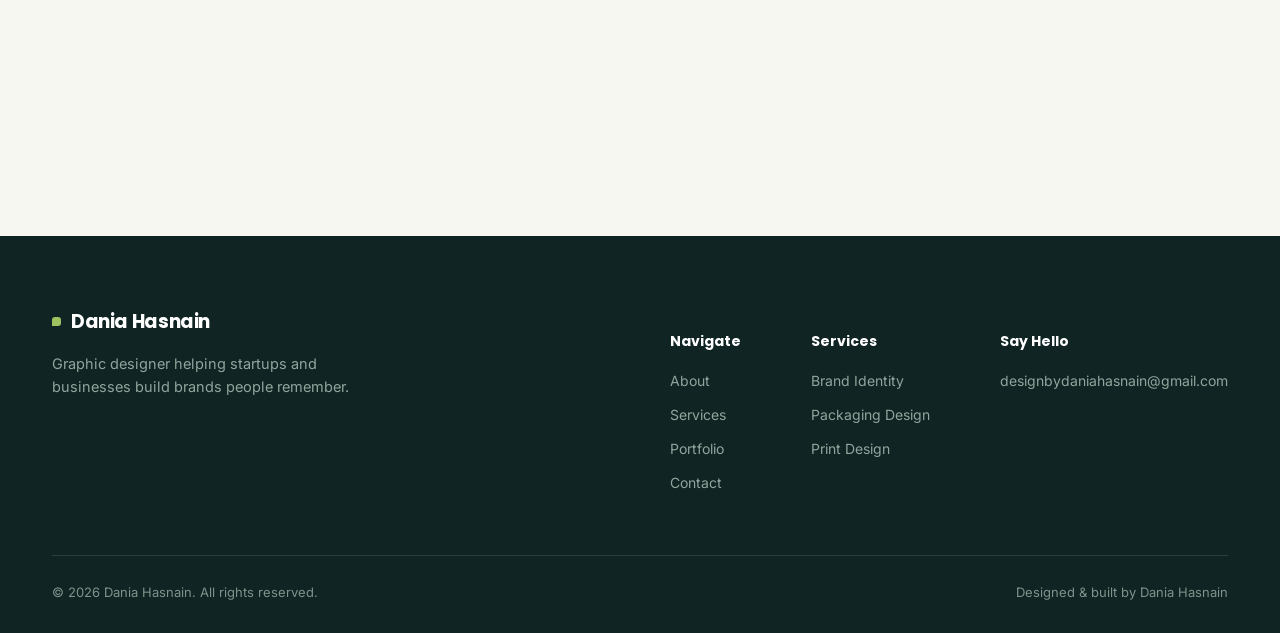
<file: projects/was.html>
<!DOCTYPE html>
<html lang="en">
<head>
<meta charset="UTF-8">
<script>(function(){try{var t=localStorage.getItem('dh-theme')||(window.matchMedia('(prefers-color-scheme: dark)').matches?'dark':'light');document.documentElement.setAttribute('data-theme',t);if(sessionStorage.getItem('dh-intro-shown')){document.documentElement.setAttribute('data-intro-seen','');}if(location.hash){document.documentElement.style.scrollBehavior='auto';}}catch(e){}})();</script>
<meta name="viewport" content="width=device-width, initial-scale=1.0">
<title>WAS Monogram | Dania Hasnain — Graphic Designer</title>
<meta name="description" content="Personal brand identity case study — a monogram logo system built for luxury black and metallic applications.">
<link rel="canonical" href="https://www.daniahasnain.com/projects/was.html">
<meta property="og:title" content="WAS Monogram — Case Study | Dania Hasnain">
<meta property="og:description" content="Personal brand identity case study — a monogram logo system built for luxury black and metallic applications.">
<meta property="og:type" content="article">
<meta property="og:url" content="https://www.daniahasnain.com/projects/was.html">
<meta property="og:site_name" content="Dania Hasnain">
<meta property="og:image" content="https://www.daniahasnain.com/assets/img/was-1.png">
<meta name="twitter:card" content="summary_large_image">
<meta name="twitter:title" content="WAS Monogram — Case Study | Dania Hasnain">
<meta name="twitter:description" content="Personal brand identity case study — a monogram logo system built for luxury black and metallic applications.">
<meta name="twitter:image" content="https://www.daniahasnain.com/assets/img/was-1.png">
<link rel="icon" href="/favicon.ico" sizes="any">
<link rel="icon" type="image/png" sizes="32x32" href="../assets/img/favicon-32.png">
<link rel="icon" type="image/png" sizes="16x16" href="../assets/img/favicon-16.png">
<link rel="apple-touch-icon" href="/apple-touch-icon.png">
<link rel="manifest" href="/site.webmanifest">
<meta name="theme-color" content="#0f140f">
<link rel="preconnect" href="https://fonts.googleapis.com">
<link href="https://fonts.googleapis.com/css2?family=Poppins:wght@400;500;600;700&family=Inter:wght@400;500;600&display=swap" rel="stylesheet">
<link rel="stylesheet" href="../css/style.css">
</head>
<body>
<div id="site-preloader" aria-hidden="true">
  <div class="pl-mark">D<em>H</em></div>
  <div class="pl-name">Dania Hasnain</div>
  <div class="pl-line"></div>
</div>
<a class="skip-link" href="#main-content">Skip to main content</a>
<div class="ambient-bg" aria-hidden="true"><span class="ambient-blob a"></span><span class="ambient-blob b"></span><span class="ambient-blob c"></span></div>

<header class="site-header">
  <div class="header-inner">
    <a href="../index.html" class="logo"><span class="dot"></span>Dania Hasnain</a>
    <nav class="nav-links">
      <a href="../index.html#about">About</a>
      <a href="../index.html#services">Services</a>
      <a href="../index.html#portfolio" class="active">Portfolio</a>
      <a href="../index.html#contact">Contact</a>
    </nav>
    <div class="header-actions">
      <button class="theme-toggle" aria-label="Toggle dark mode">
        <svg class="icon-moon" viewBox="0 0 24 24" fill="none" stroke-width="2" stroke-linecap="round" stroke-linejoin="round"><path d="M21 12.79A9 9 0 1 1 11.21 3 7 7 0 0 0 21 12.79z"/></svg>
        <svg class="icon-sun" viewBox="0 0 24 24" fill="none" stroke-width="2" stroke-linecap="round" stroke-linejoin="round"><circle cx="12" cy="12" r="4"/><path d="M12 2v2M12 20v2M4.93 4.93l1.41 1.41M17.66 17.66l1.41 1.41M2 12h2M20 12h2M6.34 17.66l-1.41 1.41M19.07 4.93l-1.41 1.41"/></svg>
      </button>
      <a href="../index.html#contact" class="btn btn-primary btn-sm">Start a Project</a>
      <button class="nav-toggle" aria-label="Open menu"><span></span><span></span><span></span></button>
    </div>
  </div>
</header>

<main id="main-content">
  <section class="case-hero">
    <div class="container">
      <a href="../index.html#portfolio" class="back-link">&larr; Back to Portfolio</a>
      <p class="eyebrow" id="cs-eyebrow" style="margin-top:26px;"><span class="swatch"></span><span id="cs-category">Loading&hellip;</span></p>
      <div class="case-title-row" id="cs-title-row">
        <h1 id="cs-title" style="font-size:clamp(32px,5vw,54px); max-width:820px;">&nbsp;</h1>
      </div>
      <p class="lead" id="cs-lead" style="color:var(--muted); font-size:18px; max-width:640px;"></p>
      <div class="case-meta" id="cs-meta"></div>
    </div>
  </section>

  <div class="container">
    <div class="case-cover"><img id="cs-cover-img" src="" alt=""></div>
  </div>

  <div class="container" id="cs-blocks"></div>

  <div class="container">
    <div class="case-nav" id="cs-nav"></div>
  </div>
</main>

<footer class="site-footer">
  <div class="container">
    <div class="footer-top">
      <div class="footer-brand">
        <a href="../index.html" class="logo"><span class="dot"></span>Dania Hasnain</a>
        <p>Graphic designer helping startups and businesses build brands people remember.</p>
      </div>
      <div class="footer-cols">
        <div class="footer-col">
          <h5>Navigate</h5>
          <a href="../index.html#about">About</a>
          <a href="../index.html#services">Services</a>
          <a href="../index.html#portfolio">Portfolio</a>
          <a href="../index.html#contact">Contact</a>
        </div>
        <div class="footer-col">
          <h5>Services</h5>
          <a href="../index.html#services">Brand Identity</a>
          <a href="../index.html#services">Packaging Design</a>
          <a href="../index.html#services">Print Design</a>
        </div>
        <div class="footer-col">
          <h5>Say Hello</h5>
          <a href="mailto:designbydaniahasnain@gmail.com">designbydaniahasnain@gmail.com</a>
        </div>
      </div>
    </div>
    <div class="footer-bottom">
      <span>© 2026 Dania Hasnain. All rights reserved.</span>
      <span>Designed &amp; built by Dania Hasnain</span>
    </div>
  </div>
</footer>

<script>window.PROJECT_SLUG = 'was';</script>
<script src="../content/projects-data.js"></script>
<script src="../js/main.js"></script>
<script src="../js/case-study.js"></script>
</body>
</html>
</file>
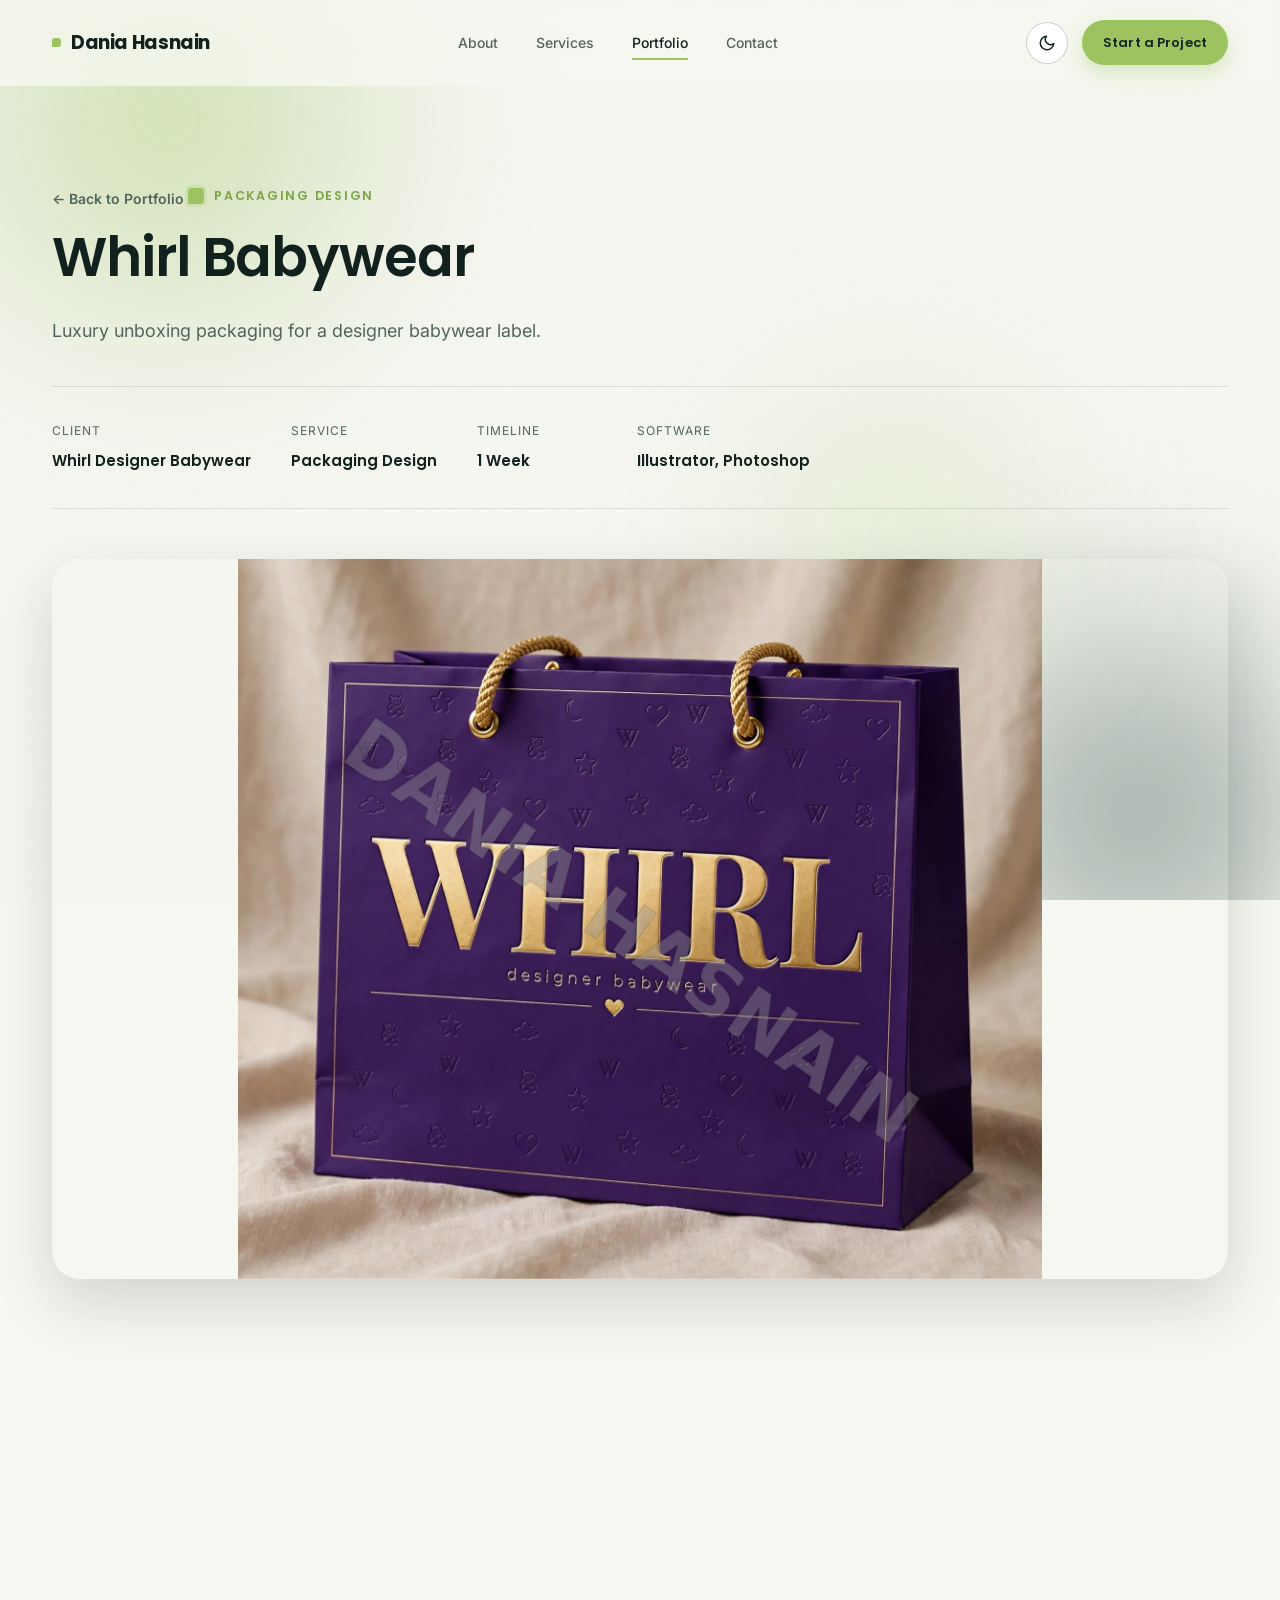
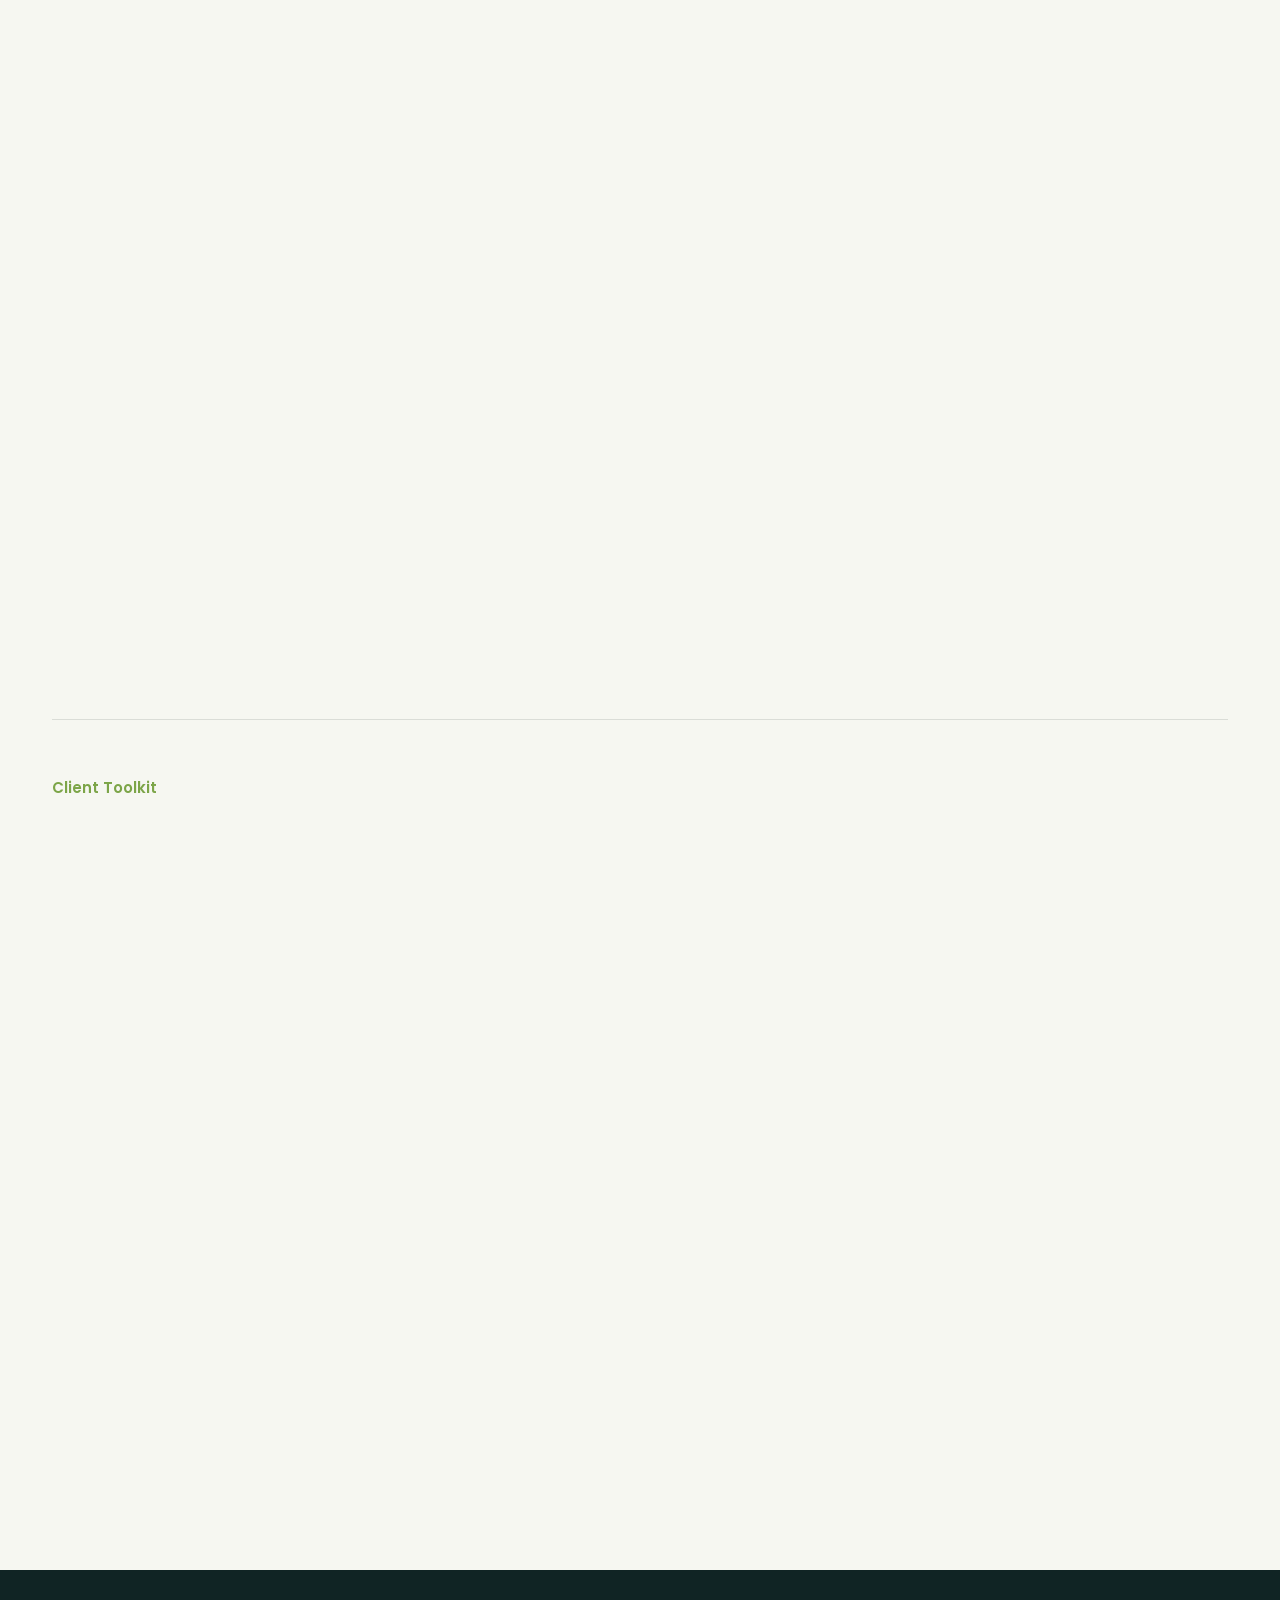
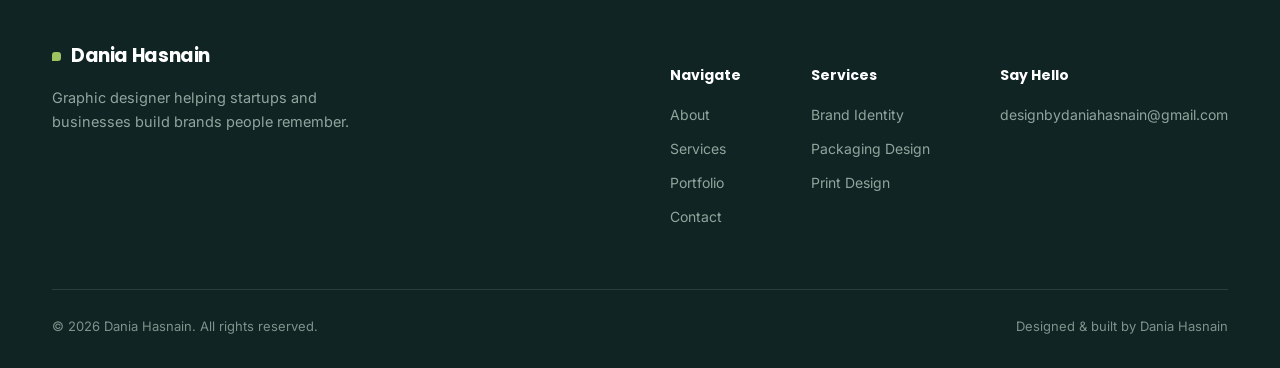
<file: projects/whirl.html>
<!DOCTYPE html>
<html lang="en">
<head>
<meta charset="UTF-8">
<script>(function(){try{var t=localStorage.getItem('dh-theme')||(window.matchMedia('(prefers-color-scheme: dark)').matches?'dark':'light');document.documentElement.setAttribute('data-theme',t);if(sessionStorage.getItem('dh-intro-shown')){document.documentElement.setAttribute('data-intro-seen','');}if(location.hash){document.documentElement.style.scrollBehavior='auto';}}catch(e){}})();</script>
<meta name="viewport" content="width=device-width, initial-scale=1.0">
<title>Whirl Babywear | Dania Hasnain — Graphic Designer</title>
<meta name="description" content="Luxury packaging design case study for Whirl, a designer babywear label — gift box and shopping bag system.">
<link rel="canonical" href="https://www.daniahasnain.com/projects/whirl.html">
<meta property="og:title" content="Whirl Babywear — Case Study | Dania Hasnain">
<meta property="og:description" content="Luxury packaging design case study for Whirl, a designer babywear label — gift box and shopping bag system.">
<meta property="og:type" content="article">
<meta property="og:url" content="https://www.daniahasnain.com/projects/whirl.html">
<meta property="og:site_name" content="Dania Hasnain">
<meta property="og:image" content="https://www.daniahasnain.com/assets/img/whirl-1.png">
<meta name="twitter:card" content="summary_large_image">
<meta name="twitter:title" content="Whirl Babywear — Case Study | Dania Hasnain">
<meta name="twitter:description" content="Luxury packaging design case study for Whirl, a designer babywear label — gift box and shopping bag system.">
<meta name="twitter:image" content="https://www.daniahasnain.com/assets/img/whirl-1.png">
<link rel="icon" href="/favicon.ico" sizes="any">
<link rel="icon" type="image/png" sizes="32x32" href="../assets/img/favicon-32.png">
<link rel="icon" type="image/png" sizes="16x16" href="../assets/img/favicon-16.png">
<link rel="apple-touch-icon" href="/apple-touch-icon.png">
<link rel="manifest" href="/site.webmanifest">
<meta name="theme-color" content="#0f140f">
<link rel="preconnect" href="https://fonts.googleapis.com">
<link href="https://fonts.googleapis.com/css2?family=Poppins:wght@400;500;600;700&family=Inter:wght@400;500;600&display=swap" rel="stylesheet">
<link rel="stylesheet" href="../css/style.css">
</head>
<body>
<div id="site-preloader" aria-hidden="true">
  <div class="pl-mark">D<em>H</em></div>
  <div class="pl-name">Dania Hasnain</div>
  <div class="pl-line"></div>
</div>
<a class="skip-link" href="#main-content">Skip to main content</a>
<div class="ambient-bg" aria-hidden="true"><span class="ambient-blob a"></span><span class="ambient-blob b"></span><span class="ambient-blob c"></span></div>

<header class="site-header">
  <div class="header-inner">
    <a href="../index.html" class="logo"><span class="dot"></span>Dania Hasnain</a>
    <nav class="nav-links">
      <a href="../index.html#about">About</a>
      <a href="../index.html#services">Services</a>
      <a href="../index.html#portfolio" class="active">Portfolio</a>
      <a href="../index.html#contact">Contact</a>
    </nav>
    <div class="header-actions">
      <button class="theme-toggle" aria-label="Toggle dark mode">
        <svg class="icon-moon" viewBox="0 0 24 24" fill="none" stroke-width="2" stroke-linecap="round" stroke-linejoin="round"><path d="M21 12.79A9 9 0 1 1 11.21 3 7 7 0 0 0 21 12.79z"/></svg>
        <svg class="icon-sun" viewBox="0 0 24 24" fill="none" stroke-width="2" stroke-linecap="round" stroke-linejoin="round"><circle cx="12" cy="12" r="4"/><path d="M12 2v2M12 20v2M4.93 4.93l1.41 1.41M17.66 17.66l1.41 1.41M2 12h2M20 12h2M6.34 17.66l-1.41 1.41M19.07 4.93l-1.41 1.41"/></svg>
      </button>
      <a href="../index.html#contact" class="btn btn-primary btn-sm">Start a Project</a>
      <button class="nav-toggle" aria-label="Open menu"><span></span><span></span><span></span></button>
    </div>
  </div>
</header>

<main id="main-content">
  <section class="case-hero">
    <div class="container">
      <a href="../index.html#portfolio" class="back-link">&larr; Back to Portfolio</a>
      <p class="eyebrow" id="cs-eyebrow" style="margin-top:26px;"><span class="swatch"></span><span id="cs-category">Loading&hellip;</span></p>
      <div class="case-title-row" id="cs-title-row">
        <h1 id="cs-title" style="font-size:clamp(32px,5vw,54px); max-width:820px;">&nbsp;</h1>
      </div>
      <p class="lead" id="cs-lead" style="color:var(--muted); font-size:18px; max-width:640px;"></p>
      <div class="case-meta" id="cs-meta"></div>
    </div>
  </section>

  <div class="container">
    <div class="case-cover"><img id="cs-cover-img" src="" alt=""></div>
  </div>

  <div class="container" id="cs-blocks"></div>

  <div class="container">
    <div class="case-nav" id="cs-nav"></div>
  </div>
</main>

<footer class="site-footer">
  <div class="container">
    <div class="footer-top">
      <div class="footer-brand">
        <a href="../index.html" class="logo"><span class="dot"></span>Dania Hasnain</a>
        <p>Graphic designer helping startups and businesses build brands people remember.</p>
      </div>
      <div class="footer-cols">
        <div class="footer-col">
          <h5>Navigate</h5>
          <a href="../index.html#about">About</a>
          <a href="../index.html#services">Services</a>
          <a href="../index.html#portfolio">Portfolio</a>
          <a href="../index.html#contact">Contact</a>
        </div>
        <div class="footer-col">
          <h5>Services</h5>
          <a href="../index.html#services">Brand Identity</a>
          <a href="../index.html#services">Packaging Design</a>
          <a href="../index.html#services">Print Design</a>
        </div>
        <div class="footer-col">
          <h5>Say Hello</h5>
          <a href="mailto:designbydaniahasnain@gmail.com">designbydaniahasnain@gmail.com</a>
        </div>
      </div>
    </div>
    <div class="footer-bottom">
      <span>© 2026 Dania Hasnain. All rights reserved.</span>
      <span>Designed &amp; built by Dania Hasnain</span>
    </div>
  </div>
</footer>

<script>window.PROJECT_SLUG = 'whirl';</script>
<script src="../content/projects-data.js"></script>
<script src="../js/main.js"></script>
<script src="../js/case-study.js"></script>
</body>
</html>
</file>
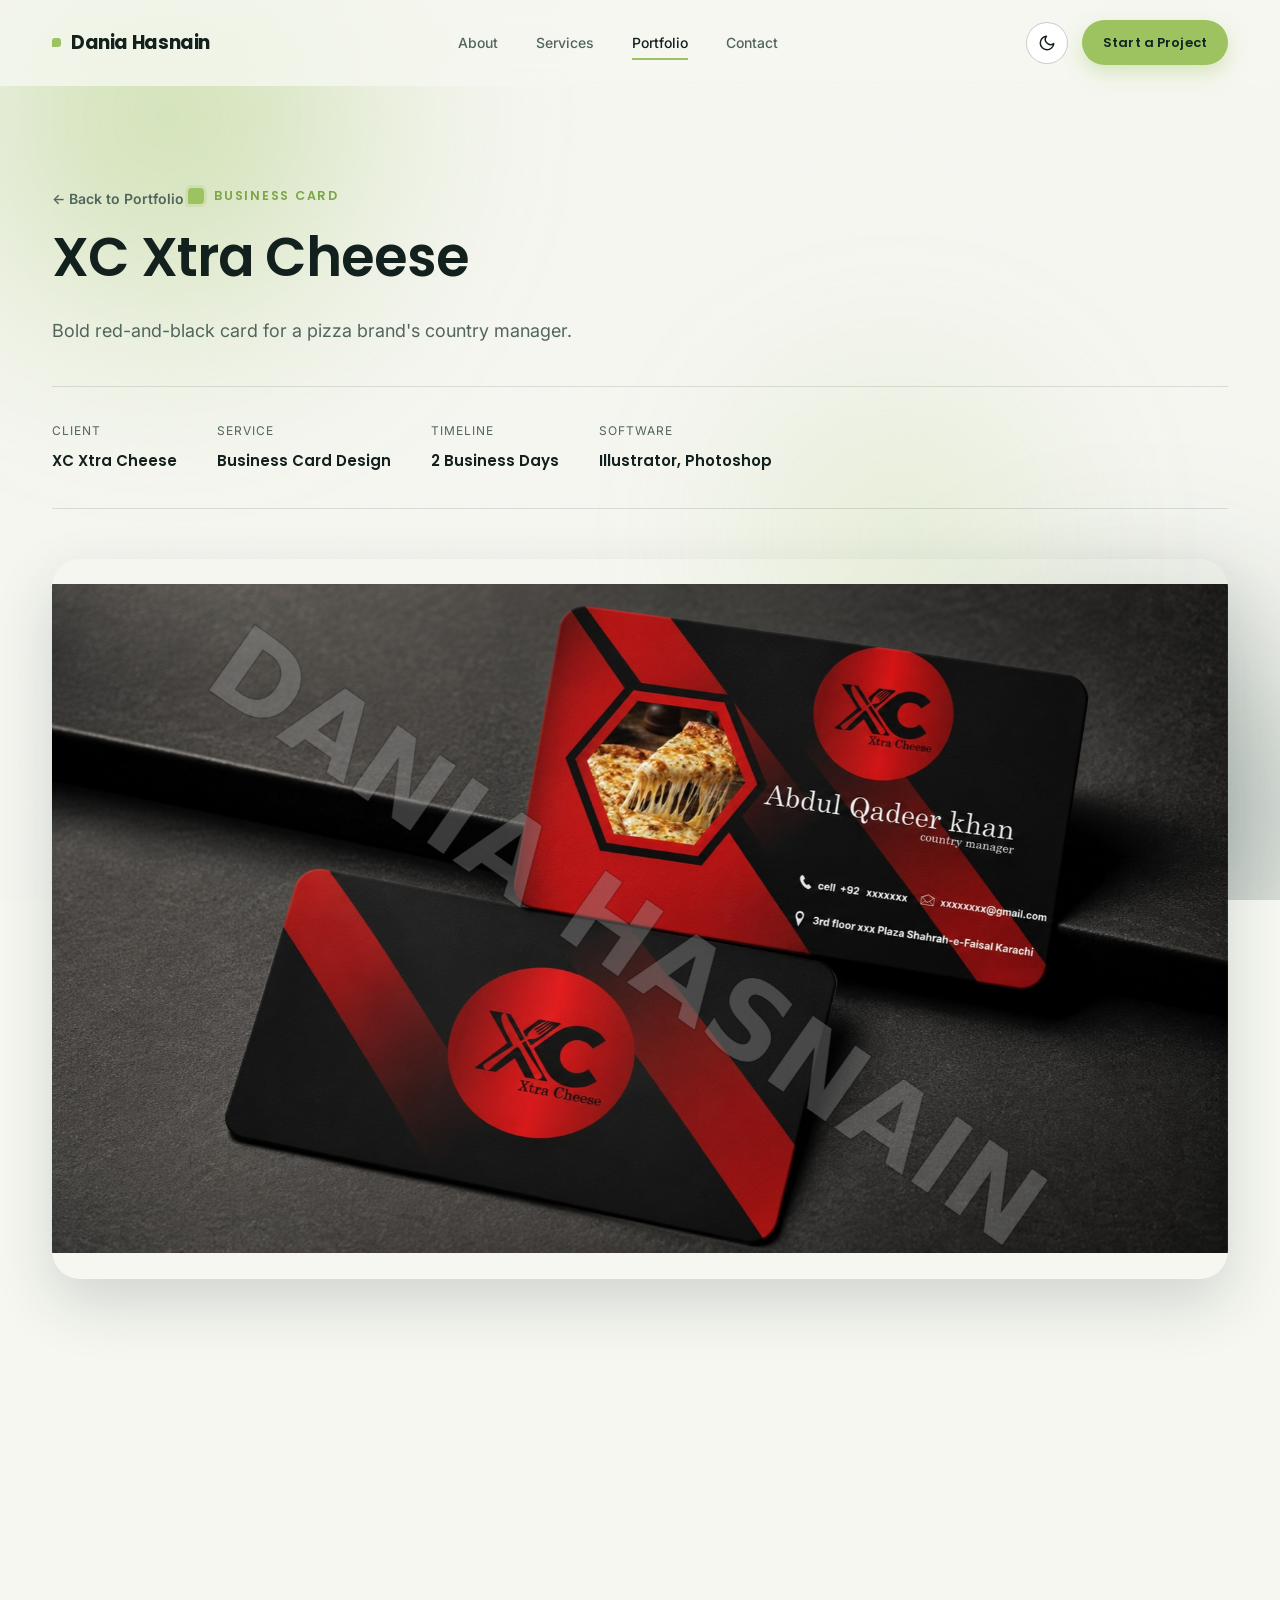
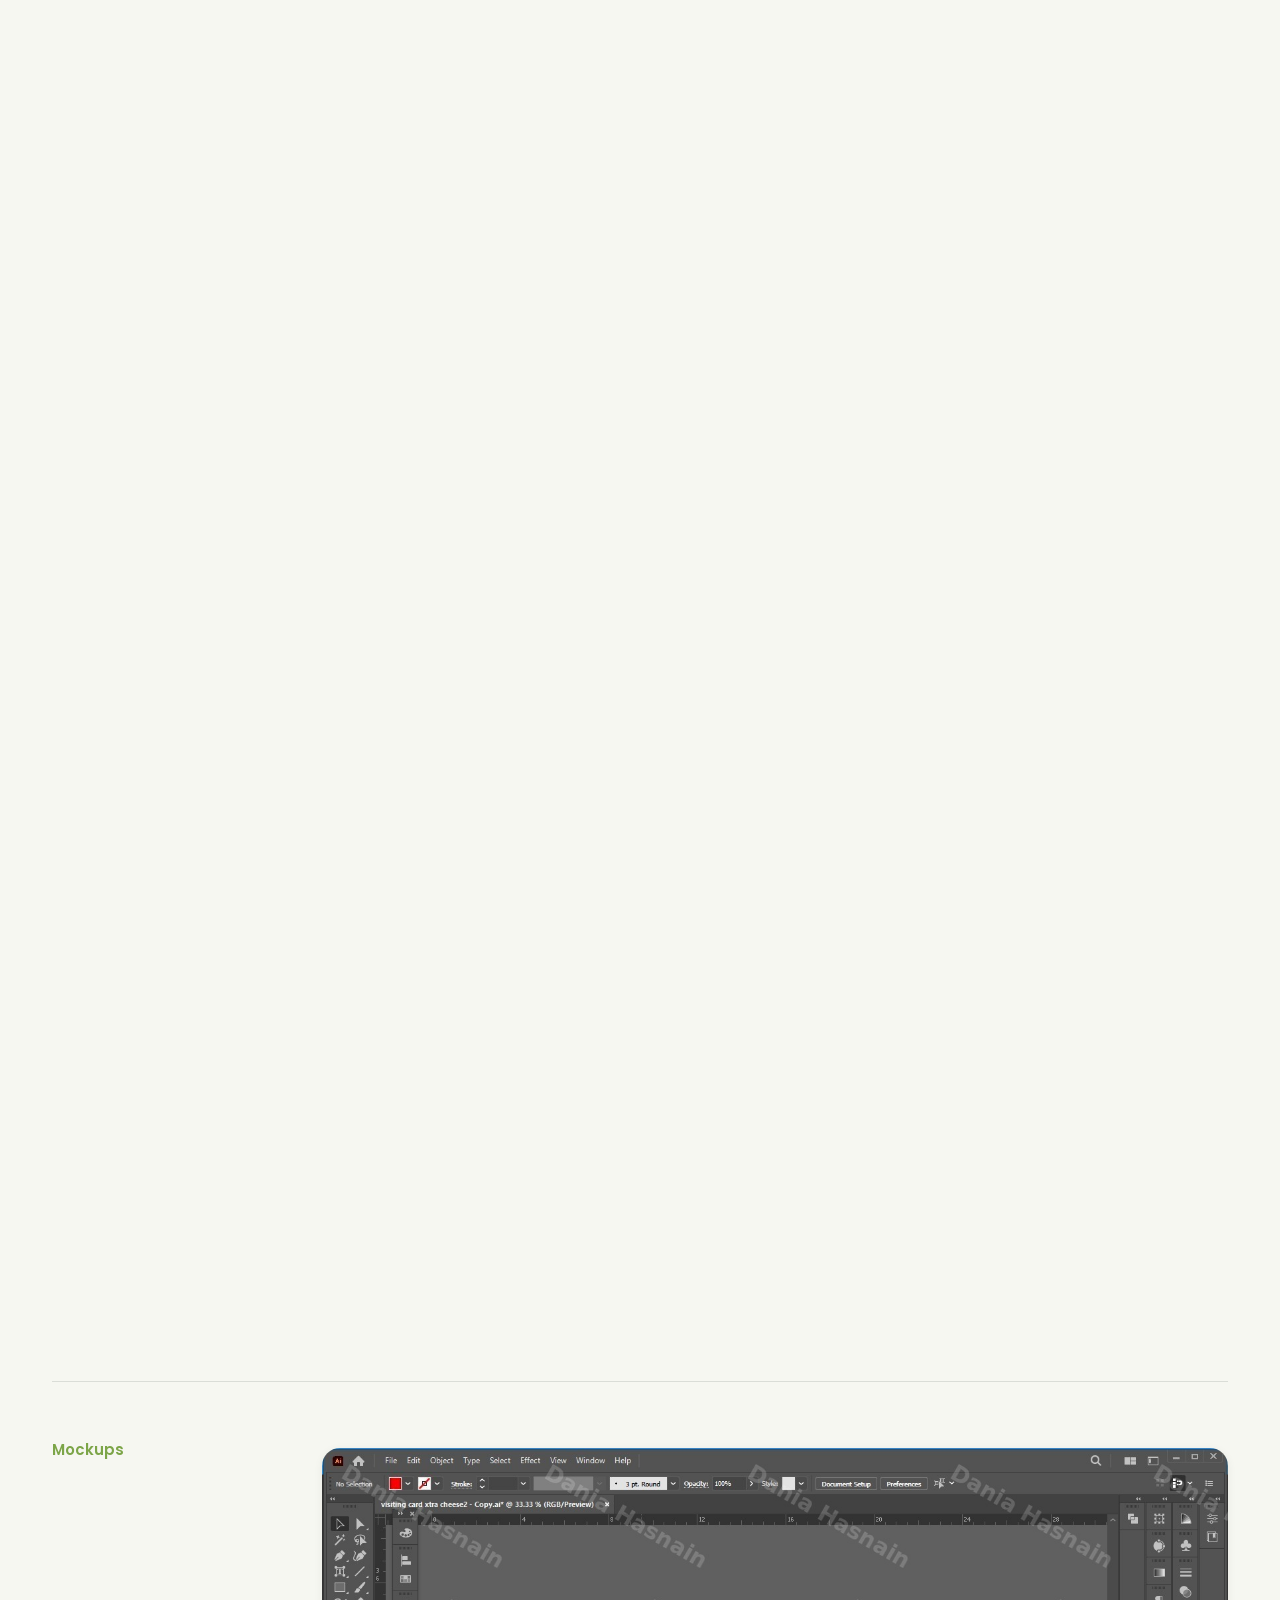
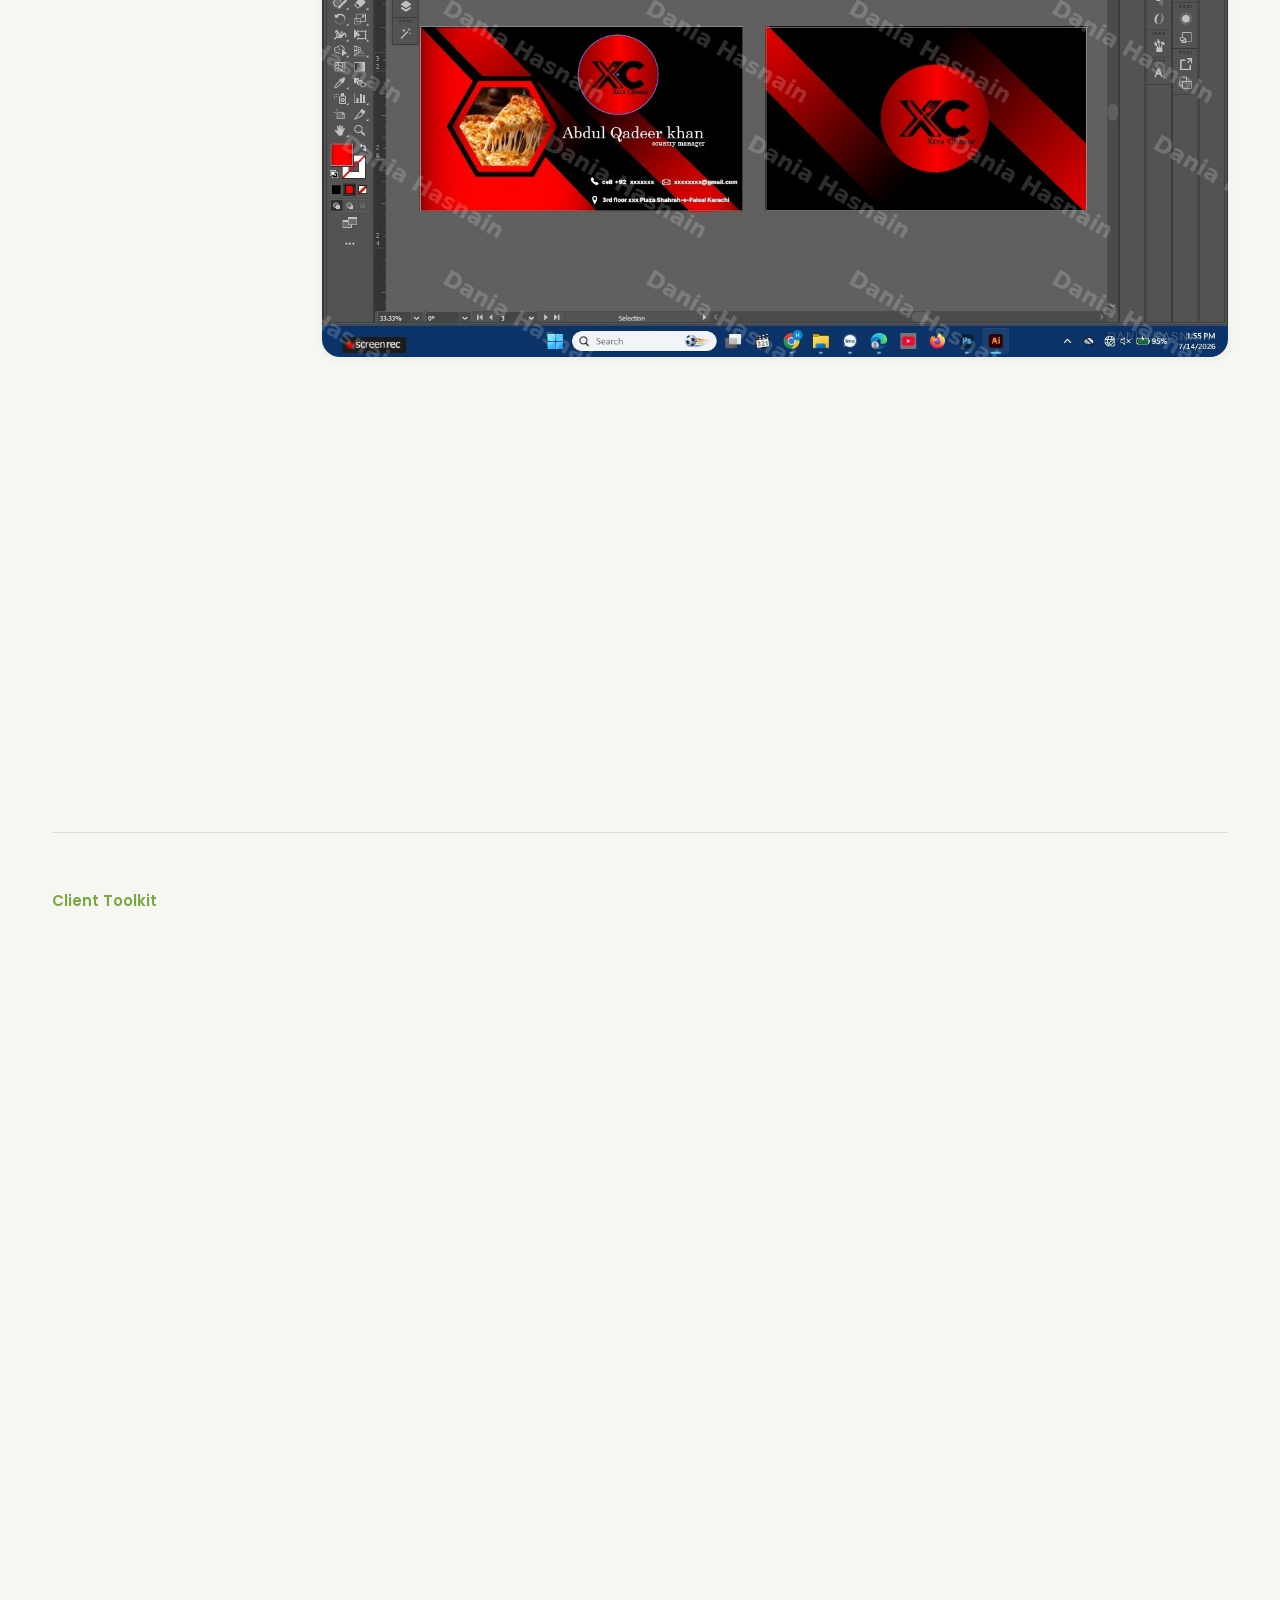
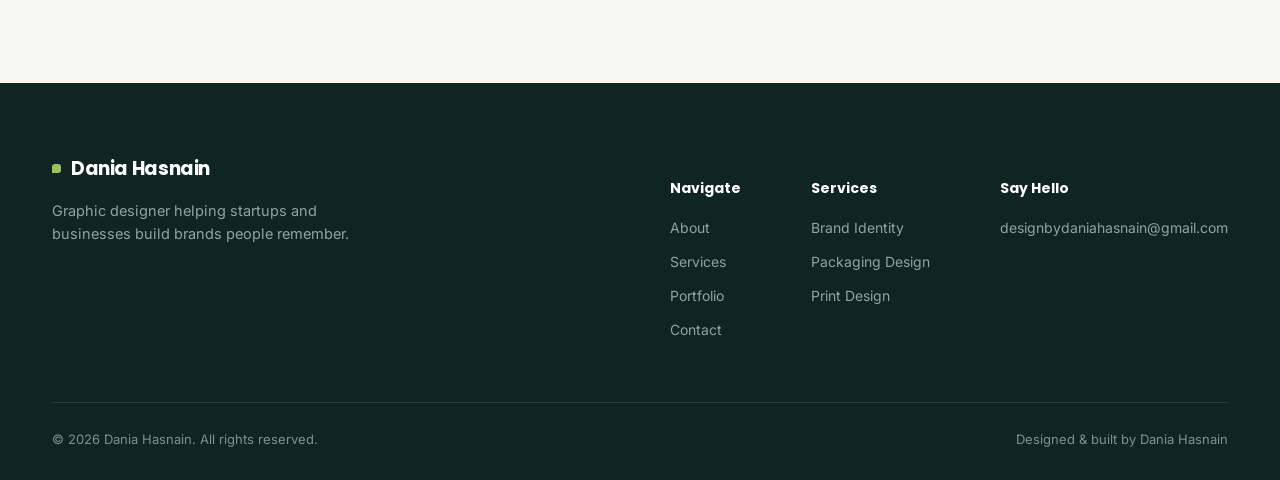
<file: projects/xtracheese.html>
<!DOCTYPE html>
<html lang="en">
<head>
<meta charset="UTF-8">
<script>(function(){try{var t=localStorage.getItem('dh-theme')||(window.matchMedia('(prefers-color-scheme: dark)').matches?'dark':'light');document.documentElement.setAttribute('data-theme',t);if(sessionStorage.getItem('dh-intro-shown')){document.documentElement.setAttribute('data-intro-seen','');}if(location.hash){document.documentElement.style.scrollBehavior='auto';}}catch(e){}})();</script>
<meta name="viewport" content="width=device-width, initial-scale=1.0">
<title>XC Xtra Cheese | Dania Hasnain — Graphic Designer</title>
<meta name="description" content="Business card design case study for XC Xtra Cheese, a pizza brand's country manager identity.">
<link rel="canonical" href="https://www.daniahasnain.com/projects/xtracheese.html">
<meta property="og:title" content="XC Xtra Cheese — Case Study | Dania Hasnain">
<meta property="og:description" content="Business card design case study for XC Xtra Cheese, a pizza brand's country manager identity.">
<meta property="og:type" content="article">
<meta property="og:url" content="https://www.daniahasnain.com/projects/xtracheese.html">
<meta property="og:site_name" content="Dania Hasnain">
<meta property="og:image" content="https://www.daniahasnain.com/assets/img/xtracheese-1.png">
<meta name="twitter:card" content="summary_large_image">
<meta name="twitter:title" content="XC Xtra Cheese — Case Study | Dania Hasnain">
<meta name="twitter:description" content="Business card design case study for XC Xtra Cheese, a pizza brand's country manager identity.">
<meta name="twitter:image" content="https://www.daniahasnain.com/assets/img/xtracheese-1.png">
<link rel="icon" href="/favicon.ico" sizes="any">
<link rel="icon" type="image/png" sizes="32x32" href="../assets/img/favicon-32.png">
<link rel="icon" type="image/png" sizes="16x16" href="../assets/img/favicon-16.png">
<link rel="apple-touch-icon" href="/apple-touch-icon.png">
<link rel="manifest" href="/site.webmanifest">
<meta name="theme-color" content="#0f140f">
<link rel="preconnect" href="https://fonts.googleapis.com">
<link href="https://fonts.googleapis.com/css2?family=Poppins:wght@400;500;600;700&family=Inter:wght@400;500;600&display=swap" rel="stylesheet">
<link rel="stylesheet" href="../css/style.css">
</head>
<body>
<div id="site-preloader" aria-hidden="true">
  <div class="pl-mark">D<em>H</em></div>
  <div class="pl-name">Dania Hasnain</div>
  <div class="pl-line"></div>
</div>
<a class="skip-link" href="#main-content">Skip to main content</a>
<div class="ambient-bg" aria-hidden="true"><span class="ambient-blob a"></span><span class="ambient-blob b"></span><span class="ambient-blob c"></span></div>

<header class="site-header">
  <div class="header-inner">
    <a href="../index.html" class="logo"><span class="dot"></span>Dania Hasnain</a>
    <nav class="nav-links">
      <a href="../index.html#about">About</a>
      <a href="../index.html#services">Services</a>
      <a href="../index.html#portfolio" class="active">Portfolio</a>
      <a href="../index.html#contact">Contact</a>
    </nav>
    <div class="header-actions">
      <button class="theme-toggle" aria-label="Toggle dark mode">
        <svg class="icon-moon" viewBox="0 0 24 24" fill="none" stroke-width="2" stroke-linecap="round" stroke-linejoin="round"><path d="M21 12.79A9 9 0 1 1 11.21 3 7 7 0 0 0 21 12.79z"/></svg>
        <svg class="icon-sun" viewBox="0 0 24 24" fill="none" stroke-width="2" stroke-linecap="round" stroke-linejoin="round"><circle cx="12" cy="12" r="4"/><path d="M12 2v2M12 20v2M4.93 4.93l1.41 1.41M17.66 17.66l1.41 1.41M2 12h2M20 12h2M6.34 17.66l-1.41 1.41M19.07 4.93l-1.41 1.41"/></svg>
      </button>
      <a href="../index.html#contact" class="btn btn-primary btn-sm">Start a Project</a>
      <button class="nav-toggle" aria-label="Open menu"><span></span><span></span><span></span></button>
    </div>
  </div>
</header>

<main id="main-content">
  <section class="case-hero">
    <div class="container">
      <a href="../index.html#portfolio" class="back-link">&larr; Back to Portfolio</a>
      <p class="eyebrow" id="cs-eyebrow" style="margin-top:26px;"><span class="swatch"></span><span id="cs-category">Loading&hellip;</span></p>
      <div class="case-title-row" id="cs-title-row">
        <h1 id="cs-title" style="font-size:clamp(32px,5vw,54px); max-width:820px;">&nbsp;</h1>
      </div>
      <p class="lead" id="cs-lead" style="color:var(--muted); font-size:18px; max-width:640px;"></p>
      <div class="case-meta" id="cs-meta"></div>
    </div>
  </section>

  <div class="container">
    <div class="case-cover"><img id="cs-cover-img" src="" alt=""></div>
  </div>

  <div class="container" id="cs-blocks"></div>

  <div class="container">
    <div class="case-nav" id="cs-nav"></div>
  </div>
</main>

<footer class="site-footer">
  <div class="container">
    <div class="footer-top">
      <div class="footer-brand">
        <a href="../index.html" class="logo"><span class="dot"></span>Dania Hasnain</a>
        <p>Graphic designer helping startups and businesses build brands people remember.</p>
      </div>
      <div class="footer-cols">
        <div class="footer-col">
          <h5>Navigate</h5>
          <a href="../index.html#about">About</a>
          <a href="../index.html#services">Services</a>
          <a href="../index.html#portfolio">Portfolio</a>
          <a href="../index.html#contact">Contact</a>
        </div>
        <div class="footer-col">
          <h5>Services</h5>
          <a href="../index.html#services">Brand Identity</a>
          <a href="../index.html#services">Packaging Design</a>
          <a href="../index.html#services">Print Design</a>
        </div>
        <div class="footer-col">
          <h5>Say Hello</h5>
          <a href="mailto:designbydaniahasnain@gmail.com">designbydaniahasnain@gmail.com</a>
        </div>
      </div>
    </div>
    <div class="footer-bottom">
      <span>© 2026 Dania Hasnain. All rights reserved.</span>
      <span>Designed &amp; built by Dania Hasnain</span>
    </div>
  </div>
</footer>

<script>window.PROJECT_SLUG = 'xtracheese';</script>
<script src="../content/projects-data.js"></script>
<script src="../js/main.js"></script>
<script src="../js/case-study.js"></script>
</body>
</html>
</file>
<file: css/style.css>
/* ============================================================
   Dania Hasnain — Portfolio
   Design tokens
   ============================================================ */
.skip-link{
  position:fixed; top:-60px; left:16px; z-index:9999;
  background:var(--green); color:#0f140f; font-weight:600;
  padding:12px 18px; border-radius:10px; text-decoration:none;
  transition:top .25s ease;
}
.skip-link:focus{ top:16px; }

:root{
  --green: #9CC360;
  --green-deep: #7CA548;
  --dark: #102424;
  --dark-2: #163430;
  --dark-3: #1D3E38;

  /* light mode surface */
  --bg: #F6F7F1;
  --surface: #FFFFFF;
  --surface-2: #EEF1E7;
  --ink: #12211D;
  --muted: #52655D;
  --line: rgba(16,36,36,0.12);
  --line-strong: rgba(16,36,36,0.22);

  --shadow-sm: 0 2px 10px rgba(16,36,36,0.06);
  --shadow-md: 0 12px 32px rgba(16,36,36,0.10);
  --shadow-lg: 0 24px 60px rgba(16,36,36,0.16);

  --radius-sm: 10px;
  --radius-md: 18px;
  --radius-lg: 28px;

  --font-display: 'Poppins', sans-serif;
  --font-body: 'Inter', sans-serif;

  --container: 1240px;
  --ease: cubic-bezier(.22,1,.36,1);
}

[data-theme="dark"]{
  --bg: #102424;
  --surface: #14302B;
  --surface-2: #193832;
  --ink: #EAF1EA;
  --muted: #9FB8AC;
  --line: rgba(234,241,234,0.10);
  --line-strong: rgba(234,241,234,0.18);
  --shadow-sm: 0 2px 10px rgba(0,0,0,0.25);
  --shadow-md: 0 12px 32px rgba(0,0,0,0.35);
  --shadow-lg: 0 24px 70px rgba(0,0,0,0.5);
}

*,*::before,*::after{ box-sizing:border-box; }
html{ scroll-behavior:smooth; }
body{
  margin:0;
  background:var(--bg);
  color:var(--ink);
  font-family:var(--font-body);
  font-size:clamp(15px, 14.6px + 0.25vw, 16px);
  line-height:1.65;
  -webkit-font-smoothing:antialiased;
  transition:background .4s var(--ease), color .4s var(--ease);
  overflow-x:hidden;
}
img{ max-width:100%; display:block; }
a{ color:inherit; text-decoration:none; }
ul{ margin:0; padding:0; list-style:none; }
button{ font-family:inherit; cursor:pointer; }
h1,h2,h3,h4{
  font-family:var(--font-display);
  margin:0 0 .5em;
  line-height:1.2;
  letter-spacing:-0.02em;
  font-weight:600;
}
p{ margin:0 0 1em; }
.container{
  max-width:var(--container);
  margin:0 auto;
  padding:0 clamp(20px, 4vw, 32px);
}

::selection{ background:var(--green); color:var(--dark); }

/* focus states */
a:focus-visible, button:focus-visible, input:focus-visible, textarea:focus-visible{
  outline:2px solid var(--green);
  outline-offset:3px;
  border-radius:4px;
}

@media (prefers-reduced-motion: reduce){
  *{ animation-duration:0.01ms !important; animation-iteration-count:1 !important; transition-duration:0.01ms !important; scroll-behavior:auto !important; }
}

/* ============ Eyebrow / swatch-tag signature element ============ */
.eyebrow{
  display:inline-flex;
  align-items:center;
  gap:10px;
  font-family:var(--font-display);
  font-size:12.5px;
  font-weight:600;
  letter-spacing:0.14em;
  text-transform:uppercase;
  color:var(--green-deep);
  margin-bottom:18px;
}
[data-theme="dark"] .eyebrow{ color:var(--green); }
.eyebrow .swatch{
  width:16px; height:16px;
  border-radius:4px 4px 4px 1px;
  background:var(--green);
  box-shadow:0 0 0 3px color-mix(in srgb, var(--green) 18%, transparent);
  flex-shrink:0;
}

/* ============ Buttons ============ */
.btn{
  display:inline-flex;
  align-items:center;
  gap:10px;
  padding:15px 28px;
  border-radius:100px;
  font-family:var(--font-display);
  font-weight:600;
  font-size:14.5px;
  letter-spacing:0.01em;
  border:1px solid transparent;
  transition:transform .35s var(--ease), box-shadow .35s var(--ease), background .3s ease, color .3s ease, border-color .3s ease;
  white-space:nowrap;
}
.btn-primary{
  background:var(--green);
  color:var(--dark);
  box-shadow:0 8px 20px rgba(156,195,96,0.35);
}
.btn-primary:hover{ transform:translateY(-3px); box-shadow:0 14px 30px rgba(156,195,96,0.45); }
.btn-ghost{
  background:transparent;
  color:var(--ink);
  border-color:var(--line-strong);
}
.btn-ghost:hover{ border-color:var(--green); color:var(--green-deep); transform:translateY(-3px); }
[data-theme="dark"] .btn-ghost:hover{ color:var(--green); }
.btn-sm{ padding:11px 20px; font-size:13px; }

/* ============ Header ============ */
.site-header{
  position:fixed; top:0; left:0; right:0; z-index:1000;
  background:color-mix(in srgb, var(--bg) 82%, transparent);
  backdrop-filter:blur(14px) saturate(140%);
  border-bottom:1px solid transparent;
  transition:border-color .3s ease, background .4s ease;
}
.site-header.scrolled{ border-bottom-color:var(--line); }
.header-inner{
  display:flex; align-items:center; justify-content:space-between;
  padding:clamp(14px, 3vw, 20px) clamp(16px, 4vw, 32px);
  max-width:var(--container); margin:0 auto;
}
@media (max-height:500px){
  /* Shrink the fixed header on short viewports so it can't eat into the hero content below it */
  .header-inner{ padding-top:8px; padding-bottom:8px; }
}
.logo{
  font-family:var(--font-display); font-weight:700; font-size:19px;
  letter-spacing:-0.02em;
  display:flex; align-items:center; gap:10px;
}
.logo .dot{ width:9px; height:9px; border-radius:3px 3px 3px 0; background:var(--green); }
.nav-links{ display:flex; align-items:center; gap:38px; }
.nav-links a{
  font-size:14px; font-weight:500; color:var(--muted);
  position:relative; padding:4px 0;
  transition:color .25s ease;
}
.nav-links a::after{
  content:''; position:absolute; left:0; bottom:-2px; width:0; height:2px;
  background:var(--green); transition:width .3s var(--ease);
}
.nav-links a:hover, .nav-links a.active{ color:var(--ink); }
.nav-links a:hover::after, .nav-links a.active::after{ width:100%; }
.header-actions{ display:flex; align-items:center; gap:14px; }

.theme-toggle{
  width:42px; height:42px; border-radius:50%;
  border:1px solid var(--line-strong);
  background:var(--surface);
  display:flex; align-items:center; justify-content:center;
  transition:transform .3s var(--ease), border-color .3s ease;
}
.theme-toggle:hover{ transform:rotate(20deg); border-color:var(--green); }
.theme-toggle svg{ width:18px; height:18px; stroke:var(--ink); }
.theme-toggle .icon-sun{ display:none; }
[data-theme="dark"] .theme-toggle .icon-moon{ display:none; }
[data-theme="dark"] .theme-toggle .icon-sun{ display:block; }

.nav-toggle{
  display:none; width:42px; height:42px; border-radius:50%;
  border:1px solid var(--line-strong); background:var(--surface);
  align-items:center; justify-content:center; flex-direction:column; gap:4px;
}
.nav-toggle span{ width:16px; height:2px; background:var(--ink); border-radius:2px; transition:.3s ease; }

@media (max-width:900px){
  .nav-links{
    position:fixed; inset:0 0 0 auto; width:min(78vw,340px);
    background:var(--surface); flex-direction:column; align-items:flex-start;
    padding:100px 32px 40px; gap:26px;
    transform:translateX(100%); transition:transform .45s var(--ease);
    box-shadow:var(--shadow-lg);
  .case-cover{
    min-height:auto;
}

.case-cover img{
    max-width:100%;
    max-height:75vh;

    width:auto;
    height:auto;

    object-fit:contain;
}
  }
  .nav-links.open{ transform:translateX(0); }
  .nav-toggle{ display:flex; }
  .nav-links a{ font-size:17px; }
}

/* Short-height landscape tablets (e.g. Nest Hub 1024x600) fall outside the
   900px width breakpoint but still don't have room for the full nav row,
   so the links get squeezed/hidden. Give them the same hamburger treatment. */
@media (min-width:901px) and (max-height:700px){
  .nav-links{
    position:fixed; inset:0 0 0 auto; width:min(60vw,320px);
    background:var(--surface); flex-direction:column; align-items:flex-start;
    padding:90px 32px 32px; gap:22px;
    transform:translateX(100%); transition:transform .45s var(--ease);
    box-shadow:var(--shadow-lg);
  }
  .nav-links.open{ transform:translateX(0); }
  .nav-toggle{ display:flex; }
  .nav-links a{ font-size:16px; }
}

/* ============ Hero ============ */
/* Sized with min(vw,vh) hybrid clamps so EVERY value shrinks against
   whichever dimension is tighter — a short-but-wide laptop screen and a
   narrow-but-short phone both get content that fits in exactly one
   screen, no scrolling needed to see the full hero. */
.hero{
  position:relative;
  display:flex;
  align-items:center;
  height:100vh;   /* fallback for browsers without dvh support */
  height:100dvh;  /* dynamic viewport height — tracks mobile URL-bar show/hide, always = one real screen */
  padding:clamp(72px, 9vh, 140px) 0 clamp(16px, 4vh, 56px);
  overflow:hidden;
}
.hero-bg{
  position:absolute; inset:0; z-index:0; overflow:hidden;
  background:#102424; /* solid fallback so nothing but the video is ever visible here, even for a split second before it paints */
}
.hero-bg-video{
  position:absolute; inset:0;
  width:100%; height:100%;
  min-width:100%; min-height:100%;
  object-fit:cover; object-position:center 60%;
}
@media (max-height:700px){
  .hero{ padding-top:clamp(64px, 8vh, 100px); padding-bottom:clamp(12px, 3vh, 32px); }
  .hero-actions .btn{ padding:12px 22px; font-size:14px; }
}
@media (max-height:500px){
  .hero{ padding-top:clamp(56px, 15vh, 90px); }
}
@media (max-height:500px){
  /* Extremely short viewports (small landscape phones): guarantee no clipping */
  .hero{ height:auto; min-height:100vh; min-height:100dvh; }
}
.hero-bg-overlay{
  position:absolute; inset:0;
  background:linear-gradient(180deg, rgba(0,0,0,.55) 0%, rgba(0,0,0,.45) 45%, rgba(0,0,0,.6) 100%);
}
[data-theme="dark"] .hero-bg-overlay{
  background:linear-gradient(180deg, rgba(0,0,0,.65) 0%, rgba(0,0,0,.5) 45%, rgba(0,0,0,.7) 100%);
}
.hero--video .hero-kicker,
.hero--video .hero-stats .stat span{ color:rgba(255,255,255,.75); }
.hero--video h1,
.hero.hero--video p.lead,
.hero--video .hero-stats .stat b,
.hero--video .hero-stats .stat-badge span{ color:#fff; }
.hero--video h1 em{ color:var(--green); }
.hero--video .btn-ghost{ color:#fff; border-color:rgba(255,255,255,.5); }
.hero--video .btn-ghost:hover{ border-color:var(--green); color:var(--green); }
.hero-grid{
  position:relative; z-index:1; width:100%;
  display:grid; grid-template-columns:1.05fr 0.95fr; gap:clamp(24px, 3vh, 60px); align-items:center;
}
.hero-kicker{ color:var(--muted); font-size:clamp(12px, min(2.2vw, 1.9vh), 15px); margin-bottom:clamp(8px, 1.8vh, 20px); }
.hero h1{
  /* +15% over the previous clamp(26px, min(7vw,5.6vh), 52px), same vh-aware
     approach so the hero still fits short viewports without overflowing. */
  font-size:clamp(30px, min(8.05vw, 6.44vh), 60px);
  line-height:1.1;
  margin-bottom:clamp(10px, 2.2vh, 26px);
}
.hero h1 em{ font-style:normal; color:var(--green-deep); }
[data-theme="dark"] .hero h1 em{ color:var(--green); }
.hero p.lead{
  /* +15% over the previous clamp(13.5px, min(2.4vw,1.8vh), 18px) */
  font-size:clamp(15.5px, min(2.76vw, 2.07vh), 20.7px); line-height:1.5; color:var(--muted); max-width:480px; margin-bottom:clamp(12px, 2.6vh, 40px);
}
.hero-actions{ display:flex; gap:clamp(10px, 1.6vh, 16px); flex-wrap:wrap; margin-bottom:clamp(14px, 3vh, 52px); }
.hero-stats{ display:flex; gap:clamp(16px, 3vh, 36px); flex-wrap:wrap; align-items:center; }
.hero-stats .stat b{ font-family:var(--font-display); font-size:clamp(17px, 2.6vh, 26px); display:block; }
.hero-stats .stat span{ font-size:clamp(11px, 1.6vh, 13px); color:var(--muted); }
.hero-stats .stat-badge{ display:flex; align-items:center; gap:10px; }
.hero-stats .stat-badge .badge-mark{
  width:clamp(30px, 4.5vh, 40px); height:clamp(30px, 4.5vh, 40px); border-radius:12px 12px 12px 3px; flex-shrink:0;
  background:color-mix(in srgb, var(--green) 18%, transparent);
  color:var(--green-deep); display:flex; align-items:center; justify-content:center;
  font-size:18px; margin:0;
}
[data-theme="dark"] .hero-stats .stat-badge .badge-mark{ color:var(--green); }
.hero-stats .stat-badge span{ font-family:var(--font-display); font-weight:600; font-size:13.5px; color:var(--ink); max-width:110px; }

.hero-visual{ position:relative; display:flex; justify-content:center; }
.hero-visual .blob{
  position:absolute; border-radius:50%; filter:blur(2px);
  z-index:0;
}
.hero-visual .blob-1{
  width:420px; height:420px; top:-40px; right:-40px;
  background:radial-gradient(circle at 30% 30%, var(--green), transparent 70%);
  opacity:.55;
}
.hero-visual .blob-2{
  width:300px; height:300px; bottom:-30px; left:-10px;
  background:radial-gradient(circle at 60% 60%, var(--dark-3), transparent 70%);
  opacity:.5;
}
[data-theme="dark"] .hero-visual .blob-2{
  background:radial-gradient(circle at 60% 60%, var(--green), transparent 70%);
  opacity:.25;
}
.hero-visual .frame{
  position:relative; z-index:1;
  width:min(100%,460px);
  aspect-ratio:4/5;
  border-radius:32px;
  overflow:hidden;
  background:linear-gradient(160deg, var(--dark-2), var(--dark));
  box-shadow:var(--shadow-lg);
}
.hero-visual .frame img{ width:100%; height:100%; object-fit:cover; object-position:top center; }

@media (max-width:900px){
  .hero-grid{ grid-template-columns:1fr; }
  .hero-visual{ order:-1; margin-bottom:clamp(14px, 3vw, 20px); }
  .hero-visual .frame{ margin:0 auto; }
}
@media (max-width:600px){
  .hero-visual .frame{ width:min(62%, 240px); }
  .hero-visual .blob-1{ width:260px; height:260px; }
  .hero-visual .blob-2{ width:180px; height:180px; }
}

/* ============ Section shell ============ */
section{ padding:clamp(56px, 10vw, 120px) 0; position:relative; }
.section-head{ max-width:640px; margin-bottom:clamp(32px, 7vw, 64px); }
.section-head.center{ margin-left:auto; margin-right:auto; text-align:center; }
.section-head h2{ font-size:clamp(26px,6vw,44px); }
.section-head p{ color:var(--muted); font-size:clamp(14.5px, 2vw, 17px); }

.bg-tint{ background:var(--surface-2); }

/* ============ About ============ */
.about-grid{ display:grid; grid-template-columns:1fr; gap:clamp(32px, 6vw, 70px); align-items:center; }
.about-body p{ color:var(--muted); font-size:clamp(14.5px, 1.8vw, 16.5px); }
.about-body p:first-of-type{ font-size:clamp(16.5px, 2.2vw, 19px); color:var(--ink); }

.expect-head{ margin-top:clamp(48px, 9vw, 88px); margin-bottom:clamp(28px, 5vw, 48px); padding-top:clamp(40px, 7vw, 64px); border-top:1px solid var(--line); }
.expect-head p:last-child{ margin:0 auto; }

.expect-grid{
  display:grid; grid-template-columns:repeat(3,1fr); gap:clamp(14px, 2.5vw, 22px); margin-top:clamp(32px, 6vw, 56px);
}
.expect-card{
  background:var(--surface); border:1px solid var(--line);
  border-radius:var(--radius-md); padding:clamp(20px, 3.5vw, 28px) clamp(18px, 3vw, 26px);
  transition:transform .4s var(--ease), box-shadow .4s var(--ease), border-color .3s ease;
}
.expect-card:hover{ transform:translateY(-6px); box-shadow:var(--shadow-md); border-color:var(--green); }
.expect-card .icon{
  width:42px; height:42px; border-radius:11px 11px 11px 3px;
  background:color-mix(in srgb, var(--green) 18%, transparent);
  display:flex; align-items:center; justify-content:center; margin-bottom:18px;
}
.expect-card .icon svg{ width:20px; height:20px; stroke:var(--green-deep); }
[data-theme="dark"] .expect-card .icon svg{ stroke:var(--green); }
.expect-card h4{ font-size:16.5px; margin-bottom:8px; }
.expect-card p{ font-size:14.5px; color:var(--muted); margin:0; }

@media (max-width:900px){
  .about-grid{ grid-template-columns:1fr; }
  .expect-grid{ grid-template-columns:1fr 1fr; }
}
@media (max-width:560px){ .expect-grid{ grid-template-columns:1fr; } }

/* ============ Philosophy ============ */
.philosophy{
  background:var(--dark); color:#EAF1EA; position:relative; overflow:hidden;
}
.philosophy::before{
  content:''; position:absolute; inset:0;
  background:
    radial-gradient(circle at 15% 20%, rgba(156,195,96,0.16), transparent 45%),
    radial-gradient(circle at 85% 80%, rgba(156,195,96,0.10), transparent 45%);
}
.philosophy .container{ position:relative; z-index:1; }
.philosophy .eyebrow{ color:var(--green); }
.philosophy h2{
  font-size:clamp(24px,6vw,46px);
  max-width:900px; font-weight:500; line-height:1.3;
}
.philosophy h2 strong{ color:var(--green); font-weight:600; }
.philosophy .lead{ max-width:640px; color:#B9CBC2; font-size:clamp(14.5px, 2vw, 17px); margin-top:clamp(20px, 4vw, 28px); }
.philosophy-closing{
  max-width:620px; margin-top:clamp(20px, 4vw, 30px); font-family:var(--font-display);
  font-size:clamp(16px, 2.2vw, 19px); font-weight:500; color:var(--green); letter-spacing:-0.01em;
}
.philosophy-marks{
  display:grid; grid-template-columns:repeat(3,1fr); gap:clamp(18px, 3.5vw, 30px); margin-top:clamp(36px, 6vw, 60px);
  border-top:1px solid rgba(234,241,234,0.12); padding-top:clamp(28px, 5vw, 44px);
}
.philosophy-marks .mark b{ font-family:var(--font-display); display:block; font-size:15px; color:var(--green); margin-bottom:8px; }
.philosophy-marks .mark span{ color:#B9CBC2; font-size:14.5px; }
@media (max-width:800px){ .philosophy-marks{ grid-template-columns:1fr; } }

/* ============ Services ============ */
.services-grid{ display:grid; grid-template-columns:repeat(3,1fr); gap:clamp(16px, 3vw, 24px); }
.service-card{
  background:var(--surface); border:1px solid var(--line); border-radius:var(--radius-lg);
  padding:clamp(22px, 4vw, 34px) clamp(18px, 3.5vw, 30px); position:relative; overflow:hidden;
  transition:transform .4s var(--ease), box-shadow .4s var(--ease), border-color .3s ease;
}
.service-card:hover{ transform:translateY(-8px); box-shadow:var(--shadow-md); border-color:var(--green); }
.service-card .num{ font-family:var(--font-display); font-size:13px; color:var(--green-deep); font-weight:600; letter-spacing:.08em; }
[data-theme="dark"] .service-card .num{ color:var(--green); }
.service-card h3{ font-size:clamp(17px, 2.4vw, 20px); margin:clamp(12px, 2vw, 16px) 0 10px; }
.service-card p{ color:var(--muted); font-size:14.5px; margin-bottom:clamp(14px, 2.5vw, 20px); }
.service-card .time{
  display:inline-flex; align-items:center; gap:8px;
  font-family:var(--font-display); font-size:12.5px; font-weight:600;
  padding:8px 14px; border-radius:100px;
  background:color-mix(in srgb, var(--green) 14%, transparent);
  color:var(--green-deep);
}
[data-theme="dark"] .service-card .time{ color:var(--green); }
@media (max-width:900px){ .services-grid{ grid-template-columns:1fr 1fr; } }
@media (max-width:560px){ .services-grid{ grid-template-columns:1fr; } }

/* ============ Skills / Software ============ */
.split-two{ display:grid; grid-template-columns:1fr 1fr; gap:clamp(32px, 6vw, 70px); }
.skill-row{ margin-bottom:20px; }
.skill-row .top{ display:flex; justify-content:space-between; font-size:14px; margin-bottom:9px; }
.skill-row .top span:last-child{ color:var(--muted); }
.bar{ height:7px; border-radius:100px; background:var(--surface-2); overflow:hidden; }
.bar i{
  display:block; height:100%; border-radius:100px;
  background:linear-gradient(90deg, var(--green-deep), var(--green));
  width:0; transition:width 1.1s var(--ease);
}
.software-grid{ display:grid; grid-template-columns:1fr 1fr; gap:clamp(10px, 2vw, 16px); }
.software-card{
  display:flex; align-items:center; gap:14px;
  background:var(--surface); border:1px solid var(--line); border-radius:16px;
  padding:clamp(14px, 2.5vw, 18px) clamp(16px, 3vw, 20px); transition:transform .35s var(--ease), border-color .3s ease;
}
.software-card:hover{ transform:translateY(-4px); border-color:var(--green); }
.software-card .mark{
  width:38px; height:38px; border-radius:9px; flex-shrink:0;
  display:flex; align-items:center; justify-content:center;
  font-family:var(--font-display); font-weight:700; font-size:13px; color:#fff;
}
.software-card span{ font-size:14.5px; font-weight:500; }
@media (max-width:900px){ .split-two{ grid-template-columns:1fr; } }
@media (max-width:480px){ .software-grid{ grid-template-columns:1fr; } }

/* ============ Portfolio ============ */
.filter-row{
  display:flex; flex-wrap:wrap; gap:10px; margin-bottom:clamp(28px, 5vw, 48px);
}
.filter-btn{
  padding:10px 20px; border-radius:100px; border:1px solid var(--line-strong);
  background:transparent; font-size:13.5px; font-weight:600; font-family:var(--font-display);
  color:var(--muted); transition:.3s ease;
}
.filter-btn:hover{ border-color:var(--green); color:var(--ink); }
.filter-btn.active{ background:var(--green); border-color:var(--green); color:var(--dark); }

.portfolio-grid{
  display:grid; grid-template-columns:repeat(3,1fr); gap:clamp(16px, 3vw, 28px);
}
.p-card{
  position:relative; border-radius:var(--radius-lg); overflow:hidden;
  background:var(--surface); border:1px solid var(--line);
  transition:transform .5s var(--ease), box-shadow .5s var(--ease), border-color .5s var(--ease);
  opacity:1; transform:scale(1);
  box-shadow:0 1px 2px rgba(0,0,0,.04);
}
.p-card.hide{ display:none; }
.p-card:hover{ transform:translateY(-10px); box-shadow:0 26px 50px -18px rgba(0,0,0,.28); border-color:color-mix(in srgb, var(--green) 45%, var(--line)); }
.p-card .thumb{ aspect-ratio:4/3.2; overflow:hidden; position:relative; }
.p-card .thumb::before{
  content:''; position:absolute; inset:0; z-index:1; pointer-events:none;
  background:linear-gradient(180deg, transparent 55%, rgba(0,0,0,.35) 100%);
  opacity:0; transition:opacity .45s var(--ease);
}
.p-card:hover .thumb::before{ opacity:1; }
.p-card .thumb img{ width:100%; height:100%; object-fit:cover; transition:transform .8s var(--ease), filter .8s var(--ease); }
.p-card:hover .thumb img{ transform:scale(1.08); }
.p-card .info{ padding:clamp(16px, 3vw, 22px) clamp(18px, 3vw, 24px) clamp(20px, 3.5vw, 26px); position:relative; }
.p-card .tag{ font-size:11.5px; font-weight:600; letter-spacing:.09em; text-transform:uppercase; color:var(--green-deep); }
[data-theme="dark"] .p-card .tag{ color:var(--green); }
.p-card h3{ font-size:clamp(17px, 2.4vw, 19px); margin:8px 0 6px; transition:color .35s var(--ease); }
.p-card:hover h3{ color:var(--green-deep); }
[data-theme="dark"] .p-card:hover h3{ color:var(--green); }
.p-card p{ font-size:14px; color:var(--muted); margin:0; }
.p-card .arrow{
  position:absolute; top:20px; right:20px; width:38px; height:38px; border-radius:50%; z-index:2;
  background:rgba(255,255,255,.92); border:1px solid var(--line); display:flex; align-items:center; justify-content:center;
  opacity:0; transform:translate(-6px,6px) rotate(-8deg); transition:.4s var(--ease);
  backdrop-filter:blur(6px);
}
.p-card:hover .arrow{ opacity:1; transform:translate(0,0) rotate(0deg); background:var(--green); border-color:var(--green); }
.p-card .arrow svg{ width:16px; height:16px; stroke:var(--ink); }
.p-card:hover .arrow svg{ stroke:var(--dark); }

@media (max-width:980px){ .portfolio-grid{ grid-template-columns:1fr 1fr; } }
@media (max-width:620px){ .portfolio-grid{ grid-template-columns:1fr; } }

/* ============ Contact ============ */
.contact-grid{ display:grid; grid-template-columns:0.9fr 1.1fr; gap:clamp(32px, 6vw, 70px); }
.contact-info h2{ font-size:clamp(26px,6vw,42px); }
.contact-info p{ color:var(--muted); font-size:clamp(14.5px, 2vw, 16.5px); }
.contact-list{ margin-top:clamp(20px, 4vw, 32px); display:flex; flex-direction:column; gap:18px; }
.contact-list li{ display:flex; align-items:center; gap:14px; font-size:15px; }
.contact-list .ic{
  width:40px; height:40px; border-radius:10px 10px 10px 3px; flex-shrink:0;
  background:color-mix(in srgb, var(--green) 16%, transparent);
  display:flex; align-items:center; justify-content:center;
}
.contact-list .ic svg{ width:18px; height:18px; stroke:var(--green-deep); }
[data-theme="dark"] .contact-list .ic svg{ stroke:var(--green); }
.contact-whatsapp-link{
  display:flex; align-items:center; gap:14px; color:inherit; text-decoration:none;
  transition:color .25s var(--ease);
}
.contact-whatsapp-link:hover{ color:var(--green-deep); }
[data-theme="dark"] .contact-whatsapp-link:hover{ color:var(--green); }
.contact-social{ display:flex; gap:12px; margin-top:34px; }
.contact-social a{
  width:42px; height:42px; border-radius:50%; border:1px solid var(--line-strong);
  display:flex; align-items:center; justify-content:center; transition:.3s ease;
}
.contact-social a:hover{ background:var(--green); border-color:var(--green); }
.contact-social a svg{ width:17px; height:17px; stroke:var(--ink); }
.contact-social a:hover svg{ stroke:var(--dark); }

.contact-form{
  background:var(--surface); border:1px solid var(--line); border-radius:var(--radius-lg);
  padding:clamp(22px, 4vw, 40px); box-shadow:var(--shadow-sm);
}
.form-row{ display:grid; grid-template-columns:1fr 1fr; gap:18px; }
.field{ margin-bottom:20px; }
.field label{ display:block; font-size:13px; font-weight:600; margin-bottom:8px; color:var(--muted); }
.field input, .field textarea, .field select{
  width:100%; padding:14px 16px; border-radius:12px; border:1px solid var(--line-strong);
  background:var(--bg); color:var(--ink); font-family:var(--font-body); font-size:14.5px;
  transition:border-color .25s ease, box-shadow .25s ease;
}
.field input:focus, .field textarea:focus, .field select:focus{
  border-color:var(--green); box-shadow:0 0 0 4px color-mix(in srgb, var(--green) 18%, transparent); outline:none;
}
.field textarea{ resize:vertical; min-height:120px; }
.field input.invalid, .field textarea.invalid{
  border-color:#c04a35; box-shadow:0 0 0 4px rgba(220,90,70,0.14);
}
.field-err{
  display:block; font-size:12.5px; color:#c04a35; margin-top:6px;
  opacity:0; transform:translateY(-4px); transition:opacity .2s ease, transform .2s ease;
}
.field-err:not(:empty){ opacity:1; transform:translateY(0); }

/* Honeypot: kept in the accessibility layout but visually/interactively hidden,
   so scraper bots that auto-fill every input still see and fill a normal-looking field. */
.hp-field{
  position:absolute; width:1px; height:1px; overflow:hidden;
  clip:rect(0 0 0 0); clip-path:inset(50%); white-space:nowrap; border:0; padding:0; margin:0;
}

.form-msg{
  margin-top:16px; padding:14px 16px; border-radius:12px; font-size:14px; display:none;
  animation:formMsgIn .3s ease;
}
@keyframes formMsgIn{ from{ opacity:0; transform:translateY(-6px); } to{ opacity:1; transform:translateY(0); } }
.form-msg.success{ display:block; background:color-mix(in srgb, var(--green) 18%, transparent); color:var(--green-deep); }
[data-theme="dark"] .form-msg.success{ color:var(--green); }
.form-msg.error{ display:block; background:rgba(220,90,70,0.14); color:#c04a35; }
.form-msg.error p{ margin:0 0 6px; }
.form-msg-fallback-link{ font-weight:600; color:inherit; text-decoration:underline; }

.submit-btn{ width:100%; justify-content:center; position:relative; gap:10px; }
.submit-btn:disabled{ opacity:.75; cursor:not-allowed; transform:none !important; }
.btn-spinner{
  display:none; width:16px; height:16px; border-radius:50%;
  border:2px solid rgba(255,255,255,0.4); border-top-color:#fff; animation:btnSpin .7s linear infinite;
}
.submit-btn.is-sending .btn-label{ font-size:0; }
.submit-btn.is-sending .btn-label::after{ content:"Sending…"; font-size:14.5px; }
.submit-btn.is-sending .btn-spinner{ display:inline-block; }
@keyframes btnSpin{ to{ transform:rotate(360deg); } }

@media (max-width:900px){ .contact-grid{ grid-template-columns:1fr; } .form-row{ grid-template-columns:1fr; } }

/* ============ Footer ============ */
.site-footer{ background:var(--dark); color:#B9CBC2; padding:clamp(44px, 8vw, 70px) 0 30px; }
.footer-top{ display:flex; justify-content:space-between; gap:clamp(24px, 4vw, 40px); flex-wrap:wrap; padding-bottom:clamp(30px, 6vw, 50px); border-bottom:1px solid rgba(234,241,234,0.12); }
.footer-brand .logo{ color:#fff; }
.footer-brand p{ max-width:320px; margin-top:14px; color:#8FA69C; font-size:14.5px; }
.footer-cols{ display:flex; gap:clamp(32px, 6vw, 70px); flex-wrap:wrap; }
.footer-col h5{ font-family:var(--font-display); color:#fff; font-size:14px; margin-bottom:16px; }
.footer-col a, .footer-col li{ display:block; color:#8FA69C; font-size:14px; margin-bottom:11px; transition:color .25s ease; }
.footer-col a:hover{ color:var(--green); }
.footer-bottom{ display:flex; justify-content:space-between; padding-top:26px; font-size:13px; color:#7C948A; flex-wrap:wrap; gap:10px; }

/* ============ Reveal animation ============ */
.reveal{ opacity:0; transform:translateY(28px); transition:opacity .8s var(--ease), transform .8s var(--ease); }
.reveal.in{ opacity:1; transform:translateY(0); }
.stagger > *{ transition-delay:calc(var(--i,0) * 90ms); }

/* About Me section: soft staggered fade-up, one line at a time */
.about-body > .reveal{ transition-delay:calc(var(--i,0) * 110ms); }

/* ============ Case study page ============ */
.case-hero{ padding:clamp(104px, 20vw, 160px) 0 0; }
.case-meta{ display:flex; flex-wrap:wrap; gap:clamp(20px, 4vw, 40px); margin:clamp(28px, 5vw, 40px) 0 clamp(32px, 6vw, 50px); padding:clamp(22px, 4vw, 34px) 0; border-top:1px solid var(--line); border-bottom:1px solid var(--line); }
.case-meta .m{ min-width:120px; }
.case-meta .m span{ display:block; font-size:12px; text-transform:uppercase; letter-spacing:.08em; color:var(--muted); margin-bottom:6px; }
.case-meta .m b{ font-family:var(--font-display); font-size:15px; font-weight:600; }
.case-cover{
  display:flex;
  justify-content:center;
  align-items:center;

  width:100%;

  min-height:80vh;

  border-radius:var(--radius-lg);
  overflow:hidden;

  box-shadow:var(--shadow-lg);

  margin-bottom:clamp(48px,9vw,100px);
}
.case-cover img{

  display:block;

  width:auto;
  height:auto;

  max-width:100%;
  max-height:80vh;

  object-fit:contain;
}

.case-block{ display:grid; grid-template-columns:220px 1fr; gap:clamp(24px, 4.5vw, 50px); padding:clamp(32px, 6vw, 56px) 0; border-top:1px solid var(--line); }
.case-block .label{ font-family:var(--font-display); font-weight:600; font-size:15px; color:var(--green-deep); }
[data-theme="dark"] .case-block .label{ color:var(--green); }
.case-block .content p{ color:var(--muted); font-size:clamp(14.5px, 2vw, 16.5px); max-width:680px; }
.case-block .content h3{ font-size:clamp(17px, 2.4vw, 20px); margin-bottom:14px; }
@media (max-width:760px){ .case-block{ grid-template-columns:1fr; gap:16px; } }

.case-gallery{ display:grid; grid-template-columns:1fr 1fr; gap:clamp(12px, 2.5vw, 20px); margin-top:10px; }
.case-gallery img{ border-radius:var(--radius-md); width:100%; box-shadow:var(--shadow-sm); }
.case-gallery.single{ grid-template-columns:1fr; }
@media (max-width:640px){ .case-gallery{ grid-template-columns:1fr; } }

.palette-row{ display:flex; gap:16px; flex-wrap:wrap; }
.palette-row .sw{ text-align:left; }
.palette-row .sw .box{ width:64px; height:64px; border-radius:14px 14px 14px 4px; margin-bottom:10px; box-shadow:var(--shadow-sm); }
.palette-row .sw span{ display:block; font-size:12.5px; color:var(--muted); }
.type-row{ display:flex; gap:clamp(28px, 5vw, 60px); flex-wrap:wrap; }
.type-sample b{ display:block; font-family:var(--font-display); font-size:clamp(24px, 4vw, 34px); margin-bottom:6px; }
.type-sample span{ font-size:13px; color:var(--muted); }
.chip-row{ display:flex; gap:10px; flex-wrap:wrap; }
.chip-row .chip{ padding:9px 16px; border-radius:100px; border:1px solid var(--line-strong); font-size:13.5px; font-weight:500; }

.case-nav{ display:grid; grid-template-columns:1fr 1fr; gap:clamp(16px, 3vw, 24px); margin:clamp(36px, 6vw, 60px) 0 clamp(24px, 4vw, 40px); }
.case-nav a.has-preview{
  overflow:hidden; position:relative; padding:18px;
  transition:transform .4s cubic-bezier(.16,1,.3,1), border-color .3s ease, box-shadow .4s ease;
}
.case-nav a.has-preview:hover{ box-shadow:var(--shadow-md); }
.case-nav-preview{
  display:block; width:100%; aspect-ratio:16/9; border-radius:10px; overflow:hidden; margin-bottom:14px;
}
.case-nav-preview img{
  width:100%; height:100%; object-fit:cover; display:block;
  transition:transform .6s cubic-bezier(.16,1,.3,1), filter .5s ease;
  filter:saturate(.9);
}
.case-nav a.has-preview:hover .case-nav-preview img{ transform:scale(1.08); filter:saturate(1.05); }
.case-nav-cat{
  display:inline-block; margin-top:10px; font-size:11px; text-transform:uppercase; letter-spacing:.08em;
  color:var(--muted); opacity:.85;
}
.case-nav a{
  background:var(--surface); border:1px solid var(--line); border-radius:var(--radius-lg);
  padding:30px 32px; display:flex; flex-direction:column; gap:10px;
  transition:transform .4s var(--ease), border-color .3s ease;
}
.case-nav a:hover{ transform:translateY(-6px); border-color:var(--green); }
.case-nav a.next{ text-align:right; align-items:flex-end; }
.case-nav .dir{ font-size:12px; text-transform:uppercase; letter-spacing:.08em; color:var(--muted); }
.case-nav .title{ font-family:var(--font-display); font-size:18px; font-weight:600; }
@media (max-width:640px){ .case-nav{ grid-template-columns:1fr; } }

.back-link{ display:inline-flex; align-items:center; gap:8px; font-size:14px; font-weight:600; color:var(--muted); margin-top:20px; }
.back-link:hover{ color:var(--green-deep); }
[data-theme="dark"] .back-link:hover{ color:var(--green); }

/* ============ Quote sections ============ */
.quote-section{ padding:clamp(56px, 9vw, 90px) 0; text-align:center; }
.quote-section .container{ max-width:820px; }
.quote-mark{
  font-family:var(--font-display); font-size:clamp(44px, 8vw, 72px); line-height:1; color:var(--green);
  opacity:.55; margin:0 0 4px;
}
.quote-text{
  font-family:var(--font-display); font-weight:500; font-size:clamp(22px,3vw,32px);
  line-height:1.45; letter-spacing:-0.01em; color:var(--ink); margin:0 0 26px;
}
.quote-line{ width:64px; height:3px; border-radius:100px; background:var(--green); margin:0 auto; }
.quote-alt{ background:var(--dark); }
.quote-alt .quote-text{ color:#EAF1EA; }
.quote-alt .quote-mark{ color:var(--green); }

/* ============ Image reveal (clip-path wipe on scroll-in) ============ */
.img-reveal{ position:relative; overflow:hidden; }
.img-reveal img{ transition:transform 1.1s var(--ease); }
.img-reveal::after{
  content:''; position:absolute; inset:0; background:var(--green);
  transform-origin:left; transform:scaleX(0); z-index:2;
  transition:transform .85s var(--ease);
}
.img-reveal.in::after,
.p-card.in .thumb.img-reveal::after{ transform:scaleX(1); transition:transform .7s var(--ease); animation:wipeOut .9s var(--ease) .05s both; }
.img-reveal.in img,
.p-card.in .thumb.img-reveal img{ animation:imgZoomSettle 1.3s var(--ease) both; }
@keyframes wipeOut{
  0%{ transform:scaleX(0); transform-origin:left; }
  50%{ transform:scaleX(1); transform-origin:left; }
  50.1%{ transform-origin:right; }
  100%{ transform:scaleX(0); transform-origin:right; }
}
@keyframes imgZoomSettle{
  0%{ transform:scale(1.18); filter:saturate(0.7); }
  100%{ transform:scale(1); filter:saturate(1); }
}

/* ============ Nav scroll-spy indicator ============ */
.nav-links a.active{ color:var(--ink); }
.nav-links a.active::after{ width:100%; }

/* ============ Portfolio filter transition ============ */
.portfolio-grid{ transition:none; }
.p-card{
  transition:transform .5s var(--ease), box-shadow .5s var(--ease), opacity .35s var(--ease);
}
.p-card.filtering{ opacity:0; transform:translateY(14px) scale(.97); pointer-events:none; }
.p-card.hide{ display:none; }

/* ============ Soft parallax ============ */
[data-parallax]{ will-change:transform; }
[data-parallax-layer]{ will-change:transform; }

/* ============ Page transition overlay ============ */
.page-transition{
  position:fixed; inset:0; z-index:9999; background:var(--dark);
  transform:scaleY(0); transform-origin:bottom; pointer-events:none;
}
.page-transition.active{ animation:pageWipe .6s var(--ease) forwards; }
@keyframes pageWipe{
  0%{ transform:scaleY(0); transform-origin:bottom; }
  50%{ transform:scaleY(1); transform-origin:bottom; }
  50.1%{ transform-origin:top; }
  100%{ transform:scaleY(0); transform-origin:top; }
}

/* ============ Counter number pop ============ */
.hero-stats .stat b{ transition:transform .3s var(--ease); }

/* ============================================================
   Ambient background — mesh gradients, glow blobs, noise
   ============================================================ */
.ambient-bg{
  position:fixed; inset:0; z-index:-1; overflow:hidden; pointer-events:none;
}
.ambient-bg::before{
  content:''; position:absolute; inset:-10%;
  background-image:url("data:image/svg+xml,%3Csvg xmlns='http://www.w3.org/2000/svg' width='140' height='140'%3E%3Cfilter id='n'%3E%3CfeTurbulence type='fractalNoise' baseFrequency='0.85' numOctaves='2' stitchTiles='stitch'/%3E%3C/filter%3E%3Crect width='100%25' height='100%25' filter='url(%23n)'/%3E%3C/svg%3E");
  opacity:.035; mix-blend-mode:overlay;
}
.ambient-blob{
  position:absolute; border-radius:50%; filter:blur(90px);
  opacity:.55; will-change:transform;
  animation:ambientDrift 26s ease-in-out infinite;
}
.ambient-blob.a{
  width:46vw; height:46vw; top:-14vw; left:-10vw;
  background:radial-gradient(circle, var(--green) 0%, transparent 68%);
  animation-duration:30s;
}
.ambient-blob.b{
  width:38vw; height:38vw; bottom:-12vw; right:-8vw;
  background:radial-gradient(circle, var(--dark-3) 0%, transparent 70%);
  animation-duration:34s; animation-delay:-8s;
}
.ambient-blob.c{
  width:30vw; height:30vw; top:38%; left:55%;
  background:radial-gradient(circle, var(--green) 0%, transparent 72%);
  opacity:.28; animation-duration:24s; animation-delay:-14s;
}
[data-theme="dark"] .ambient-blob{ opacity:.34; }
[data-theme="dark"] .ambient-blob.c{ opacity:.18; }
@keyframes ambientDrift{
  0%,100%{ transform:translate(0,0) scale(1); }
  33%{ transform:translate(3%,4%) scale(1.06); }
  66%{ transform:translate(-3%,-2%) scale(.97); }
}
@media (prefers-reduced-motion: reduce){
  .ambient-blob{ animation:none; }
}

/* ============================================================
   Hero video system
   ============================================================ */
.hero-visual .frame{ position:relative; }
.hero-visual .frame video{
  position:absolute; inset:0; width:100%; height:100%;
  object-fit:cover; object-position:top center;
  opacity:0; transition:opacity .9s var(--ease), filter .6s var(--ease);
}
.hero-visual .frame.video-ready video{ opacity:1; }
.hero-visual .frame.video-ready img[data-hero-poster]{ opacity:0; }
.hero-visual .frame img[data-hero-poster]{ transition:opacity .6s var(--ease); }
.hero-visual .frame.hero-dimmed video,
.hero-visual .frame.hero-dimmed img[data-hero-poster]{ filter:brightness(.72); }
.hero-visual{ transition:transform .4s var(--ease); }
@media (min-width: 901px){
  .hero-visual[data-mouse-depth]{ will-change:transform; }
}

/* ============================================================
   Portfolio image protection + watermark support
   ============================================================ */
.thumb img, .case-cover img, .case-gallery img{
  -webkit-user-drag:none; user-drag:none; user-select:none; -webkit-user-select:none;
  -webkit-touch-callout:none;
}
.thumb, .case-cover, .case-gallery img{ position:relative; }
.protect-shield{
  position:absolute; inset:0; z-index:3; background:transparent;
}

/* ============================================================
   Section dividers — strategic insight lines
   ============================================================ */
.insight-divider{
  display:flex; align-items:center; gap:18px; margin:0 auto; max-width:760px;
  padding:46px 0; text-align:center; justify-content:center;
}
.insight-divider .line{
  flex:1; height:1px; background:var(--line); max-width:80px;
  transform:scaleX(0); transition:transform .9s var(--ease);
}
.insight-divider.in .line{ transform:scaleX(1); }
.insight-divider .line:first-child{ transform-origin:right; }
.insight-divider .line:last-child{ transform-origin:left; }
.insight-divider p{
  margin:0; font-family:var(--font-display); font-size:14.5px; font-weight:500;
  color:var(--muted); letter-spacing:.2px;
}
.insight-divider p em{ font-style:normal; color:var(--green-deep); }
[data-theme="dark"] .insight-divider p em{ color:var(--green); }

/* ============================================================
   Client Toolkit
   ============================================================ */
.toolkit{ margin-top:clamp(32px, 6vw, 52px); }
.toolkit-grid{ display:grid; grid-template-columns:repeat(4,1fr); gap:clamp(12px, 2.5vw, 18px); }
.toolkit-card{
  background:var(--surface); border:1px solid var(--line); border-radius:var(--radius-md);
  padding:clamp(16px, 3vw, 22px) clamp(14px, 2.5vw, 20px); transition:transform .35s var(--ease), box-shadow .35s var(--ease), border-color .35s var(--ease);
}
.toolkit-card:hover{ transform:translateY(-4px); box-shadow:var(--shadow-md); border-color:var(--line-strong); }
.toolkit-card .ic{
  width:38px; height:38px; border-radius:10px; display:flex; align-items:center; justify-content:center;
  background:color-mix(in srgb, var(--green) 16%, transparent); color:var(--green-deep); margin-bottom:14px;
}
[data-theme="dark"] .toolkit-card .ic{ color:var(--green); }
.toolkit-card .ic svg{ width:18px; height:18px; }
.toolkit-card h4{ font-size:15px; margin:0 0 6px; }
.toolkit-card p{ font-size:13px; color:var(--muted); margin:0; }
.toolkit-card.unavailable p{ font-style:italic; }
@media (max-width:820px){ .toolkit-grid{ grid-template-columns:1fr 1fr; } }
@media (max-width:520px){ .toolkit-grid{ grid-template-columns:1fr; } }

/* ============================================================
   Scroll progress indicator
   ============================================================ */
.scroll-progress{
  position:fixed; top:0; left:0; height:3px; width:0%; z-index:9998;
  background:linear-gradient(90deg, var(--green-deep), var(--green));
  box-shadow:0 0 12px color-mix(in srgb, var(--green) 60%, transparent);
  transition:width .08s linear;
}

/* ============================================================
   Button ripple
   ============================================================ */
.btn, .filter-btn{ position:relative; overflow:hidden; }
.ripple{
  position:absolute; border-radius:50%; pointer-events:none;
  background:rgba(255,255,255,.5); transform:scale(0);
  animation:rippleOut .6s ease-out forwards;
}
[data-theme="dark"] .ripple{ background:rgba(255,255,255,.35); }
@keyframes rippleOut{ to{ transform:scale(1); opacity:0; } }

/* ============================================================
   Portfolio section — dedicated ambient depth
   ============================================================ */
#portfolio{ position:relative; overflow:hidden; }
#portfolio::before{
  content:''; position:absolute; z-index:-1; pointer-events:none;
  top:-8%; left:50%; transform:translateX(-50%);
  width:min(1100px,120%); height:520px;
  background:radial-gradient(closest-side, color-mix(in srgb, var(--green) 16%, transparent), transparent 72%);
  filter:blur(10px);
  opacity:.8;
}
[data-theme="dark"] #portfolio::before{ opacity:.5; }
.btn{ will-change:transform; }
.p-card{ will-change:transform; }
.p-card:hover{ box-shadow:var(--shadow-lg); }
.service-card, .expect-card, .software-card{ will-change:transform; }

/* ============================================================
   Text stagger reveal (headings)
   ============================================================ */
.stagger-line{ display:inline-block; overflow:hidden; vertical-align:top; }
.stagger-line span{
  display:inline-block; transform:translateY(110%); opacity:0;
  transition:transform .7s var(--ease), opacity .7s var(--ease);
}
.stagger-line.in span{ transform:translateY(0); opacity:1; }

/* ============================================================
   Reveal replay refinement (re-enter viewport)
   ============================================================ */
.reveal{ transition:opacity .8s var(--ease), transform .8s var(--ease); }
.reveal.out{ opacity:0; transform:translateY(18px); transition:opacity .5s var(--ease), transform .5s var(--ease); }

/* ============================================================
   Cinematic hero (replaces the static portrait) — pure CSS/JS,
   no video file needed. Layered gradient mesh + glow + particles
   + grain, looping seamlessly.
   ============================================================ */
.cine-frame{ background:radial-gradient(120% 120% at 30% 20%, var(--dark-3), var(--dark) 65%); }
.cine-mesh{
  position:absolute; inset:-20%;
  background:
    radial-gradient(closest-side at 30% 30%, var(--green) 0%, transparent 70%),
    radial-gradient(closest-side at 75% 65%, var(--dark-3) 0%, transparent 70%),
    radial-gradient(closest-side at 50% 90%, var(--green-deep) 0%, transparent 65%);
  opacity:.45;
  filter:blur(40px);
  animation:cineMeshMove 18s ease-in-out infinite alternate;
}
@keyframes cineMeshMove{
  0%{ transform:scale(1) translate(0,0) rotate(0deg); }
  50%{ transform:scale(1.15) translate(3%,-2%) rotate(4deg); }
  100%{ transform:scale(1.05) translate(-3%,3%) rotate(-3deg); }
}
.cine-glow{ position:absolute; border-radius:50%; filter:blur(50px); mix-blend-mode:screen; }
.cine-glow-1{
  width:55%; height:35%; top:8%; left:10%; opacity:.5;
  background:radial-gradient(circle, var(--green), transparent 70%);
  animation:cineGlow1 9s ease-in-out infinite;
}
.cine-glow-2{
  width:45%; height:30%; bottom:10%; right:8%; opacity:.12;
  background:radial-gradient(circle, #fff, transparent 70%);
  animation:cineGlow2 11s ease-in-out infinite;
}
@keyframes cineGlow1{ 0%,100%{ transform:translate(0,0) scale(1); } 50%{ transform:translate(6%,4%) scale(1.15); } }
@keyframes cineGlow2{ 0%,100%{ transform:translate(0,0) scale(1); } 50%{ transform:translate(-5%,-6%) scale(1.1); } }
.cine-photo-wrap{
  position:absolute; inset:6%; z-index:2;
  border-radius:22px; overflow:hidden;
}
.cine-photo{
  position:absolute; inset:0; width:100%; height:100%;
  object-fit:contain; object-position:center 15%;
  filter:drop-shadow(0 20px 40px rgba(0,0,0,.4));
  animation:kenBurns 16s ease-in-out infinite alternate;
  transform-origin:50% 20%;
}
@keyframes kenBurns{
  0%{ transform:scale(1) translate(0,0); }
  100%{ transform:scale(1.07) translate(-1.2%,-1.5%); }
}
.cine-sheen{
  position:absolute; inset:0; z-index:3; pointer-events:none;
  background:linear-gradient(120deg, transparent 30%, rgba(255,255,255,.16) 45%, transparent 60%);
  background-size:220% 220%;
  mix-blend-mode:screen;
  animation:cineSheen 7s ease-in-out infinite;
}
@keyframes cineSheen{
  0%,100%{ background-position:0% 0%; opacity:.35; }
  50%{ background-position:100% 100%; opacity:.6; }
}
@media (prefers-reduced-motion:reduce){
  .cine-photo{ animation:none; } .cine-sheen{ animation:none; }
}
.cine-particles{ position:absolute; inset:0; overflow:hidden; }
.cine-particles span{
  position:absolute; width:4px; height:4px; border-radius:50%;
  background:var(--green); opacity:0;
  box-shadow:0 0 8px 2px var(--green);
  animation:cineFloat 10s ease-in-out infinite;
}
.cine-particles span:nth-child(1){ left:15%; top:75%; animation-duration:9s;  animation-delay:0s; }
.cine-particles span:nth-child(2){ left:35%; top:35%; animation-duration:12s; animation-delay:1s; }
.cine-particles span:nth-child(3){ left:55%; top:82%; animation-duration:8s;  animation-delay:2s; }
.cine-particles span:nth-child(4){ left:72%; top:22%; animation-duration:13s; animation-delay:.5s; }
.cine-particles span:nth-child(5){ left:85%; top:62%; animation-duration:10s; animation-delay:1.5s; }
.cine-particles span:nth-child(6){ left:46%; top:52%; animation-duration:11s; animation-delay:3s; }
@keyframes cineFloat{
  0%{ transform:translateY(0) scale(1); opacity:0; }
  15%{ opacity:.7; }
  50%{ transform:translateY(-40px) scale(1.3); opacity:.9; }
  85%{ opacity:.3; }
  100%{ transform:translateY(-90px) scale(.8); opacity:0; }
}
.cine-grain{
  position:absolute; inset:0; pointer-events:none;
  background-image:url("data:image/svg+xml,%3Csvg xmlns='http://www.w3.org/2000/svg' width='120' height='120'%3E%3Cfilter id='n'%3E%3CfeTurbulence type='fractalNoise' baseFrequency='0.9' numOctaves='2' stitchTiles='stitch'/%3E%3C/filter%3E%3Crect width='100%25' height='100%25' filter='url(%23n)' opacity='0.35'/%3E%3C/svg%3E");
  opacity:.12; mix-blend-mode:overlay;
}
@media (prefers-reduced-motion:reduce){
  .cine-mesh, .cine-glow, .cine-particles span{ animation:none !important; }
}

/* ============================================================
   Portfolio image protection (non-destructive, accessible)
   ============================================================ */
.p-card .thumb img, .case-cover img, .case-block img{ -webkit-user-drag:none; user-select:none; }

/* ============================================================
   CMS-driven case study template (Phase 5 architecture)
   ============================================================ */
.case-title-row{ display:flex; align-items:center; gap:18px; flex-wrap:wrap; }
.case-logo{
  width:56px; height:56px; border-radius:14px; object-fit:contain;
  background:var(--surface, #fff); padding:8px; box-shadow:var(--shadow-sm);
  flex-shrink:0;
}
.case-block .content .tools-row{ display:flex; gap:10px; flex-wrap:wrap; margin-top:4px; }
.case-block .content .process-step{ margin-bottom:34px; }
.case-block .content .process-step:last-child{ margin-bottom:0; }
.case-block .content .process-step h3{ font-family:var(--font-display); font-size:17px; margin-bottom:8px; }
.cs-empty-note{ color:var(--muted); font-size:14px; font-style:italic; }

/* ============================================================
   Preloader — "DH" zoom-in, name below, fades out after load
   ============================================================ */
#site-preloader{
  position:fixed; inset:0; z-index:99999;
  display:flex; flex-direction:column; align-items:center; justify-content:center;
  background:var(--bg);
  transition:opacity .5s var(--ease), visibility .5s var(--ease);
}
#site-preloader .pl-mark{
  font-family:var(--font-display); font-weight:700; font-size:clamp(48px, 10vw, 84px);
  color:var(--ink); letter-spacing:-0.02em; line-height:1;
  animation:plZoomIn .9s var(--ease) both;
}
#site-preloader .pl-mark em{ font-style:normal; color:var(--green-deep); }
[data-theme="dark"] #site-preloader .pl-mark em{ color:var(--green); }
#site-preloader .pl-name{
  margin-top:14px; font-family:var(--font-display); font-weight:600; font-size:14px;
  letter-spacing:0.16em; text-transform:uppercase; color:var(--muted);
  opacity:0; animation:plFadeUp .7s var(--ease) .35s both;
}
#site-preloader .pl-line{
  width:36px; height:2px; margin-top:22px; border-radius:100px; background:var(--green);
  opacity:0; transform:scaleX(0); animation:plLine .6s var(--ease) .55s both;
}
#site-preloader.pl-done{ opacity:0; visibility:hidden; pointer-events:none; }
body.pl-active{ overflow:hidden; }
/* Intro already shown earlier this session (see inline head script) — skip
   it instantly on every later page, no flash, no wait. */
html[data-intro-seen] #site-preloader{ display:none; }
@keyframes plZoomIn{ 0%{ opacity:0; transform:scale(.55); } 100%{ opacity:1; transform:scale(1); } }
@keyframes plFadeUp{ 0%{ opacity:0; transform:translateY(10px); } 100%{ opacity:1; transform:translateY(0); } }
@keyframes plLine{ 0%{ opacity:0; transform:scaleX(0); } 100%{ opacity:1; transform:scaleX(1); } }
@media (prefers-reduced-motion:reduce){
  #site-preloader .pl-mark, #site-preloader .pl-name, #site-preloader .pl-line{ animation:none; opacity:1; transform:none; }
}

/* ============================================================
   Card hover-lift (uniform easing across expect / service / project cards)
   ============================================================ */
.expect-card, .service-card, .p-card{
  transition:transform .4s cubic-bezier(0.16,1,0.3,1), box-shadow .4s cubic-bezier(0.16,1,0.3,1), border-color .3s ease;
}
.expect-card:hover, .service-card:hover{
  transform:translateY(-8px);
  box-shadow:0 20px 40px rgba(0,0,0,0.08);
}
.p-card:hover{
  transform:translateY(-8px);
  box-shadow:0 20px 40px rgba(0,0,0,0.08), 0 26px 50px -18px rgba(0,0,0,.28);
}

/* ============================================================
   Case-study image lightbox — click any project image to view it large
   ============================================================ */
.case-cover img, #cs-blocks img{ cursor:zoom-in; }
.dh-lightbox{
  position:fixed; inset:0; z-index:100000;
  display:flex; align-items:center; justify-content:center;
  background:rgba(10,14,11,0.94);
  opacity:0; visibility:hidden; pointer-events:none;
  transition:opacity .3s var(--ease), visibility .3s var(--ease);
  padding:40px;
}
.dh-lightbox.open{ opacity:1; visibility:visible; pointer-events:auto; }
.dh-lightbox img{
  max-width:min(92vw, 1100px); max-height:88vh;
  border-radius:10px; box-shadow:0 30px 70px rgba(0,0,0,.5);
  cursor:zoom-out;
  transform:scale(.96); transition:transform .3s var(--ease);
}
.dh-lightbox.open img{ transform:scale(1); }
.dh-lightbox-close{
  position:absolute; top:22px; right:26px;
  width:44px; height:44px; border-radius:50%; border:1px solid rgba(255,255,255,0.25);
  background:rgba(255,255,255,0.08); color:#fff; font-size:26px; line-height:1;
  display:flex; align-items:center; justify-content:center; cursor:pointer;
  transition:background .25s ease, transform .25s ease;
}
.dh-lightbox-close:hover{ background:rgba(255,255,255,0.18); transform:rotate(90deg); }
body.lightbox-open{ overflow:hidden; }
@media (max-width:640px){
  .dh-lightbox{ padding:20px; }
  .dh-lightbox-close{ top:14px; right:14px; width:38px; height:38px; font-size:22px; }
}
</file>
